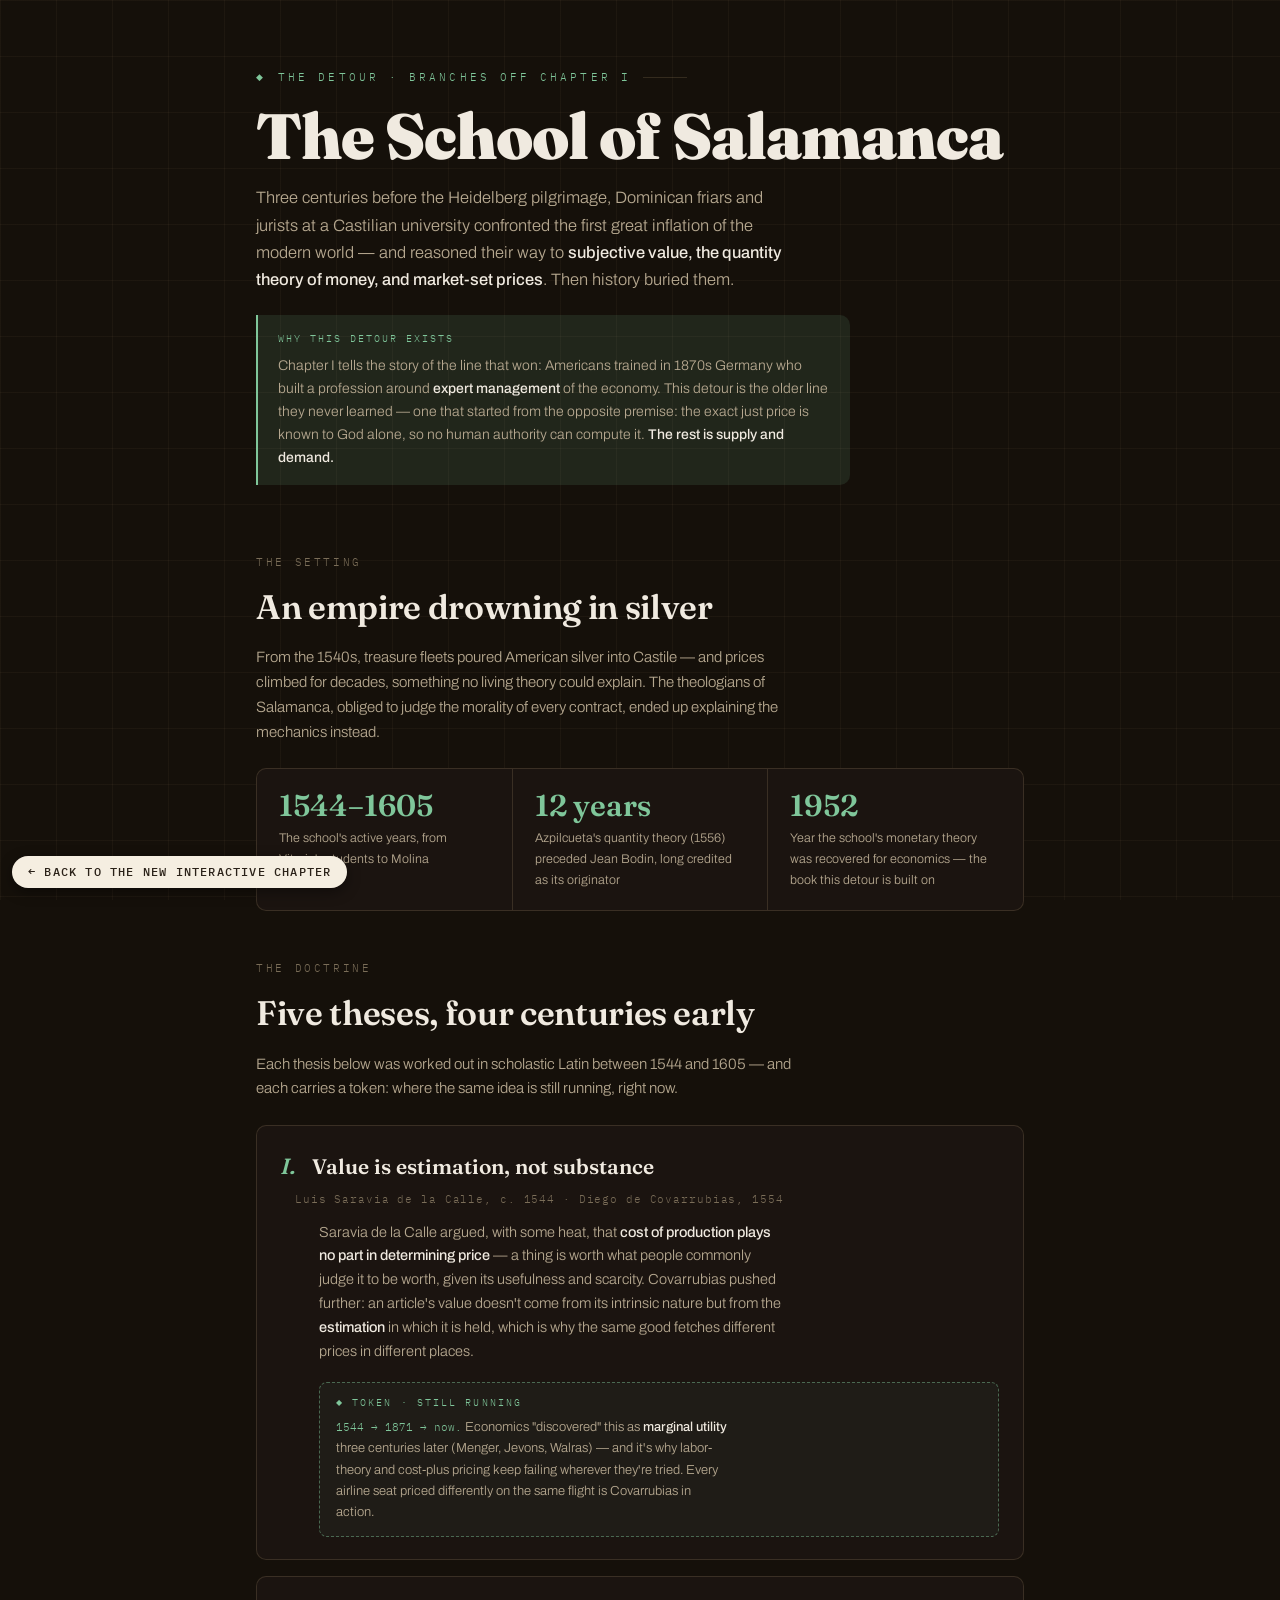
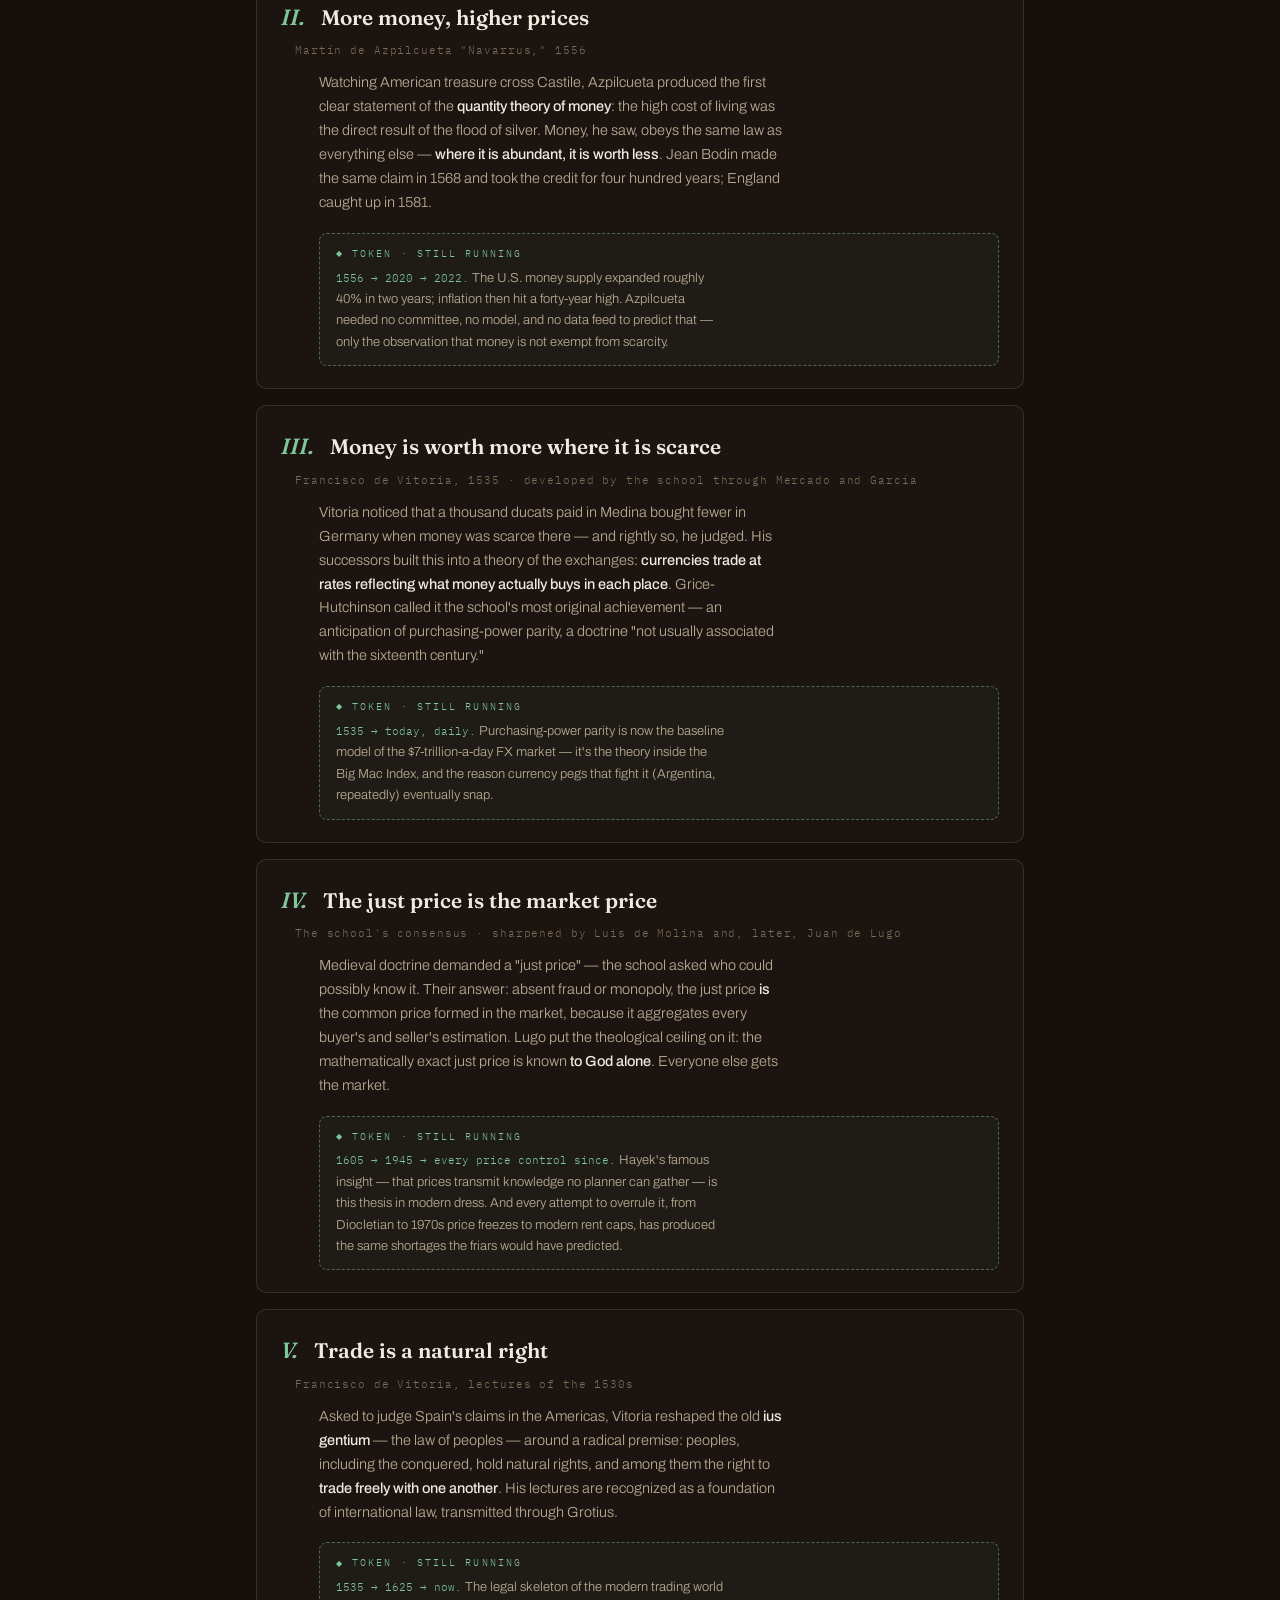
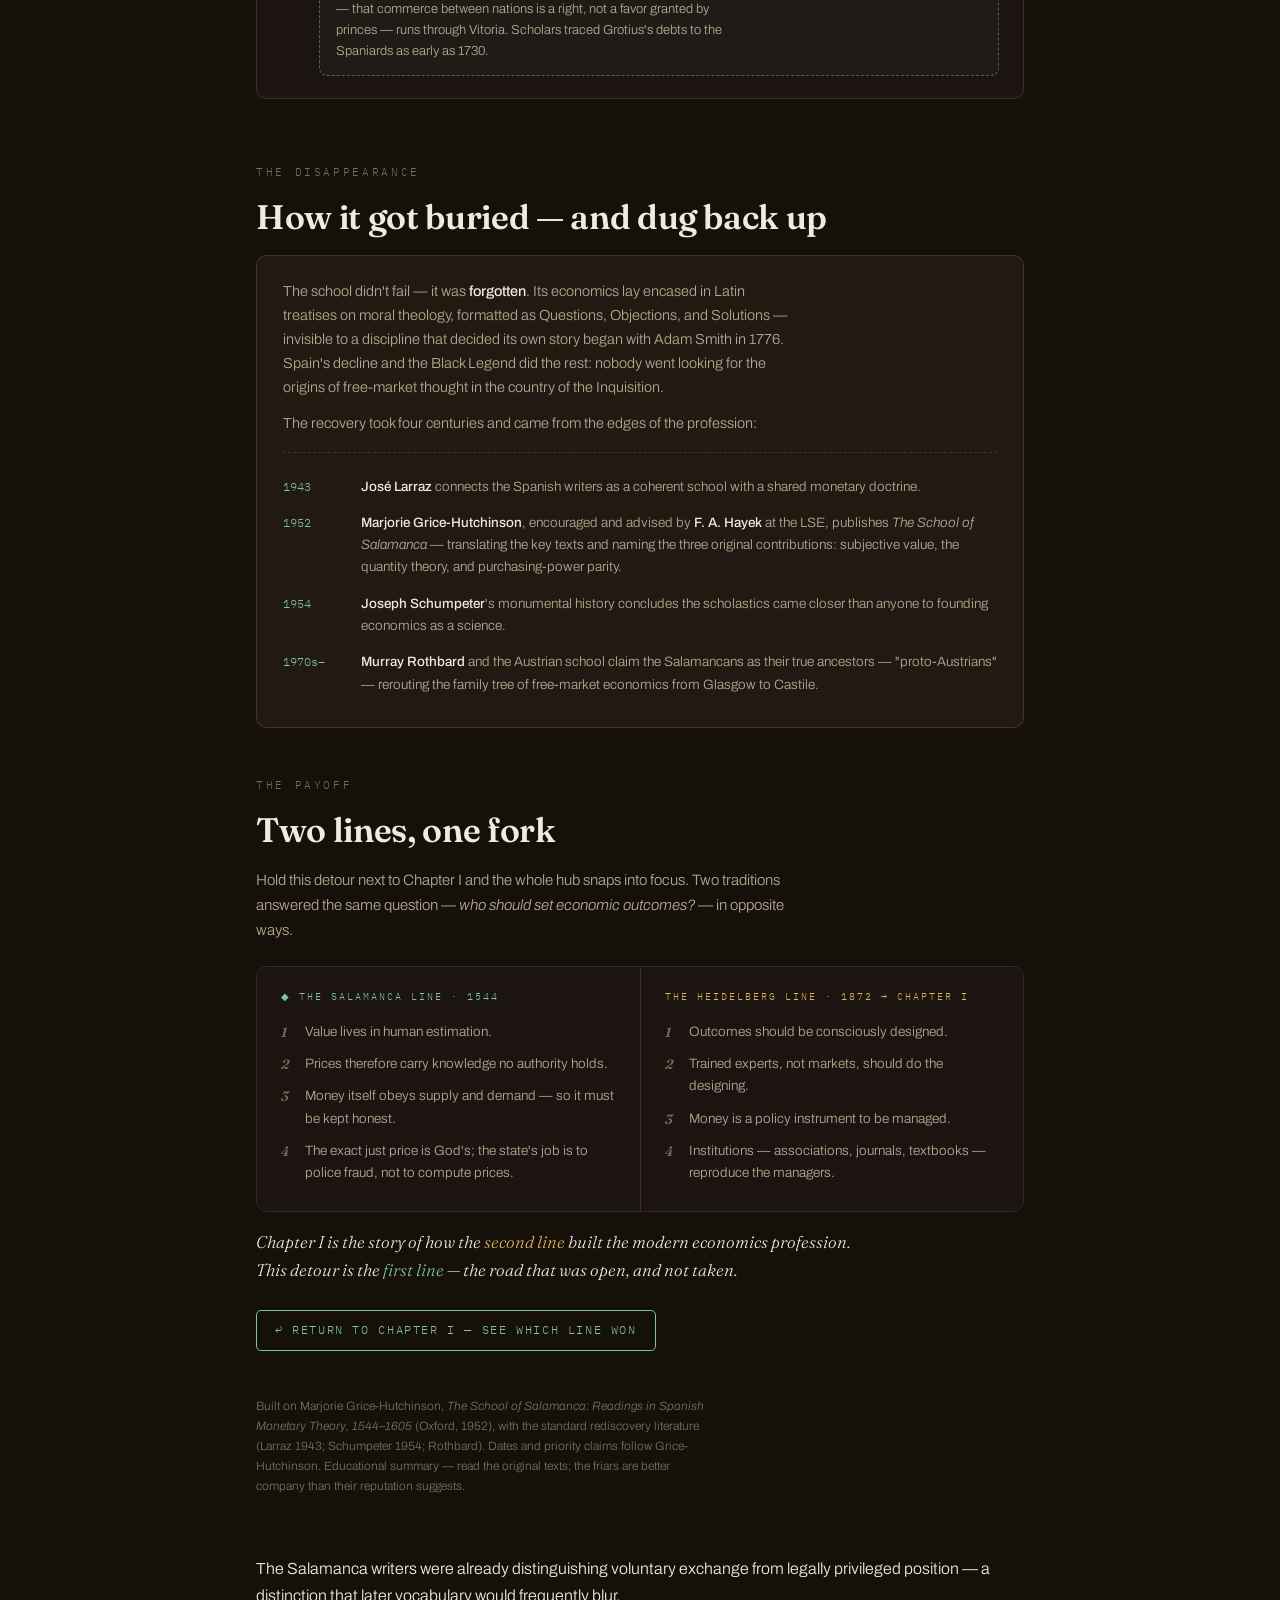
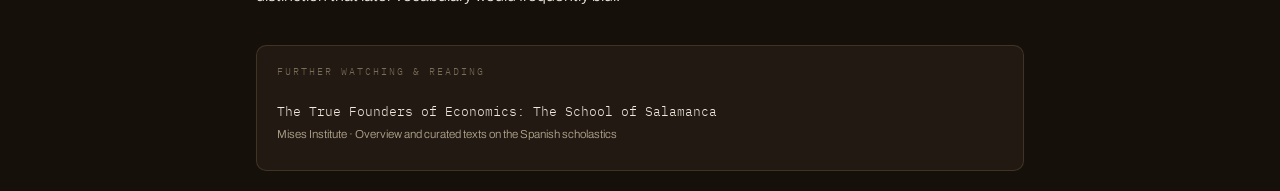
<file: chapters/original/detour.html>
<!DOCTYPE html>
<html lang="en">
<head>
<meta name="robots" content="noindex">
<meta charset="UTF-8">
<meta name="viewport" content="width=device-width, initial-scale=1.0">
<title>The Detour — The School of Salamanca</title>
<link href="https://fonts.googleapis.com/css2?family=Fraunces:ital,opsz,wght@0,9..144,400;0,9..144,600;0,9..144,900;1,9..144,400;1,9..144,600&family=Archivo:wght@300;400;500;600&family=IBM+Plex+Mono:wght@300;400;500&display=swap" rel="stylesheet">
<style>
:root{
  --bg:#15100A; --bg2:#1B1410; --panel:#221A12; --line:rgba(232,203,150,.15);
  --grid:rgba(232,203,150,.045);
  --text:#F0EAE0; --sub:#B5A78F; --faint:#7A6D58;
  --ac:#7FC69A; --ac-soft:rgba(127,198,154,.12); --amber:#E0B458;
  --serif:'Fraunces',Georgia,serif; --sans:'Archivo',system-ui,sans-serif; --mono:'IBM Plex Mono',monospace;
}
*{box-sizing:border-box;margin:0;padding:0}
html{scroll-behavior:smooth}
body{background:var(--bg);color:var(--text);font-family:var(--sans);font-weight:300;line-height:1.65;-webkit-font-smoothing:antialiased}
body::before{content:'';position:fixed;inset:0;pointer-events:none;z-index:0;
  background:linear-gradient(var(--grid) 1px,transparent 1px),linear-gradient(90deg,var(--grid) 1px,transparent 1px);
  background-size:56px 56px}
::selection{background:rgba(127,198,154,.28)}
button{font-family:inherit;cursor:pointer}
:focus-visible{outline:2px solid var(--ac);outline-offset:3px;border-radius:2px}
.wrap{position:relative;z-index:1;max-width:820px;margin:0 auto;padding:0 26px}

header{padding:62px 0 26px}
.eyebrow{font-family:var(--mono);font-size:11px;letter-spacing:.28em;text-transform:uppercase;color:var(--ac);display:inline-flex;align-items:center;gap:12px}
.eyebrow::before{content:'◆';font-size:9px}
.eyebrow::after{content:'';width:44px;height:1px;background:var(--line)}
h1{font-family:var(--serif);font-weight:900;font-size:clamp(38px,6.2vw,64px);line-height:1.0;letter-spacing:-.015em;margin:16px 0 16px}
.lede{color:var(--sub);font-size:16.5px;max-width:60ch}
.lede b{color:var(--text);font-weight:500}

.why{margin-top:22px;border-left:2px solid var(--ac);background:var(--ac-soft);border-radius:0 10px 10px 0;padding:16px 20px;max-width:66ch}
.why p{color:var(--sub);font-size:14px}
.why b{color:var(--text);font-weight:500}
.why .k{font-family:var(--mono);font-size:10px;letter-spacing:.2em;text-transform:uppercase;color:var(--ac);display:block;margin-bottom:6px}

section{padding:42px 0 6px}
.sec-eyebrow{font-family:var(--mono);font-size:11px;letter-spacing:.24em;text-transform:uppercase;color:var(--faint);margin-bottom:8px}
h2{font-family:var(--serif);font-weight:600;font-size:clamp(25px,3.4vw,34px);letter-spacing:-.01em;margin-bottom:10px}
.sec-lede{color:var(--sub);font-size:15px;max-width:62ch;margin-bottom:24px}

/* setting strip */
.ctx{display:flex;border:1px solid var(--line);border-radius:10px;background:var(--bg2);overflow:hidden;flex-wrap:wrap}
.ctx>div{padding:20px 22px;flex:1;min-width:180px}
.ctx>div+div{border-left:1px solid var(--line)}
.ctx .big{font-family:var(--serif);font-weight:600;font-size:30px;color:var(--ac);line-height:1.1}
.ctx .cap{font-size:12.5px;color:var(--sub);margin-top:6px}

/* theses */
.thesis{border:1px solid var(--line);border-radius:10px;background:var(--bg2);margin-bottom:16px;overflow:hidden}
.th-head{padding:22px 24px 0;display:flex;gap:16px;align-items:baseline}
.th-num{font-family:var(--serif);font-style:italic;font-weight:600;font-size:22px;color:var(--ac);flex:none}
.th-title{font-family:var(--serif);font-weight:600;font-size:21px;line-height:1.25}
.th-who{font-family:var(--mono);font-size:11px;letter-spacing:.08em;color:var(--faint);padding:6px 24px 0 0;margin-left:38px}
.th-body{padding:12px 24px 18px;margin-left:38px}
.th-body p{color:var(--sub);font-size:14.5px;max-width:58ch}
.th-body p+p{margin-top:10px}
.th-body b{color:var(--text);font-weight:500}
.token{
  margin:0 24px 22px 62px;border:1px dashed rgba(127,198,154,.45);border-radius:8px;
  padding:12px 16px;background:rgba(127,198,154,.05);
}
.token .tk{font-family:var(--mono);font-size:9.5px;letter-spacing:.22em;text-transform:uppercase;color:var(--ac);display:flex;align-items:center;gap:8px;margin-bottom:6px}
.token .tk::before{content:'◆';font-size:8px}
.token p{color:var(--sub);font-size:13px;max-width:56ch}
.token p b{color:var(--text);font-weight:500}
.token .yrs{font-family:var(--mono);font-size:11px;color:var(--ac)}
@media(max-width:600px){.th-who,.th-body{margin-left:0}.token{margin-left:24px}}

/* burial */
.burial{border:1px solid var(--line);border-radius:10px;background:var(--panel);padding:24px 26px}
.burial p{color:var(--sub);font-size:14.5px;max-width:64ch}
.burial p+p{margin-top:12px}
.burial b{color:var(--text);font-weight:500}
.burial .rediscovery{margin-top:16px;padding-top:16px;border-top:1px dashed var(--line)}
.rd-item{display:grid;grid-template-columns:64px 1fr;gap:14px;padding:7px 0;font-size:13.5px;color:var(--sub)}
.rd-item .y{font-family:var(--mono);font-size:11.5px;color:var(--ac);padding-top:2px}
.rd-item b{color:var(--text);font-weight:500}

/* the fork */
.fork{display:grid;grid-template-columns:1fr 1fr;gap:0;border:1px solid var(--line);border-radius:10px;overflow:hidden}
.fork>div{padding:22px 24px;background:var(--bg2)}
.fork>div+div{border-left:1px solid var(--line)}
.fork .fh{font-family:var(--mono);font-size:10px;letter-spacing:.2em;text-transform:uppercase;margin-bottom:10px}
.fork .f-sala .fh{color:var(--ac)}
.fork .f-heid .fh{color:var(--amber)}
.fork ol{list-style:none;counter-reset:f}
.fork li{counter-increment:f;display:flex;gap:10px;padding:5px 0;font-size:13.5px;color:var(--sub)}
.fork li::before{content:counter(f);font-family:var(--serif);font-style:italic;font-weight:600;color:var(--faint);flex:none;width:14px}
.fork-foot{margin-top:16px;font-family:var(--serif);font-style:italic;font-size:17px;color:var(--text);max-width:56ch}
.fork-foot .g{color:var(--ac)} .fork-foot .a{color:var(--amber)}
@media(max-width:640px){.fork{grid-template-columns:1fr}.fork>div+div{border-left:none;border-top:1px solid var(--line)}}

.return{
  margin:26px 0 0;display:inline-flex;align-items:center;gap:10px;background:none;
  border:1px solid var(--ac);color:var(--ac);border-radius:5px;font-family:var(--mono);
  font-size:11.5px;letter-spacing:.14em;text-transform:uppercase;padding:10px 18px;
  transition:background .2s,color .2s;text-decoration:none;
}
.return:hover{background:var(--ac);color:var(--bg)}
.srcnote{padding:40px 0 60px;color:var(--faint);font-size:12px;max-width:66ch}

/* ===== neat resource / video block ===== */
.res-block{
  margin: 36px 0 20px;
  padding: 18px 20px;
  background: var(--panel, #221A12);
  border: 1px solid var(--line, rgba(232,203,150,.15));
  border-radius: 10px;
}
.res-block .res-label{
  font-family: var(--mono, 'IBM Plex Mono', monospace);
  font-size: 10px;
  letter-spacing: .2em;
  text-transform: uppercase;
  color: var(--faint, #7A6D58);
  margin-bottom: 12px;
}
.res-block a{
  display: block;
  color: var(--text, #F0EAE0);
  text-decoration: none;
  font-family: var(--mono, 'IBM Plex Mono', monospace);
  font-size: 13px;
  padding: 8px 0;
  border-bottom: 1px solid var(--line, rgba(232,203,150,.1));
  transition: color .2s;
}
.res-block a:last-child{ border-bottom: none; }
.res-block a:hover{ color: var(--ac, #E0B458); }
.res-block a .res-meta{
  display: block;
  font-size: 11.5px;
  color: var(--sub, #B5A78F);
  margin-top: 3px;
  font-family: var(--sans, system-ui, sans-serif);
  font-weight: 300;
  letter-spacing: 0;
  text-transform: none;
}

</style>
</head>
<body>
<a href="../detour.html" style="position:fixed;z-index:99999;left:12px;bottom:12px;background:#F5EEE1;color:#2A2118;font:500 12px/1 'IBM Plex Mono',monospace;letter-spacing:.1em;text-transform:uppercase;text-decoration:none;padding:10px 16px;border-radius:999px;box-shadow:0 4px 14px rgba(0,0,0,.4)">← Back to the new interactive chapter</a>
<script>addEventListener('message',function(e){if(e.data&&e.data.hubOpen)location.href=e.data.hubOpen+'.html'});</script>
<div class="wrap">

<header>
  <span class="eyebrow">The Detour · branches off Chapter I</span>
  <h1>The School of Salamanca</h1>
  <p class="lede">Three centuries before the Heidelberg pilgrimage, Dominican friars and jurists at a Castilian university confronted the first great inflation of the modern world — and reasoned their way to <b>subjective value, the quantity theory of money, and market-set prices</b>. Then history buried them.</p>
  <div class="why">
    <span class="k">Why this detour exists</span>
    <p>Chapter I tells the story of the line that won: Americans trained in 1870s Germany who built a profession around <b>expert management</b> of the economy. This detour is the older line they never learned — one that started from the opposite premise: the exact just price is known to God alone, so no human authority can compute it. <b>The rest is supply and demand.</b></p>
  </div>
</header>

<section id="setting">
  <div class="sec-eyebrow">The setting</div>
  <h2>An empire drowning in silver</h2>
  <p class="sec-lede">From the 1540s, treasure fleets poured American silver into Castile — and prices climbed for decades, something no living theory could explain. The theologians of Salamanca, obliged to judge the morality of every contract, ended up explaining the mechanics instead.</p>
  <div class="ctx">
    <div><div class="big">1544–1605</div><div class="cap">The school's active years, from Vitoria's students to Molina</div></div>
    <div><div class="big">12 years</div><div class="cap">Azpilcueta's quantity theory (1556) preceded Jean Bodin, long credited as its originator</div></div>
    <div><div class="big">1952</div><div class="cap">Year the school's monetary theory was recovered for economics — the book this detour is built on</div></div>
  </div>
</section>

<section id="theses">
  <div class="sec-eyebrow">The doctrine</div>
  <h2>Five theses, four centuries early</h2>
  <p class="sec-lede">Each thesis below was worked out in scholastic Latin between 1544 and 1605 — and each carries a token: where the same idea is still running, right now.</p>

  <div class="thesis">
    <div class="th-head"><span class="th-num">I.</span><span class="th-title">Value is estimation, not substance</span></div>
    <div class="th-who">Luis Saravia de la Calle, c. 1544 · Diego de Covarrubias, 1554</div>
    <div class="th-body">
      <p>Saravia de la Calle argued, with some heat, that <b>cost of production plays no part in determining price</b> — a thing is worth what people commonly judge it to be worth, given its usefulness and scarcity. Covarrubias pushed further: an article's value doesn't come from its intrinsic nature but from the <b>estimation</b> in which it is held, which is why the same good fetches different prices in different places.</p>
    </div>
    <div class="token">
      <span class="tk">Token · still running</span>
      <p><span class="yrs">1544 → 1871 → now.</span> Economics "discovered" this as <b>marginal utility</b> three centuries later (Menger, Jevons, Walras) — and it's why labor-theory and cost-plus pricing keep failing wherever they're tried. Every airline seat priced differently on the same flight is Covarrubias in action.</p>
    </div>
  </div>

  <div class="thesis">
    <div class="th-head"><span class="th-num">II.</span><span class="th-title">More money, higher prices</span></div>
    <div class="th-who">Martín de Azpilcueta "Navarrus," 1556</div>
    <div class="th-body">
      <p>Watching American treasure cross Castile, Azpilcueta produced the first clear statement of the <b>quantity theory of money</b>: the high cost of living was the direct result of the flood of silver. Money, he saw, obeys the same law as everything else — <b>where it is abundant, it is worth less</b>. Jean Bodin made the same claim in 1568 and took the credit for four hundred years; England caught up in 1581.</p>
    </div>
    <div class="token">
      <span class="tk">Token · still running</span>
      <p><span class="yrs">1556 → 2020 → 2022.</span> The U.S. money supply expanded roughly 40% in two years; inflation then hit a forty-year high. Azpilcueta needed no committee, no model, and no data feed to predict that — only the observation that money is not exempt from scarcity.</p>
    </div>
  </div>

  <div class="thesis">
    <div class="th-head"><span class="th-num">III.</span><span class="th-title">Money is worth more where it is scarce</span></div>
    <div class="th-who">Francisco de Vitoria, 1535 · developed by the school through Mercado and García</div>
    <div class="th-body">
      <p>Vitoria noticed that a thousand ducats paid in Medina bought fewer in Germany when money was scarce there — and rightly so, he judged. His successors built this into a theory of the exchanges: <b>currencies trade at rates reflecting what money actually buys in each place</b>. Grice-Hutchinson called it the school's most original achievement — an anticipation of purchasing-power parity, a doctrine "not usually associated with the sixteenth century."</p>
    </div>
    <div class="token">
      <span class="tk">Token · still running</span>
      <p><span class="yrs">1535 → today, daily.</span> Purchasing-power parity is now the baseline model of the $7-trillion-a-day FX market — it's the theory inside the Big Mac Index, and the reason currency pegs that fight it (Argentina, repeatedly) eventually snap.</p>
    </div>
  </div>

  <div class="thesis">
    <div class="th-head"><span class="th-num">IV.</span><span class="th-title">The just price is the market price</span></div>
    <div class="th-who">The school's consensus · sharpened by Luis de Molina and, later, Juan de Lugo</div>
    <div class="th-body">
      <p>Medieval doctrine demanded a "just price" — the school asked who could possibly know it. Their answer: absent fraud or monopoly, the just price <b>is</b> the common price formed in the market, because it aggregates every buyer's and seller's estimation. Lugo put the theological ceiling on it: the mathematically exact just price is known <b>to God alone</b>. Everyone else gets the market.</p>
    </div>
    <div class="token">
      <span class="tk">Token · still running</span>
      <p><span class="yrs">1605 → 1945 → every price control since.</span> Hayek's famous insight — that prices transmit knowledge no planner can gather — is this thesis in modern dress. And every attempt to overrule it, from Diocletian to 1970s price freezes to modern rent caps, has produced the same shortages the friars would have predicted.</p>
    </div>
  </div>

  <div class="thesis">
    <div class="th-head"><span class="th-num">V.</span><span class="th-title">Trade is a natural right</span></div>
    <div class="th-who">Francisco de Vitoria, lectures of the 1530s</div>
    <div class="th-body">
      <p>Asked to judge Spain's claims in the Americas, Vitoria reshaped the old <b>ius gentium</b> — the law of peoples — around a radical premise: peoples, including the conquered, hold natural rights, and among them the right to <b>trade freely with one another</b>. His lectures are recognized as a foundation of international law, transmitted through Grotius.</p>
    </div>
    <div class="token">
      <span class="tk">Token · still running</span>
      <p><span class="yrs">1535 → 1625 → now.</span> The legal skeleton of the modern trading world — that commerce between nations is a right, not a favor granted by princes — runs through Vitoria. Scholars traced Grotius's debts to the Spaniards as early as 1730.</p>
    </div>
  </div>
</section>

<section id="burial">
  <div class="sec-eyebrow">The disappearance</div>
  <h2>How it got buried — and dug back up</h2>
  <div class="burial">
    <p>The school didn't fail — it was <b>forgotten</b>. Its economics lay encased in Latin treatises on moral theology, formatted as Questions, Objections, and Solutions — invisible to a discipline that decided its own story began with Adam Smith in 1776. Spain's decline and the Black Legend did the rest: nobody went looking for the origins of free-market thought in the country of the Inquisition.</p>
    <p>The recovery took four centuries and came from the edges of the profession:</p>
    <div class="rediscovery">
      <div class="rd-item"><span class="y">1943</span><div><b>José Larraz</b> connects the Spanish writers as a coherent school with a shared monetary doctrine.</div></div>
      <div class="rd-item"><span class="y">1952</span><div><b>Marjorie Grice-Hutchinson</b>, encouraged and advised by <b>F. A. Hayek</b> at the LSE, publishes <i>The School of Salamanca</i> — translating the key texts and naming the three original contributions: subjective value, the quantity theory, and purchasing-power parity.</div></div>
      <div class="rd-item"><span class="y">1954</span><div><b>Joseph Schumpeter</b>'s monumental history concludes the scholastics came closer than anyone to founding economics as a science.</div></div>
      <div class="rd-item"><span class="y">1970s–</span><div><b>Murray Rothbard</b> and the Austrian school claim the Salamancans as their true ancestors — "proto-Austrians" — rerouting the family tree of free-market economics from Glasgow to Castile.</div></div>
    </div>
  </div>
</section>

<section id="fork">
  <div class="sec-eyebrow">The payoff</div>
  <h2>Two lines, one fork</h2>
  <p class="sec-lede">Hold this detour next to Chapter I and the whole hub snaps into focus. Two traditions answered the same question — <i>who should set economic outcomes?</i> — in opposite ways.</p>
  <div class="fork">
    <div class="f-sala">
      <div class="fh">◆ The Salamanca line · 1544</div>
      <ol>
        <li>Value lives in human estimation.</li>
        <li>Prices therefore carry knowledge no authority holds.</li>
        <li>Money itself obeys supply and demand — so it must be kept honest.</li>
        <li>The exact just price is God's; the state's job is to police fraud, not to compute prices.</li>
      </ol>
    </div>
    <div class="f-heid">
      <div class="fh">The Heidelberg line · 1872 → Chapter I</div>
      <ol>
        <li>Outcomes should be consciously designed.</li>
        <li>Trained experts, not markets, should do the designing.</li>
        <li>Money is a policy instrument to be managed.</li>
        <li>Institutions — associations, journals, textbooks — reproduce the managers.</li>
      </ol>
    </div>
  </div>
  <p class="fork-foot">Chapter I is the story of how the <span class="a">second line</span> built the modern economics profession. This detour is the <span class="g">first line</span> — the road that was open, and not taken.</p>
  <a class="return" href="#" onclick="parent.postMessage({hubOpen:'ideas'},'*');return false;">↩ Return to Chapter I — see which line won</a>
</section>

<p class="srcnote">Built on Marjorie Grice-Hutchinson, <i>The School of Salamanca: Readings in Spanish Monetary Theory, 1544–1605</i> (Oxford, 1952), with the standard rediscovery literature (Larraz 1943; Schumpeter 1954; Rothbard). Dates and priority claims follow Grice-Hutchinson. Educational summary — read the original texts; the friars are better company than their reputation suggests.</p>



<p>The Salamanca writers were already distinguishing voluntary exchange from legally privileged position — a distinction that later vocabulary would frequently blur.</p>

<div class="res-block">
  <div class="res-label">Further watching & reading</div>
  <a href="https://mises.org/mises-wire/true-founders-economics-school-salamanca" target="_blank" rel="noopener">The True Founders of Economics: The School of Salamanca<span class="res-meta">Mises Institute · Overview and curated texts on the Spanish scholastics</span></a>
</div></div>
</body>
</html>
</file>
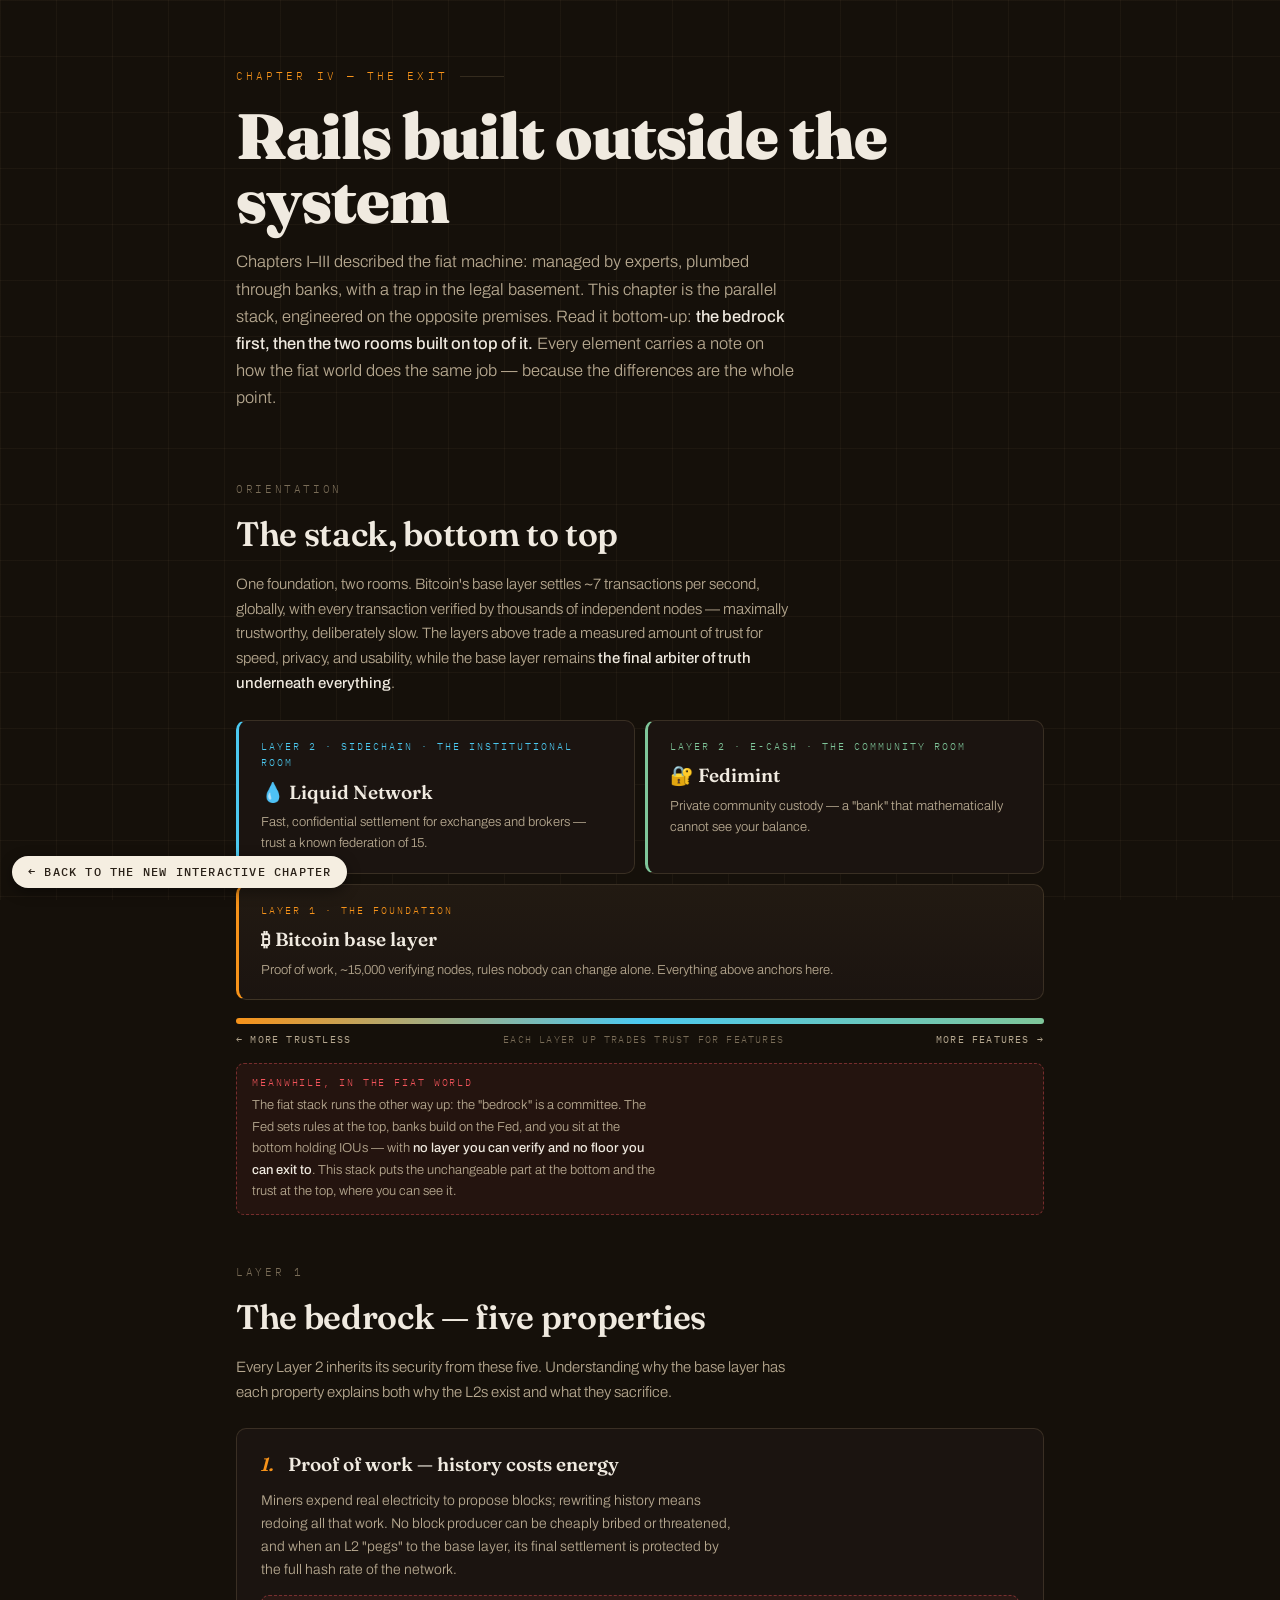
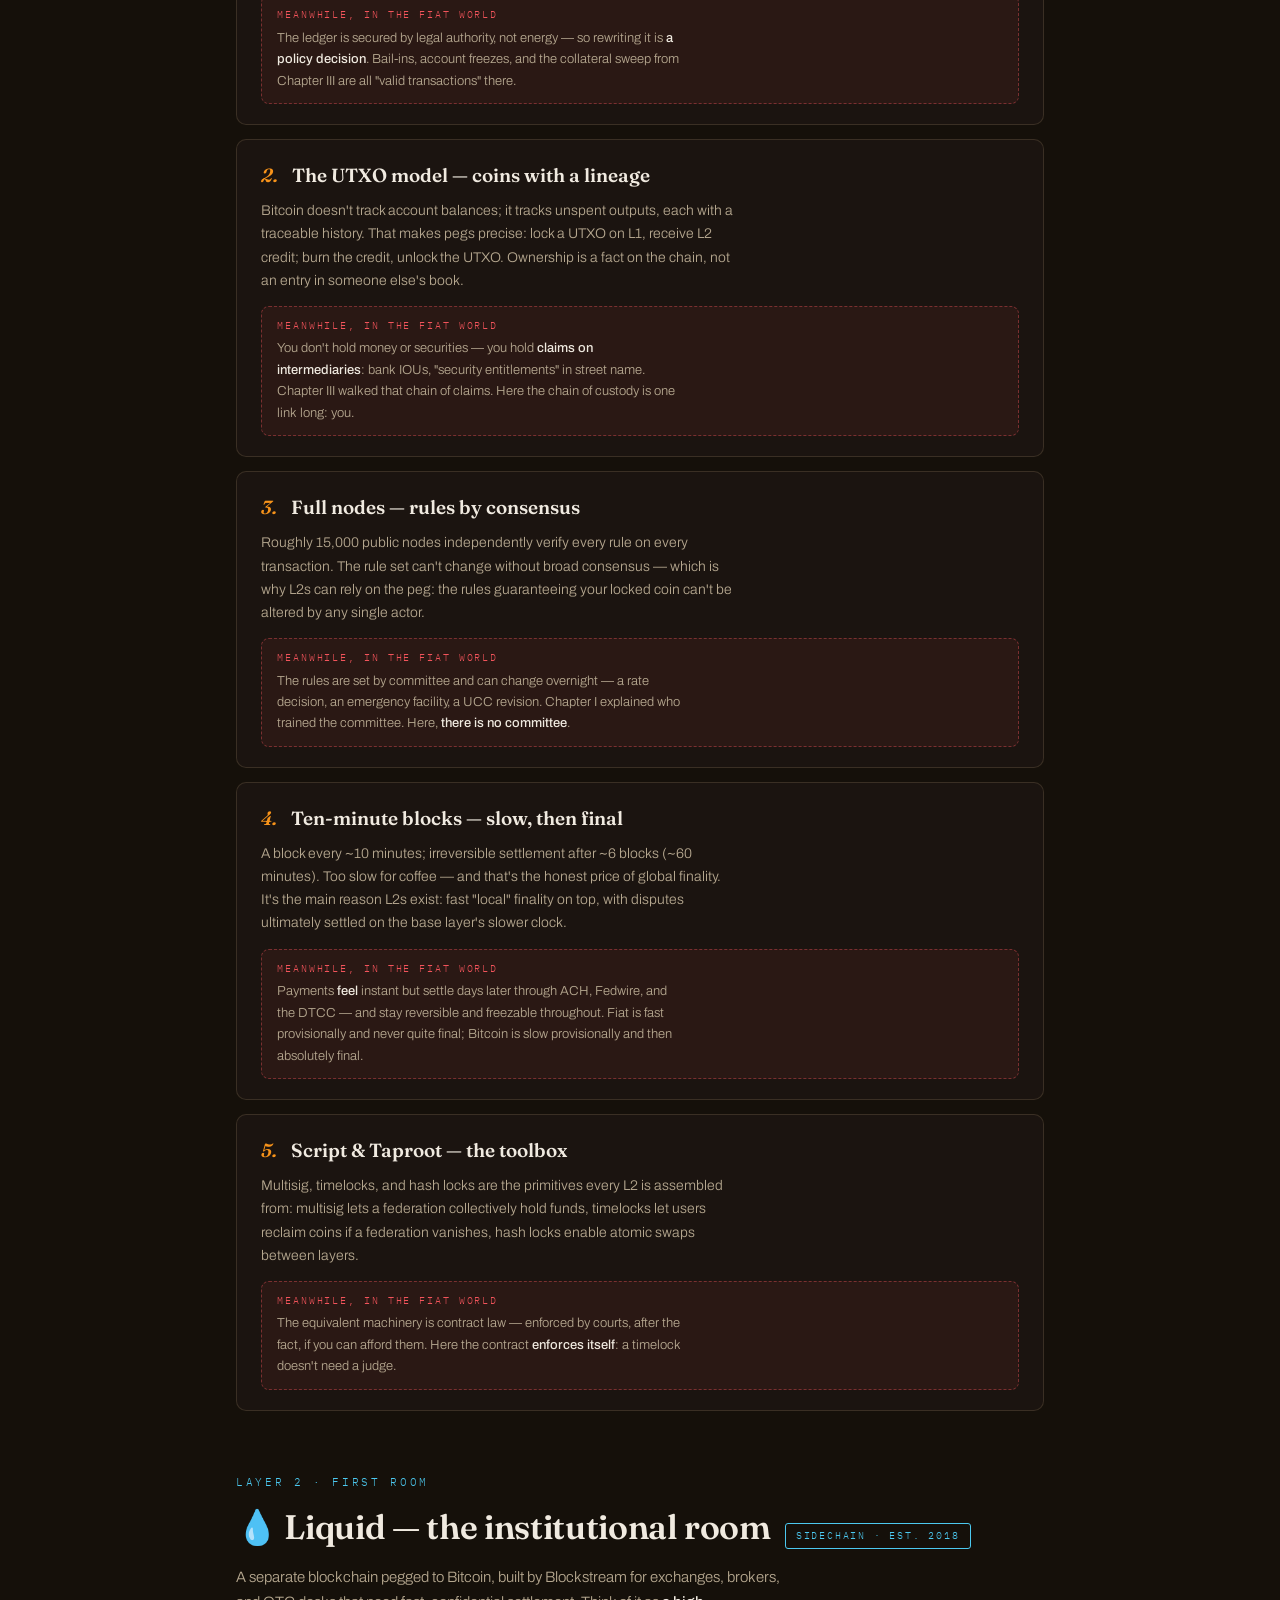
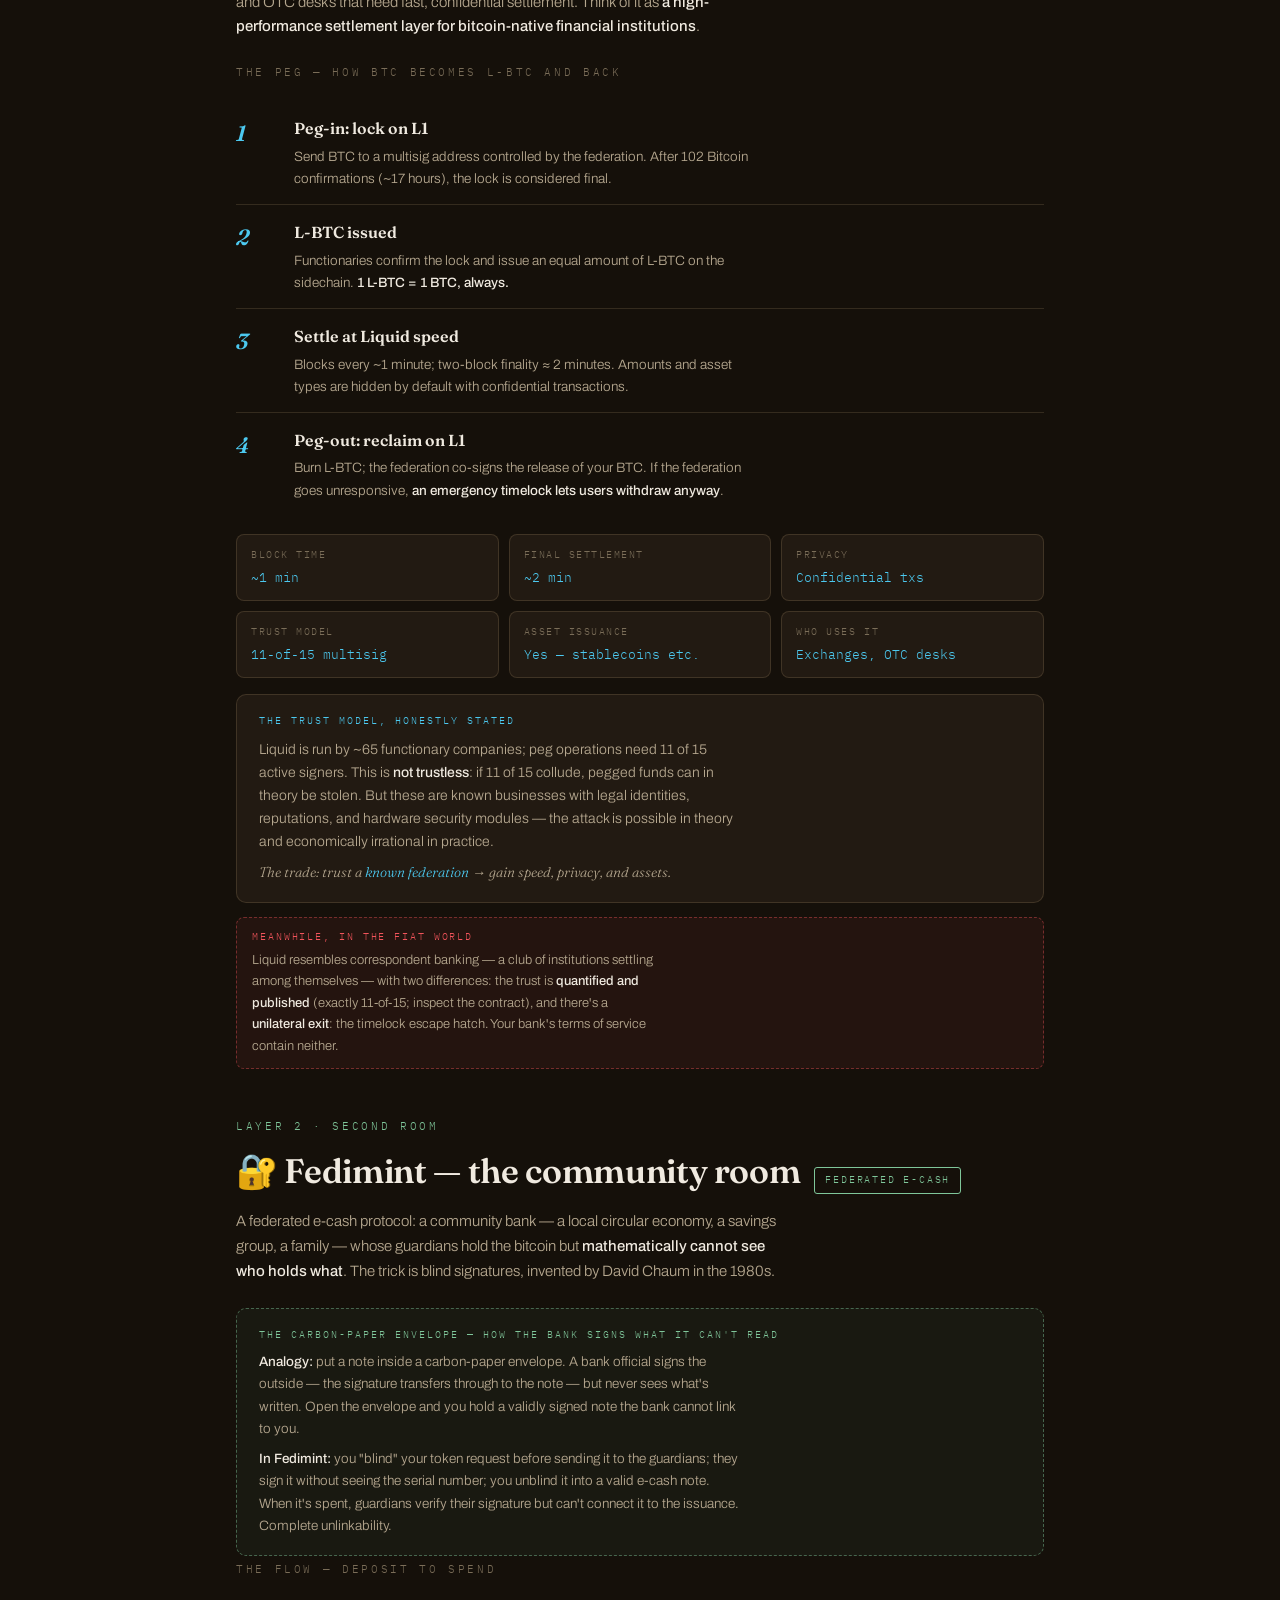
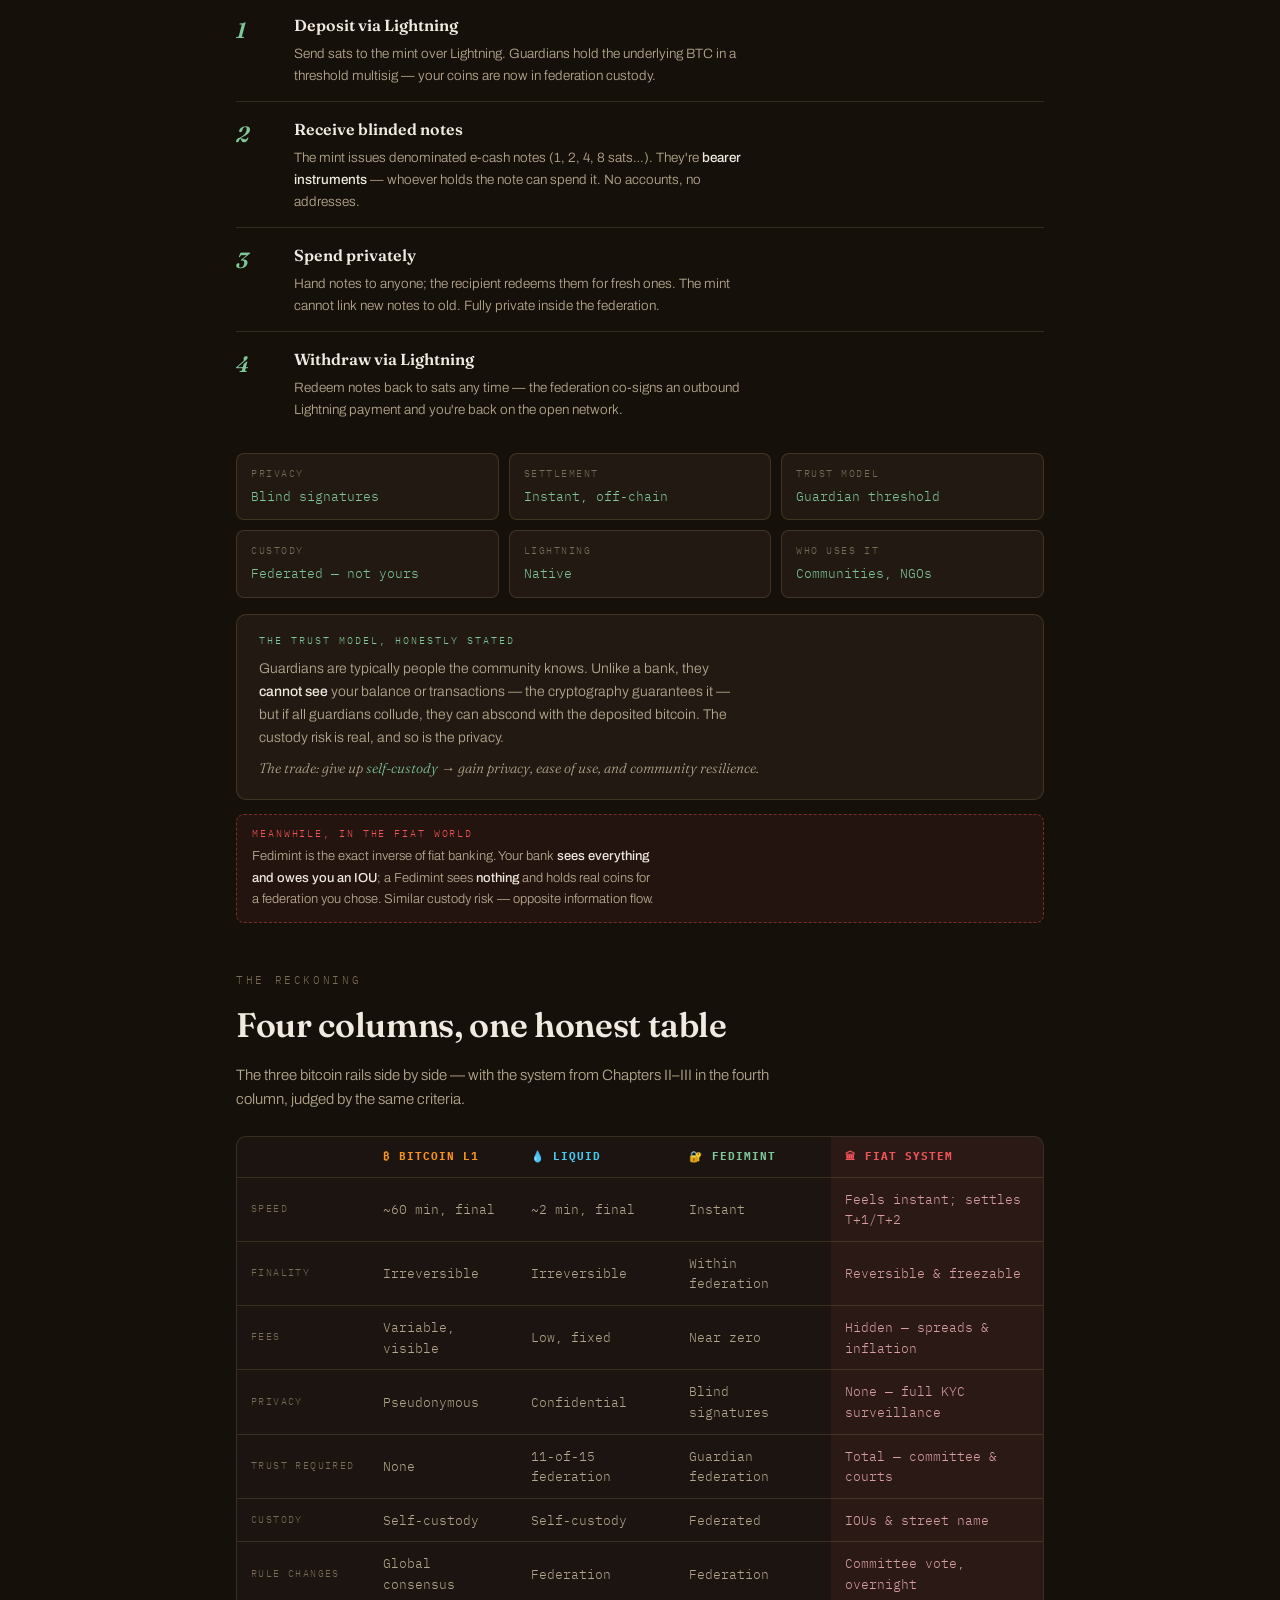
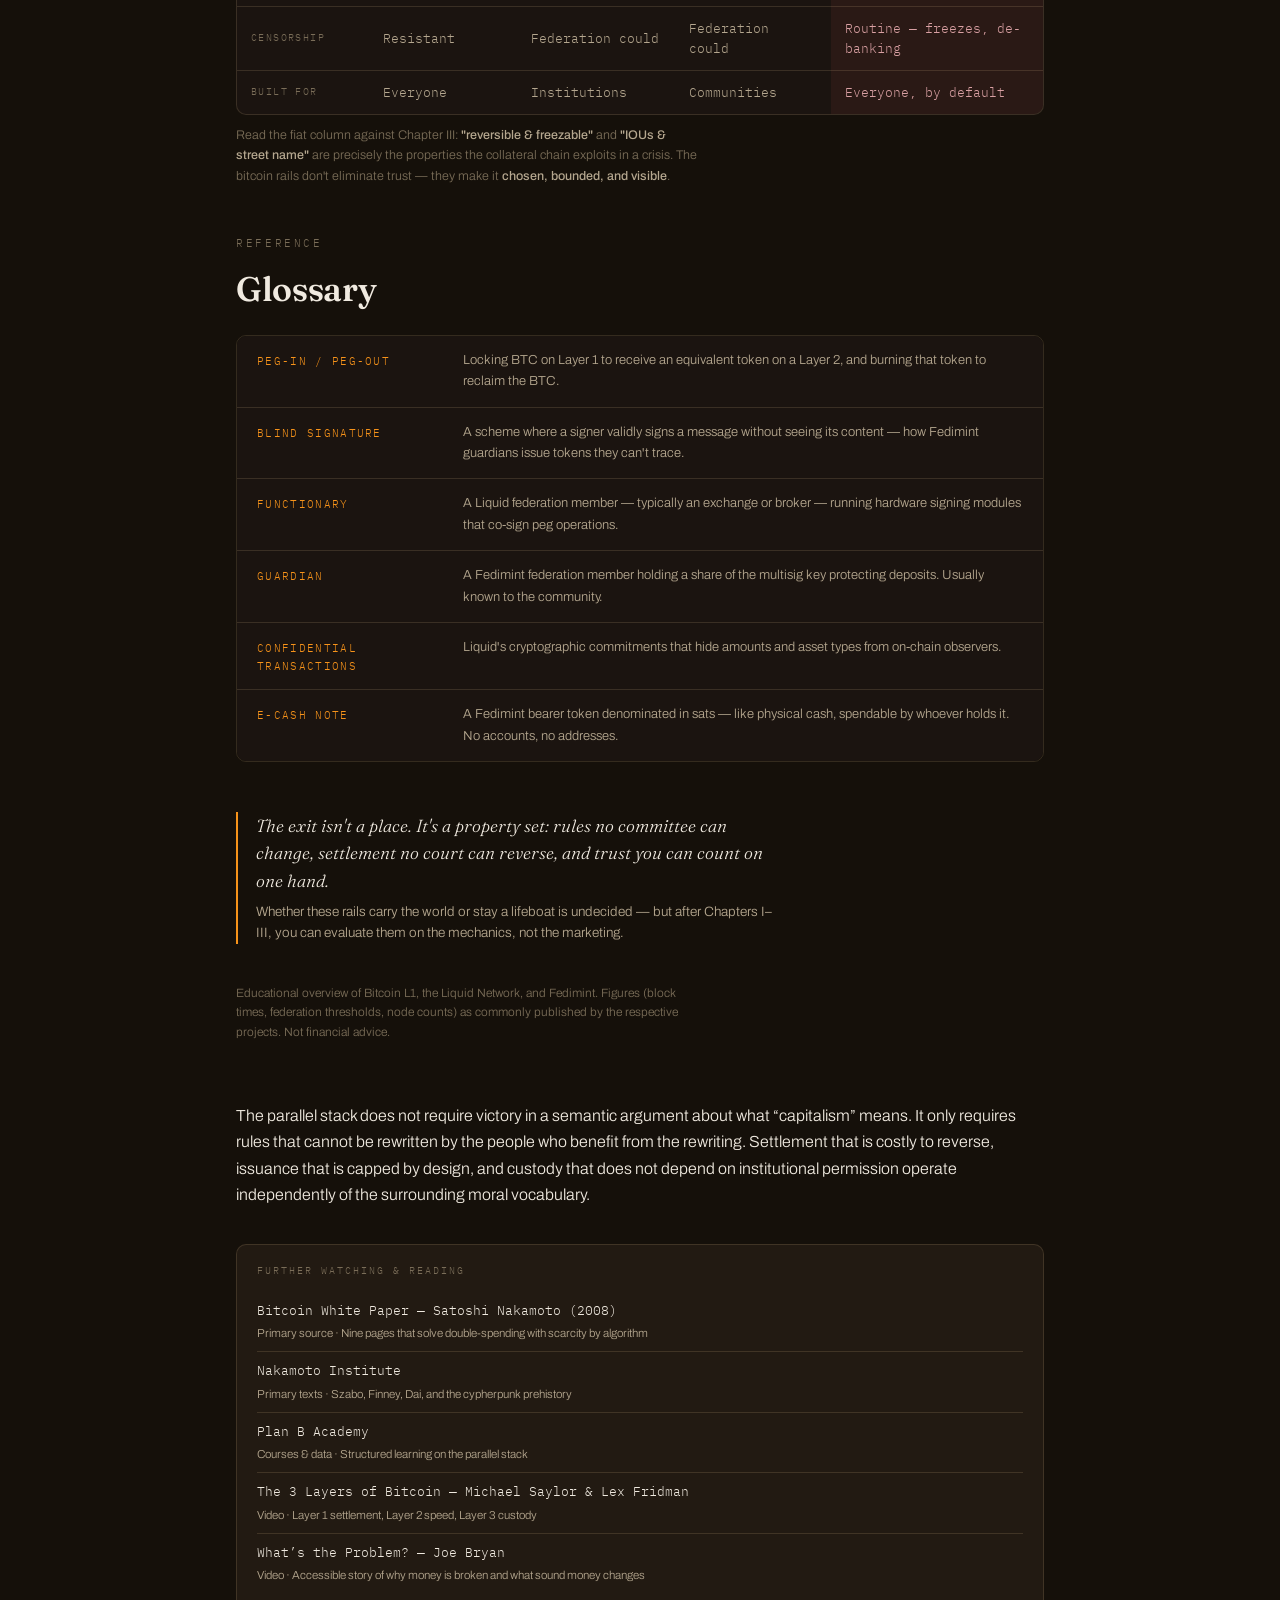
<file: chapters/original/exit.html>
<!DOCTYPE html>
<html lang="en">
<head>
<meta name="robots" content="noindex">
<meta charset="UTF-8">
<meta name="viewport" content="width=device-width, initial-scale=1.0">
<title>Chapter IV — The Exit</title>
<link href="https://fonts.googleapis.com/css2?family=Fraunces:ital,opsz,wght@0,9..144,400;0,9..144,600;0,9..144,900;1,9..144,400;1,9..144,600&family=Archivo:wght@300;400;500;600&family=IBM+Plex+Mono:wght@300;400;500&display=swap" rel="stylesheet">
<style>
:root{
  --bg:#15100A; --bg2:#1B1410; --panel:#221A12; --line:rgba(232,203,150,.15);
  --grid:rgba(232,203,150,.045);
  --text:#F0EAE0; --sub:#B5A78F; --faint:#7A6D58;
  --ac:#F7931A; --ac-soft:rgba(247,147,26,.12);
  --liq:#4CC9F0; --fedi:#7FC69A; --fiat:#F2545B; --fiat-soft:rgba(242,84,91,.07);
  --serif:'Fraunces',Georgia,serif; --sans:'Archivo',system-ui,sans-serif; --mono:'IBM Plex Mono',monospace;
}
*{box-sizing:border-box;margin:0;padding:0}
html{scroll-behavior:smooth}
body{background:var(--bg);color:var(--text);font-family:var(--sans);font-weight:300;line-height:1.65;-webkit-font-smoothing:antialiased}
body::before{content:'';position:fixed;inset:0;pointer-events:none;z-index:0;
  background:linear-gradient(var(--grid) 1px,transparent 1px),linear-gradient(90deg,var(--grid) 1px,transparent 1px);
  background-size:56px 56px}
::selection{background:rgba(247,147,26,.28)}
:focus-visible{outline:2px solid var(--ac);outline-offset:3px;border-radius:2px}
.wrap{position:relative;z-index:1;max-width:860px;margin:0 auto;padding:0 26px}

header{padding:62px 0 26px}
.eyebrow{font-family:var(--mono);font-size:11px;letter-spacing:.28em;text-transform:uppercase;color:var(--ac);display:inline-flex;align-items:center;gap:12px}
.eyebrow::after{content:'';width:44px;height:1px;background:var(--line)}
h1{font-family:var(--serif);font-weight:900;font-size:clamp(38px,6.2vw,64px);line-height:1.0;letter-spacing:-.015em;margin:16px 0 16px}
.lede{color:var(--sub);font-size:16.5px;max-width:62ch}
.lede b{color:var(--text);font-weight:500}

section{padding:42px 0 6px}
.sec-eyebrow{font-family:var(--mono);font-size:11px;letter-spacing:.24em;text-transform:uppercase;color:var(--faint);margin-bottom:8px}
h2{font-family:var(--serif);font-weight:600;font-size:clamp(25px,3.4vw,34px);letter-spacing:-.01em;margin-bottom:10px}
.sec-lede{color:var(--sub);font-size:15px;max-width:62ch;margin-bottom:24px}
.sec-lede b{color:var(--text);font-weight:500}

/* the stack */
.stack{display:flex;flex-direction:column;gap:10px}
.stack-row{display:grid;grid-template-columns:1fr 1fr;gap:10px}
.tier{
  display:block;text-align:left;background:var(--bg2);border:1px solid var(--line);
  border-left:3px solid var(--tc);border-radius:10px;padding:18px 22px;
  color:inherit;text-decoration:none;transition:border-color .2s,transform .2s;
}
.tier:hover{transform:translateY(-2px);border-color:color-mix(in srgb,var(--tc) 45%,var(--line))}
.tier .t-k{font-family:var(--mono);font-size:10px;letter-spacing:.2em;text-transform:uppercase;color:var(--tc);display:block;margin-bottom:5px}
.tier .t-n{font-family:var(--serif);font-weight:600;font-size:19px;display:block}
.tier .t-d{font-size:13px;color:var(--sub);display:block;margin-top:4px}
.tier.base{background:linear-gradient(180deg,var(--panel),var(--bg2))}
.spectrum{margin-top:18px}
.spec-bar{height:6px;border-radius:3px;background:linear-gradient(90deg,var(--ac),var(--liq),var(--fedi))}
.spec-labels{display:flex;justify-content:space-between;font-family:var(--mono);font-size:10px;letter-spacing:.12em;text-transform:uppercase;color:var(--faint);margin-top:8px}
.spec-labels b{color:var(--sub);font-weight:400}
@media(max-width:640px){.stack-row{grid-template-columns:1fr}}

/* fiat contrast strip — the recurring device */
.fiat-note{
  margin-top:14px;border:1px dashed rgba(242,84,91,.4);border-radius:8px;
  padding:11px 15px;background:var(--fiat-soft);
}
.fiat-note .fk{font-family:var(--mono);font-size:9.5px;letter-spacing:.2em;text-transform:uppercase;color:var(--fiat);display:block;margin-bottom:5px}
.fiat-note p{color:var(--sub);font-size:13px;max-width:58ch}
.fiat-note b{color:var(--text);font-weight:500}

/* bedrock properties */
.prop{border:1px solid var(--line);border-radius:10px;background:var(--bg2);padding:20px 24px;margin-bottom:14px}
.prop-head{display:flex;gap:14px;align-items:baseline;margin-bottom:8px}
.prop-num{font-family:var(--serif);font-style:italic;font-weight:600;font-size:19px;color:var(--ac);flex:none}
.prop-title{font-family:var(--serif);font-weight:600;font-size:19px}
.prop-what{color:var(--sub);font-size:14px;max-width:60ch}
.prop b{color:var(--text);font-weight:500}

/* L2 sections */
.l2-head{display:flex;align-items:baseline;gap:14px;flex-wrap:wrap}
.l2-badge{font-family:var(--mono);font-size:10px;letter-spacing:.18em;text-transform:uppercase;padding:4px 10px;border-radius:3px;border:1px solid var(--lc);color:var(--lc)}
.steps{counter-reset:st;margin:20px 0 6px}
.st{display:grid;grid-template-columns:44px 1fr;gap:14px;padding:14px 0;border-bottom:1px solid var(--line);counter-increment:st}
.st:last-child{border-bottom:none}
.st::before{content:counter(st);font-family:var(--serif);font-style:italic;font-weight:600;font-size:22px;color:var(--lc)}
.st h3{font-family:var(--serif);font-weight:600;font-size:16px;margin-bottom:4px}
.st p{color:var(--sub);font-size:13.5px;max-width:58ch}
.st b{color:var(--text);font-weight:500}
.feat{display:grid;grid-template-columns:repeat(3,1fr);gap:10px;margin:18px 0 4px}
.feat>div{border:1px solid var(--line);border-radius:8px;background:var(--panel);padding:12px 14px}
.feat .fl{font-family:var(--mono);font-size:9.5px;letter-spacing:.16em;text-transform:uppercase;color:var(--faint)}
.feat .fv{font-family:var(--mono);font-size:13px;color:var(--lc);margin-top:4px}
@media(max-width:640px){.feat{grid-template-columns:1fr 1fr}}
.trust{margin-top:16px;border:1px solid var(--line);border-radius:10px;background:var(--panel);padding:18px 22px}
.trust .tk{font-family:var(--mono);font-size:10px;letter-spacing:.2em;text-transform:uppercase;color:var(--lc);margin-bottom:8px;display:block}
.trust p{color:var(--sub);font-size:14px;max-width:60ch}
.trust p+p{margin-top:8px}
.trust b{color:var(--text);font-weight:500}
.tradeoff{margin-top:10px;font-family:var(--serif);font-style:italic;font-size:15.5px;color:var(--text)}
.tradeoff i{color:var(--lc)}

/* envelope analogy */
.analogy{border:1px dashed rgba(127,198,154,.45);border-radius:10px;background:rgba(127,198,154,.05);padding:18px 22px;margin:18px 0 4px}
.analogy .ak{font-family:var(--mono);font-size:10px;letter-spacing:.2em;text-transform:uppercase;color:var(--fedi);display:block;margin-bottom:8px}
.analogy p{color:var(--sub);font-size:13.5px;max-width:60ch}
.analogy p+p{margin-top:8px}
.analogy b{color:var(--text);font-weight:500}

/* comparison table */
.cmp{border:1px solid var(--line);border-radius:10px;overflow-x:auto;background:var(--bg2)}
table{border-collapse:collapse;width:100%;min-width:620px}
th,td{padding:11px 14px;text-align:left;font-size:12.5px;border-bottom:1px solid var(--line)}
tr:last-child td{border-bottom:none}
th{font-family:var(--mono);font-size:10.5px;letter-spacing:.1em;text-transform:uppercase;color:var(--text)}
td:first-child{font-family:var(--mono);font-size:10px;letter-spacing:.14em;text-transform:uppercase;color:var(--faint);white-space:nowrap}
td{color:var(--sub);font-family:var(--mono)}
th.c-btc{color:var(--ac)} th.c-liq{color:var(--liq)} th.c-fedi{color:var(--fedi)}
th.c-fiat{color:var(--fiat);background:var(--fiat-soft)}
td.f{background:var(--fiat-soft);color:#D9A0A3}
.cmp-foot{font-size:12.5px;color:var(--faint);margin-top:10px;max-width:66ch}
.cmp-foot b{color:var(--sub);font-weight:500}

/* glossary */
.gloss{border:1px solid var(--line);border-radius:10px;overflow:hidden;margin-top:18px}
.g-row{display:grid;grid-template-columns:190px 1fr;gap:16px;padding:14px 20px;background:var(--bg2)}
.g-row+.g-row{border-top:1px solid var(--line)}
.g-row .gt{font-family:var(--mono);font-size:11px;letter-spacing:.12em;text-transform:uppercase;color:var(--ac);padding-top:2px}
.g-row p{color:var(--sub);font-size:13px}
@media(max-width:600px){.g-row{grid-template-columns:1fr;gap:4px}}

.closer{margin:44px 0 0;border-left:2px solid var(--ac);padding-left:18px;max-width:60ch}
.closer p{font-family:var(--serif);font-style:italic;font-size:17.5px;color:var(--text);line-height:1.55}
.closer .c2{margin-top:8px;font-family:var(--sans);font-style:normal;font-size:13.5px;color:var(--sub)}
.srcnote{padding:40px 0 60px;color:var(--faint);font-size:12px;max-width:66ch}

/* ===== neat resource / video block ===== */
.res-block{
  margin: 36px 0 20px;
  padding: 18px 20px;
  background: var(--panel, #221A12);
  border: 1px solid var(--line, rgba(232,203,150,.15));
  border-radius: 10px;
}
.res-block .res-label{
  font-family: var(--mono, 'IBM Plex Mono', monospace);
  font-size: 10px;
  letter-spacing: .2em;
  text-transform: uppercase;
  color: var(--faint, #7A6D58);
  margin-bottom: 12px;
}
.res-block a{
  display: block;
  color: var(--text, #F0EAE0);
  text-decoration: none;
  font-family: var(--mono, 'IBM Plex Mono', monospace);
  font-size: 13px;
  padding: 8px 0;
  border-bottom: 1px solid var(--line, rgba(232,203,150,.1));
  transition: color .2s;
}
.res-block a:last-child{ border-bottom: none; }
.res-block a:hover{ color: var(--ac, #E0B458); }
.res-block a .res-meta{
  display: block;
  font-size: 11.5px;
  color: var(--sub, #B5A78F);
  margin-top: 3px;
  font-family: var(--sans, system-ui, sans-serif);
  font-weight: 300;
  letter-spacing: 0;
  text-transform: none;
}

</style>
</head>
<body>
<a href="../exit.html" style="position:fixed;z-index:99999;left:12px;bottom:12px;background:#F5EEE1;color:#2A2118;font:500 12px/1 'IBM Plex Mono',monospace;letter-spacing:.1em;text-transform:uppercase;text-decoration:none;padding:10px 16px;border-radius:999px;box-shadow:0 4px 14px rgba(0,0,0,.4)">← Back to the new interactive chapter</a>
<script>addEventListener('message',function(e){if(e.data&&e.data.hubOpen)location.href=e.data.hubOpen+'.html'});</script>
<div class="wrap">

<header>
  <span class="eyebrow">Chapter IV — The Exit</span>
  <h1>Rails built outside the system</h1>
  <p class="lede">Chapters I–III described the fiat machine: managed by experts, plumbed through banks, with a trap in the legal basement. This chapter is the parallel stack, engineered on the opposite premises. Read it bottom-up: <b>the bedrock first, then the two rooms built on top of it.</b> Every element carries a note on how the fiat world does the same job — because the differences are the whole point.</p>
</header>

<section id="stack">
  <div class="sec-eyebrow">Orientation</div>
  <h2>The stack, bottom to top</h2>
  <p class="sec-lede">One foundation, two rooms. Bitcoin's base layer settles ~7 transactions per second, globally, with every transaction verified by thousands of independent nodes — maximally trustworthy, deliberately slow. The layers above trade a measured amount of trust for speed, privacy, and usability, while the base layer remains <b>the final arbiter of truth underneath everything</b>.</p>
  <div class="stack">
    <div class="stack-row">
      <a class="tier" href="#liquid" style="--tc:var(--liq)">
        <span class="t-k">Layer 2 · Sidechain · the institutional room</span>
        <span class="t-n">💧 Liquid Network</span>
        <span class="t-d">Fast, confidential settlement for exchanges and brokers — trust a known federation of 15.</span>
      </a>
      <a class="tier" href="#fedimint" style="--tc:var(--fedi)">
        <span class="t-k">Layer 2 · E-cash · the community room</span>
        <span class="t-n">🔐 Fedimint</span>
        <span class="t-d">Private community custody — a "bank" that mathematically cannot see your balance.</span>
      </a>
    </div>
    <a class="tier base" href="#bedrock" style="--tc:var(--ac)">
      <span class="t-k">Layer 1 · The foundation</span>
      <span class="t-n">₿ Bitcoin base layer</span>
      <span class="t-d">Proof of work, ~15,000 verifying nodes, rules nobody can change alone. Everything above anchors here.</span>
    </a>
  </div>
  <div class="spectrum">
    <div class="spec-bar"></div>
    <div class="spec-labels"><b>← more trustless</b><span>each layer up trades trust for features</span><b>more features →</b></div>
  </div>
  <div class="fiat-note">
    <span class="fk">Meanwhile, in the fiat world</span>
    <p>The fiat stack runs the other way up: the "bedrock" is a committee. The Fed sets rules at the top, banks build on the Fed, and you sit at the bottom holding IOUs — with <b>no layer you can verify and no floor you can exit to</b>. This stack puts the unchangeable part at the bottom and the trust at the top, where you can see it.</p>
  </div>
</section>

<section id="bedrock">
  <div class="sec-eyebrow">Layer 1</div>
  <h2>The bedrock — five properties</h2>
  <p class="sec-lede">Every Layer 2 inherits its security from these five. Understanding why the base layer has each property explains both why the L2s exist and what they sacrifice.</p>

  <div class="prop">
    <div class="prop-head"><span class="prop-num">1.</span><span class="prop-title">Proof of work — history costs energy</span></div>
    <p class="prop-what">Miners expend real electricity to propose blocks; rewriting history means redoing all that work. No block producer can be cheaply bribed or threatened, and when an L2 "pegs" to the base layer, its final settlement is protected by the full hash rate of the network.</p>
    <div class="fiat-note"><span class="fk">Meanwhile, in the fiat world</span>
      <p>The ledger is secured by legal authority, not energy — so rewriting it is <b>a policy decision</b>. Bail-ins, account freezes, and the collateral sweep from Chapter III are all "valid transactions" there.</p></div>
  </div>

  <div class="prop">
    <div class="prop-head"><span class="prop-num">2.</span><span class="prop-title">The UTXO model — coins with a lineage</span></div>
    <p class="prop-what">Bitcoin doesn't track account balances; it tracks unspent outputs, each with a traceable history. That makes pegs precise: lock a UTXO on L1, receive L2 credit; burn the credit, unlock the UTXO. Ownership is a fact on the chain, not an entry in someone else's book.</p>
    <div class="fiat-note"><span class="fk">Meanwhile, in the fiat world</span>
      <p>You don't hold money or securities — you hold <b>claims on intermediaries</b>: bank IOUs, "security entitlements" in street name. Chapter III walked that chain of claims. Here the chain of custody is one link long: you.</p></div>
  </div>

  <div class="prop">
    <div class="prop-head"><span class="prop-num">3.</span><span class="prop-title">Full nodes — rules by consensus</span></div>
    <p class="prop-what">Roughly 15,000 public nodes independently verify every rule on every transaction. The rule set can't change without broad consensus — which is why L2s can rely on the peg: the rules guaranteeing your locked coin can't be altered by any single actor.</p>
    <div class="fiat-note"><span class="fk">Meanwhile, in the fiat world</span>
      <p>The rules are set by committee and can change overnight — a rate decision, an emergency facility, a UCC revision. Chapter I explained who trained the committee. Here, <b>there is no committee</b>.</p></div>
  </div>

  <div class="prop">
    <div class="prop-head"><span class="prop-num">4.</span><span class="prop-title">Ten-minute blocks — slow, then final</span></div>
    <p class="prop-what">A block every ~10 minutes; irreversible settlement after ~6 blocks (~60 minutes). Too slow for coffee — and that's the honest price of global finality. It's the main reason L2s exist: fast "local" finality on top, with disputes ultimately settled on the base layer's slower clock.</p>
    <div class="fiat-note"><span class="fk">Meanwhile, in the fiat world</span>
      <p>Payments <b>feel</b> instant but settle days later through ACH, Fedwire, and the DTCC — and stay reversible and freezable throughout. Fiat is fast provisionally and never quite final; Bitcoin is slow provisionally and then absolutely final.</p></div>
  </div>

  <div class="prop">
    <div class="prop-head"><span class="prop-num">5.</span><span class="prop-title">Script &amp; Taproot — the toolbox</span></div>
    <p class="prop-what">Multisig, timelocks, and hash locks are the primitives every L2 is assembled from: multisig lets a federation collectively hold funds, timelocks let users reclaim coins if a federation vanishes, hash locks enable atomic swaps between layers.</p>
    <div class="fiat-note"><span class="fk">Meanwhile, in the fiat world</span>
      <p>The equivalent machinery is contract law — enforced by courts, after the fact, if you can afford them. Here the contract <b>enforces itself</b>: a timelock doesn't need a judge.</p></div>
  </div>
</section>

<section id="liquid">
  <div class="sec-eyebrow" style="color:var(--liq)">Layer 2 · first room</div>
  <div class="l2-head"><h2>💧 Liquid — the institutional room</h2><span class="l2-badge" style="--lc:var(--liq)">Sidechain · est. 2018</span></div>
  <p class="sec-lede">A separate blockchain pegged to Bitcoin, built by Blockstream for exchanges, brokers, and OTC desks that need fast, confidential settlement. Think of it as <b>a high-performance settlement layer for bitcoin-native financial institutions</b>.</p>

  <div style="--lc:var(--liq)">
    <div class="sec-eyebrow">The peg — how BTC becomes L-BTC and back</div>
    <div class="steps">
      <div class="st"><div><h3>Peg-in: lock on L1</h3><p>Send BTC to a multisig address controlled by the federation. After 102 Bitcoin confirmations (~17 hours), the lock is considered final.</p></div></div>
      <div class="st"><div><h3>L-BTC issued</h3><p>Functionaries confirm the lock and issue an equal amount of L-BTC on the sidechain. <b>1 L-BTC = 1 BTC, always.</b></p></div></div>
      <div class="st"><div><h3>Settle at Liquid speed</h3><p>Blocks every ~1 minute; two-block finality ≈ 2 minutes. Amounts and asset types are hidden by default with confidential transactions.</p></div></div>
      <div class="st"><div><h3>Peg-out: reclaim on L1</h3><p>Burn L-BTC; the federation co-signs the release of your BTC. If the federation goes unresponsive, <b>an emergency timelock lets users withdraw anyway</b>.</p></div></div>
    </div>
    <div class="feat">
      <div><div class="fl">Block time</div><div class="fv">~1 min</div></div>
      <div><div class="fl">Final settlement</div><div class="fv">~2 min</div></div>
      <div><div class="fl">Privacy</div><div class="fv">Confidential txs</div></div>
      <div><div class="fl">Trust model</div><div class="fv">11-of-15 multisig</div></div>
      <div><div class="fl">Asset issuance</div><div class="fv">Yes — stablecoins etc.</div></div>
      <div><div class="fl">Who uses it</div><div class="fv">Exchanges, OTC desks</div></div>
    </div>
    <div class="trust">
      <span class="tk">The trust model, honestly stated</span>
      <p>Liquid is run by ~65 functionary companies; peg operations need 11 of 15 active signers. This is <b>not trustless</b>: if 11 of 15 collude, pegged funds can in theory be stolen. But these are known businesses with legal identities, reputations, and hardware security modules — the attack is possible in theory and economically irrational in practice.</p>
      <p class="tradeoff">The trade: trust a <i>known federation</i> → gain speed, privacy, and assets.</p>
    </div>
    <div class="fiat-note"><span class="fk">Meanwhile, in the fiat world</span>
      <p>Liquid resembles correspondent banking — a club of institutions settling among themselves — with two differences: the trust is <b>quantified and published</b> (exactly 11-of-15; inspect the contract), and there's a <b>unilateral exit</b>: the timelock escape hatch. Your bank's terms of service contain neither.</p></div>
  </div>
</section>

<section id="fedimint">
  <div class="sec-eyebrow" style="color:var(--fedi)">Layer 2 · second room</div>
  <div class="l2-head"><h2>🔐 Fedimint — the community room</h2><span class="l2-badge" style="--lc:var(--fedi)">Federated e-cash</span></div>
  <p class="sec-lede">A federated e-cash protocol: a community bank — a local circular economy, a savings group, a family — whose guardians hold the bitcoin but <b>mathematically cannot see who holds what</b>. The trick is blind signatures, invented by David Chaum in the 1980s.</p>

  <div class="analogy">
    <span class="ak">The carbon-paper envelope — how the bank signs what it can't read</span>
    <p><b>Analogy:</b> put a note inside a carbon-paper envelope. A bank official signs the outside — the signature transfers through to the note — but never sees what's written. Open the envelope and you hold a validly signed note the bank cannot link to you.</p>
    <p><b>In Fedimint:</b> you "blind" your token request before sending it to the guardians; they sign it without seeing the serial number; you unblind it into a valid e-cash note. When it's spent, guardians verify their signature but can't connect it to the issuance. Complete unlinkability.</p>
  </div>

  <div style="--lc:var(--fedi)">
    <div class="sec-eyebrow">The flow — deposit to spend</div>
    <div class="steps">
      <div class="st"><div><h3>Deposit via Lightning</h3><p>Send sats to the mint over Lightning. Guardians hold the underlying BTC in a threshold multisig — your coins are now in federation custody.</p></div></div>
      <div class="st"><div><h3>Receive blinded notes</h3><p>The mint issues denominated e-cash notes (1, 2, 4, 8 sats…). They're <b>bearer instruments</b> — whoever holds the note can spend it. No accounts, no addresses.</p></div></div>
      <div class="st"><div><h3>Spend privately</h3><p>Hand notes to anyone; the recipient redeems them for fresh ones. The mint cannot link new notes to old. Fully private inside the federation.</p></div></div>
      <div class="st"><div><h3>Withdraw via Lightning</h3><p>Redeem notes back to sats any time — the federation co-signs an outbound Lightning payment and you're back on the open network.</p></div></div>
    </div>
    <div class="feat">
      <div><div class="fl">Privacy</div><div class="fv">Blind signatures</div></div>
      <div><div class="fl">Settlement</div><div class="fv">Instant, off-chain</div></div>
      <div><div class="fl">Trust model</div><div class="fv">Guardian threshold</div></div>
      <div><div class="fl">Custody</div><div class="fv">Federated — not yours</div></div>
      <div><div class="fl">Lightning</div><div class="fv">Native</div></div>
      <div><div class="fl">Who uses it</div><div class="fv">Communities, NGOs</div></div>
    </div>
    <div class="trust">
      <span class="tk">The trust model, honestly stated</span>
      <p>Guardians are typically people the community knows. Unlike a bank, they <b>cannot see</b> your balance or transactions — the cryptography guarantees it — but if all guardians collude, they can abscond with the deposited bitcoin. The custody risk is real, and so is the privacy.</p>
      <p class="tradeoff">The trade: give up <i>self-custody</i> → gain privacy, ease of use, and community resilience.</p>
    </div>
    <div class="fiat-note"><span class="fk">Meanwhile, in the fiat world</span>
      <p>Fedimint is the exact inverse of fiat banking. Your bank <b>sees everything and owes you an IOU</b>; a Fedimint sees <b>nothing</b> and holds real coins for a federation you chose. Similar custody risk — opposite information flow.</p></div>
  </div>
</section>

<section id="compare">
  <div class="sec-eyebrow">The reckoning</div>
  <h2>Four columns, one honest table</h2>
  <p class="sec-lede">The three bitcoin rails side by side — with the system from Chapters II–III in the fourth column, judged by the same criteria.</p>
  <div class="cmp"><table>
    <tr><th></th><th class="c-btc">₿ Bitcoin L1</th><th class="c-liq">💧 Liquid</th><th class="c-fedi">🔐 Fedimint</th><th class="c-fiat">🏛 Fiat system</th></tr>
    <tr><td>Speed</td><td>~60 min, final</td><td>~2 min, final</td><td>Instant</td><td class="f">Feels instant; settles T+1/T+2</td></tr>
    <tr><td>Finality</td><td>Irreversible</td><td>Irreversible</td><td>Within federation</td><td class="f">Reversible &amp; freezable</td></tr>
    <tr><td>Fees</td><td>Variable, visible</td><td>Low, fixed</td><td>Near zero</td><td class="f">Hidden — spreads &amp; inflation</td></tr>
    <tr><td>Privacy</td><td>Pseudonymous</td><td>Confidential</td><td>Blind signatures</td><td class="f">None — full KYC surveillance</td></tr>
    <tr><td>Trust required</td><td>None</td><td>11-of-15 federation</td><td>Guardian federation</td><td class="f">Total — committee &amp; courts</td></tr>
    <tr><td>Custody</td><td>Self-custody</td><td>Self-custody</td><td>Federated</td><td class="f">IOUs &amp; street name</td></tr>
    <tr><td>Rule changes</td><td>Global consensus</td><td>Federation</td><td>Federation</td><td class="f">Committee vote, overnight</td></tr>
    <tr><td>Censorship</td><td>Resistant</td><td>Federation could</td><td>Federation could</td><td class="f">Routine — freezes, de-banking</td></tr>
    <tr><td>Built for</td><td>Everyone</td><td>Institutions</td><td>Communities</td><td class="f">Everyone, by default</td></tr>
  </table></div>
  <p class="cmp-foot">Read the fiat column against Chapter III: <b>"reversible &amp; freezable"</b> and <b>"IOUs &amp; street name"</b> are precisely the properties the collateral chain exploits in a crisis. The bitcoin rails don't eliminate trust — they make it <b>chosen, bounded, and visible</b>.</p>
</section>

<section id="glossary">
  <div class="sec-eyebrow">Reference</div>
  <h2>Glossary</h2>
  <div class="gloss">
    <div class="g-row"><span class="gt">Peg-in / peg-out</span><p>Locking BTC on Layer 1 to receive an equivalent token on a Layer 2, and burning that token to reclaim the BTC.</p></div>
    <div class="g-row"><span class="gt">Blind signature</span><p>A scheme where a signer validly signs a message without seeing its content — how Fedimint guardians issue tokens they can't trace.</p></div>
    <div class="g-row"><span class="gt">Functionary</span><p>A Liquid federation member — typically an exchange or broker — running hardware signing modules that co-sign peg operations.</p></div>
    <div class="g-row"><span class="gt">Guardian</span><p>A Fedimint federation member holding a share of the multisig key protecting deposits. Usually known to the community.</p></div>
    <div class="g-row"><span class="gt">Confidential transactions</span><p>Liquid's cryptographic commitments that hide amounts and asset types from on-chain observers.</p></div>
    <div class="g-row"><span class="gt">E-cash note</span><p>A Fedimint bearer token denominated in sats — like physical cash, spendable by whoever holds it. No accounts, no addresses.</p></div>
  </div>
</section>

<div class="closer">
  <p>The exit isn't a place. It's a property set: rules no committee can change, settlement no court can reverse, and trust you can count on one hand.</p>
  <p class="c2">Whether these rails carry the world or stay a lifeboat is undecided — but after Chapters I–III, you can evaluate them on the mechanics, not the marketing.</p>
</div>

<p class="srcnote">Educational overview of Bitcoin L1, the Liquid Network, and Fedimint. Figures (block times, federation thresholds, node counts) as commonly published by the respective projects. Not financial advice.</p>




<p>The parallel stack does not require victory in a semantic argument about what “capitalism” means. It only requires rules that cannot be rewritten by the people who benefit from the rewriting. Settlement that is costly to reverse, issuance that is capped by design, and custody that does not depend on institutional permission operate independently of the surrounding moral vocabulary.</p>

<div class="res-block">
  <div class="res-label">Further watching & reading</div>
  <a href="https://bitcoin.org/bitcoin.pdf" target="_blank" rel="noopener">Bitcoin White Paper — Satoshi Nakamoto (2008)<span class="res-meta">Primary source · Nine pages that solve double-spending with scarcity by algorithm</span></a>
  <a href="https://nakamotoinstitute.org/" target="_blank" rel="noopener">Nakamoto Institute<span class="res-meta">Primary texts · Szabo, Finney, Dai, and the cypherpunk prehistory</span></a>
  <a href="https://planb.academy/en/learn-anytime" target="_blank" rel="noopener">Plan B Academy<span class="res-meta">Courses & data · Structured learning on the parallel stack</span></a>
  <a href="https://youtu.be/JXdT9lQgf_Y" target="_blank" rel="noopener">The 3 Layers of Bitcoin — Michael Saylor & Lex Fridman<span class="res-meta">Video · Layer 1 settlement, Layer 2 speed, Layer 3 custody</span></a>
  <a href="https://youtu.be/YtFOxNbmD38" target="_blank" rel="noopener">What’s the Problem? — Joe Bryan<span class="res-meta">Video · Accessible story of why money is broken and what sound money changes</span></a>
</div>
</div>
</body>
</html>
</file>
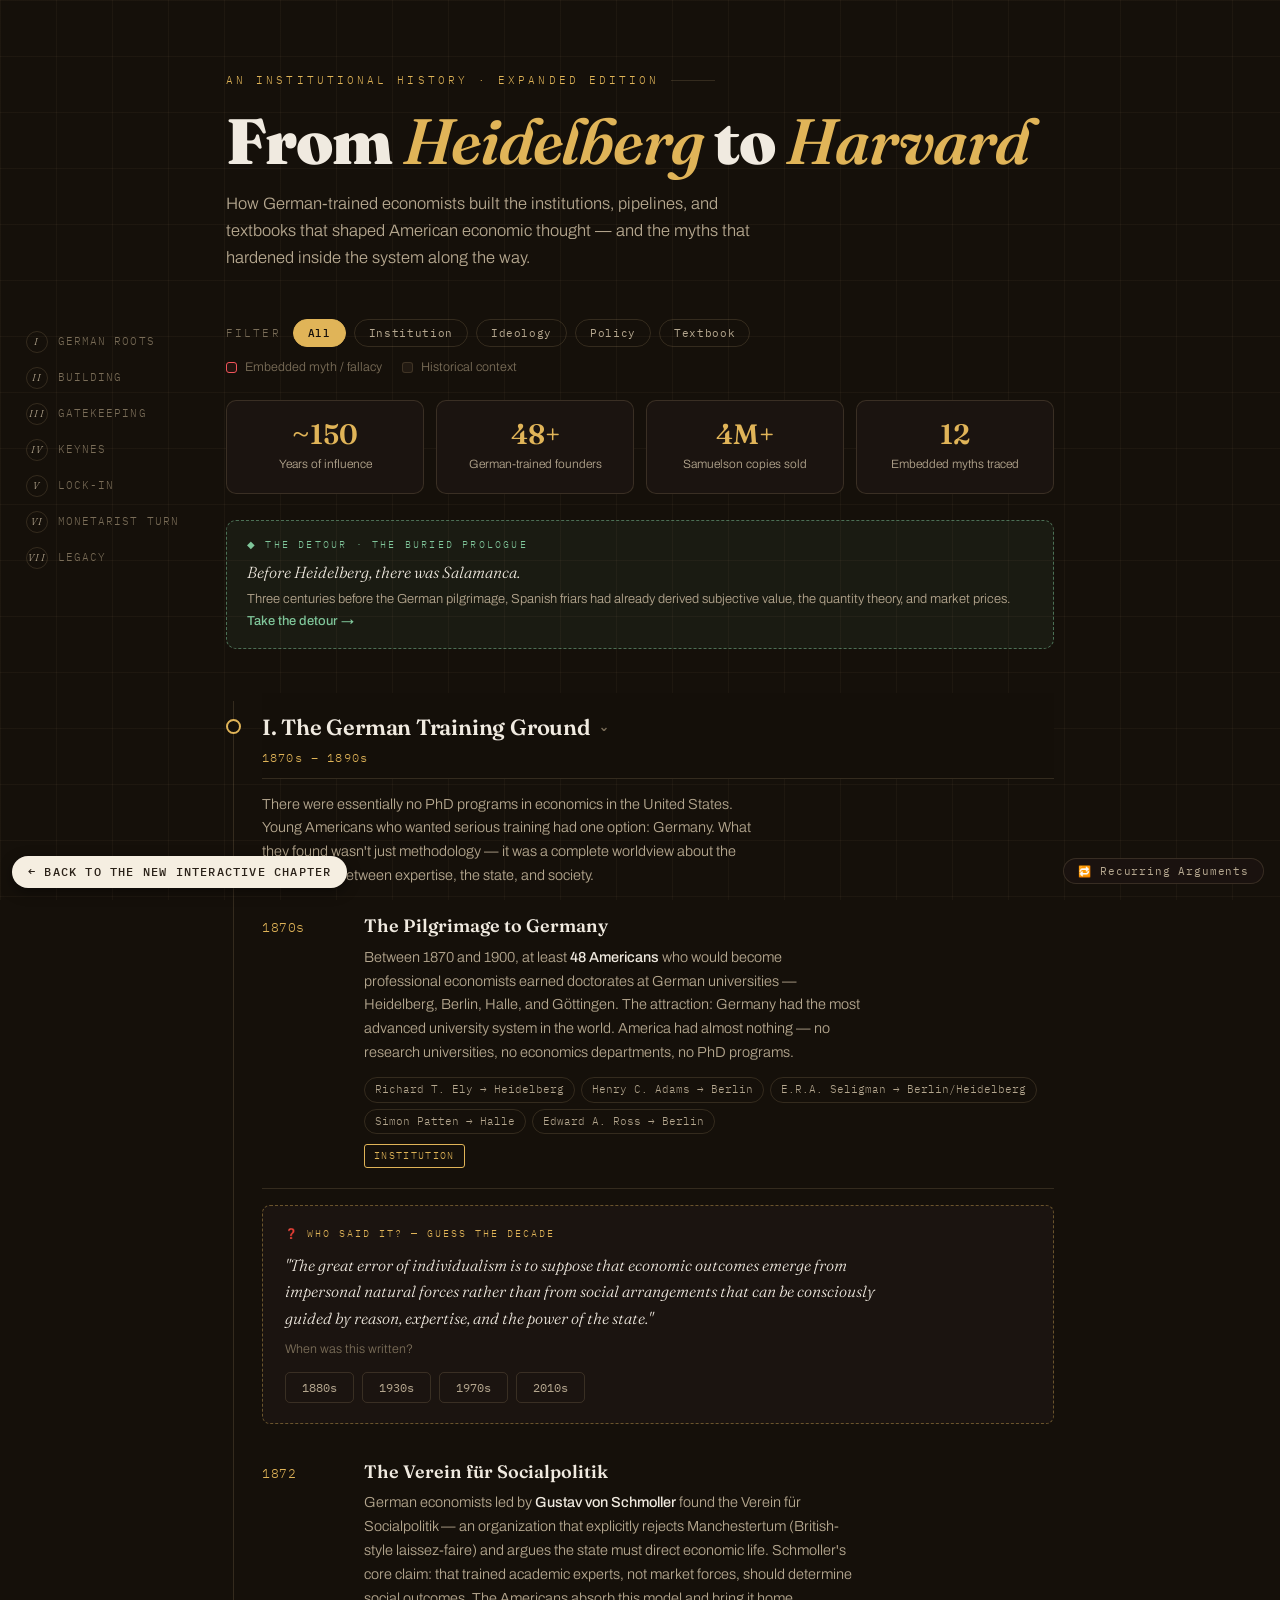
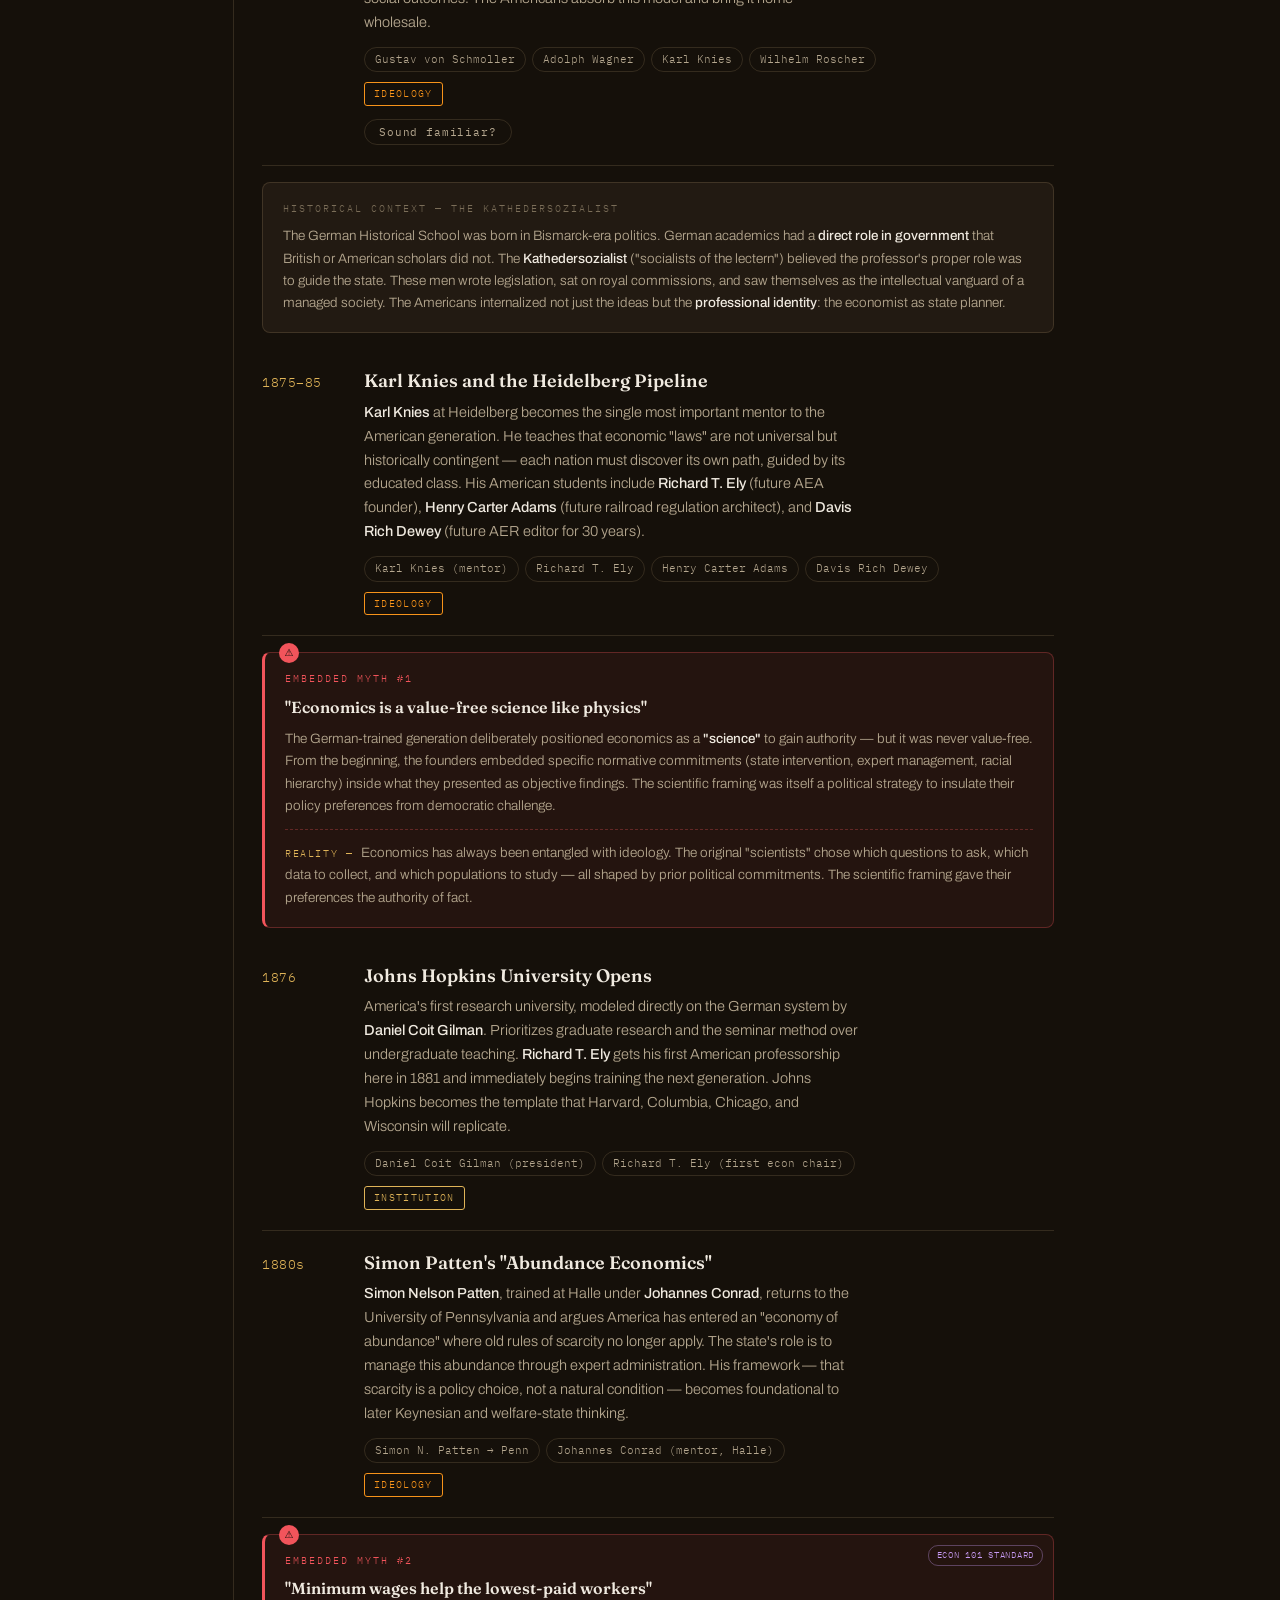
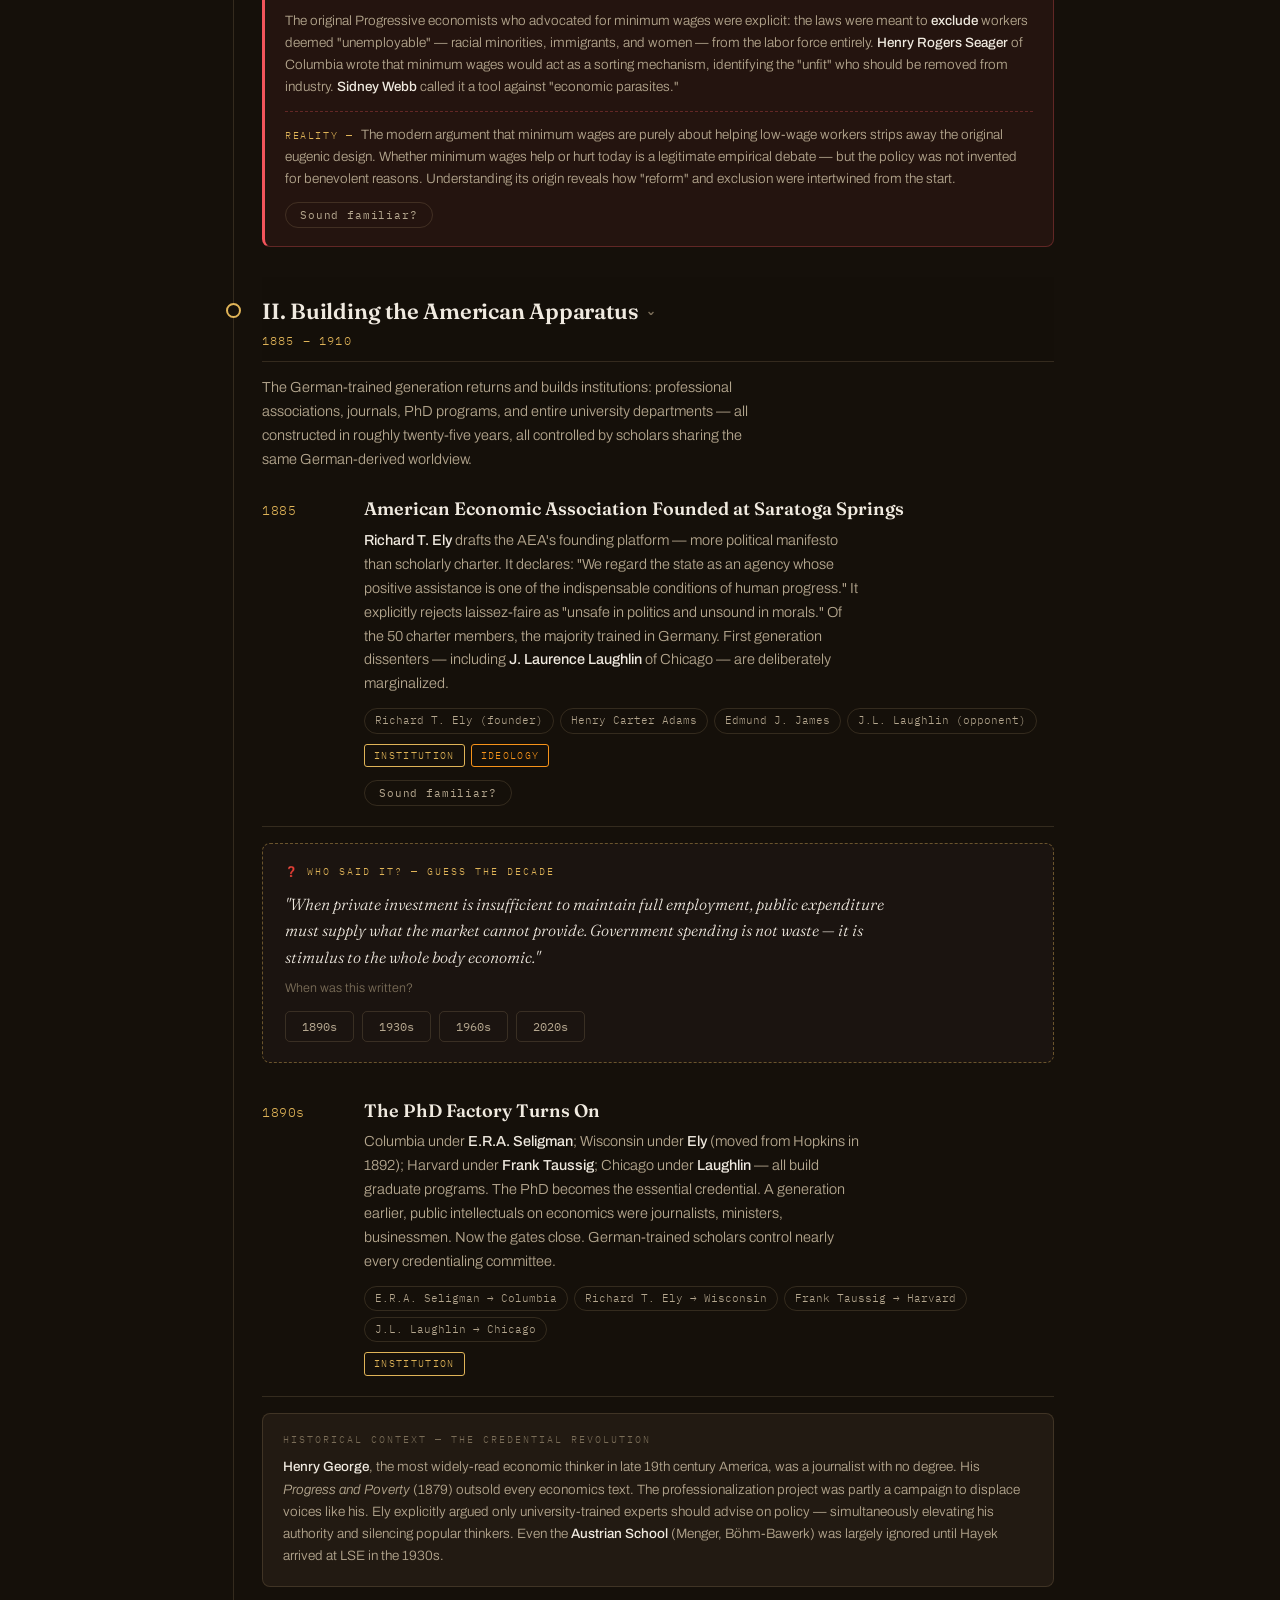
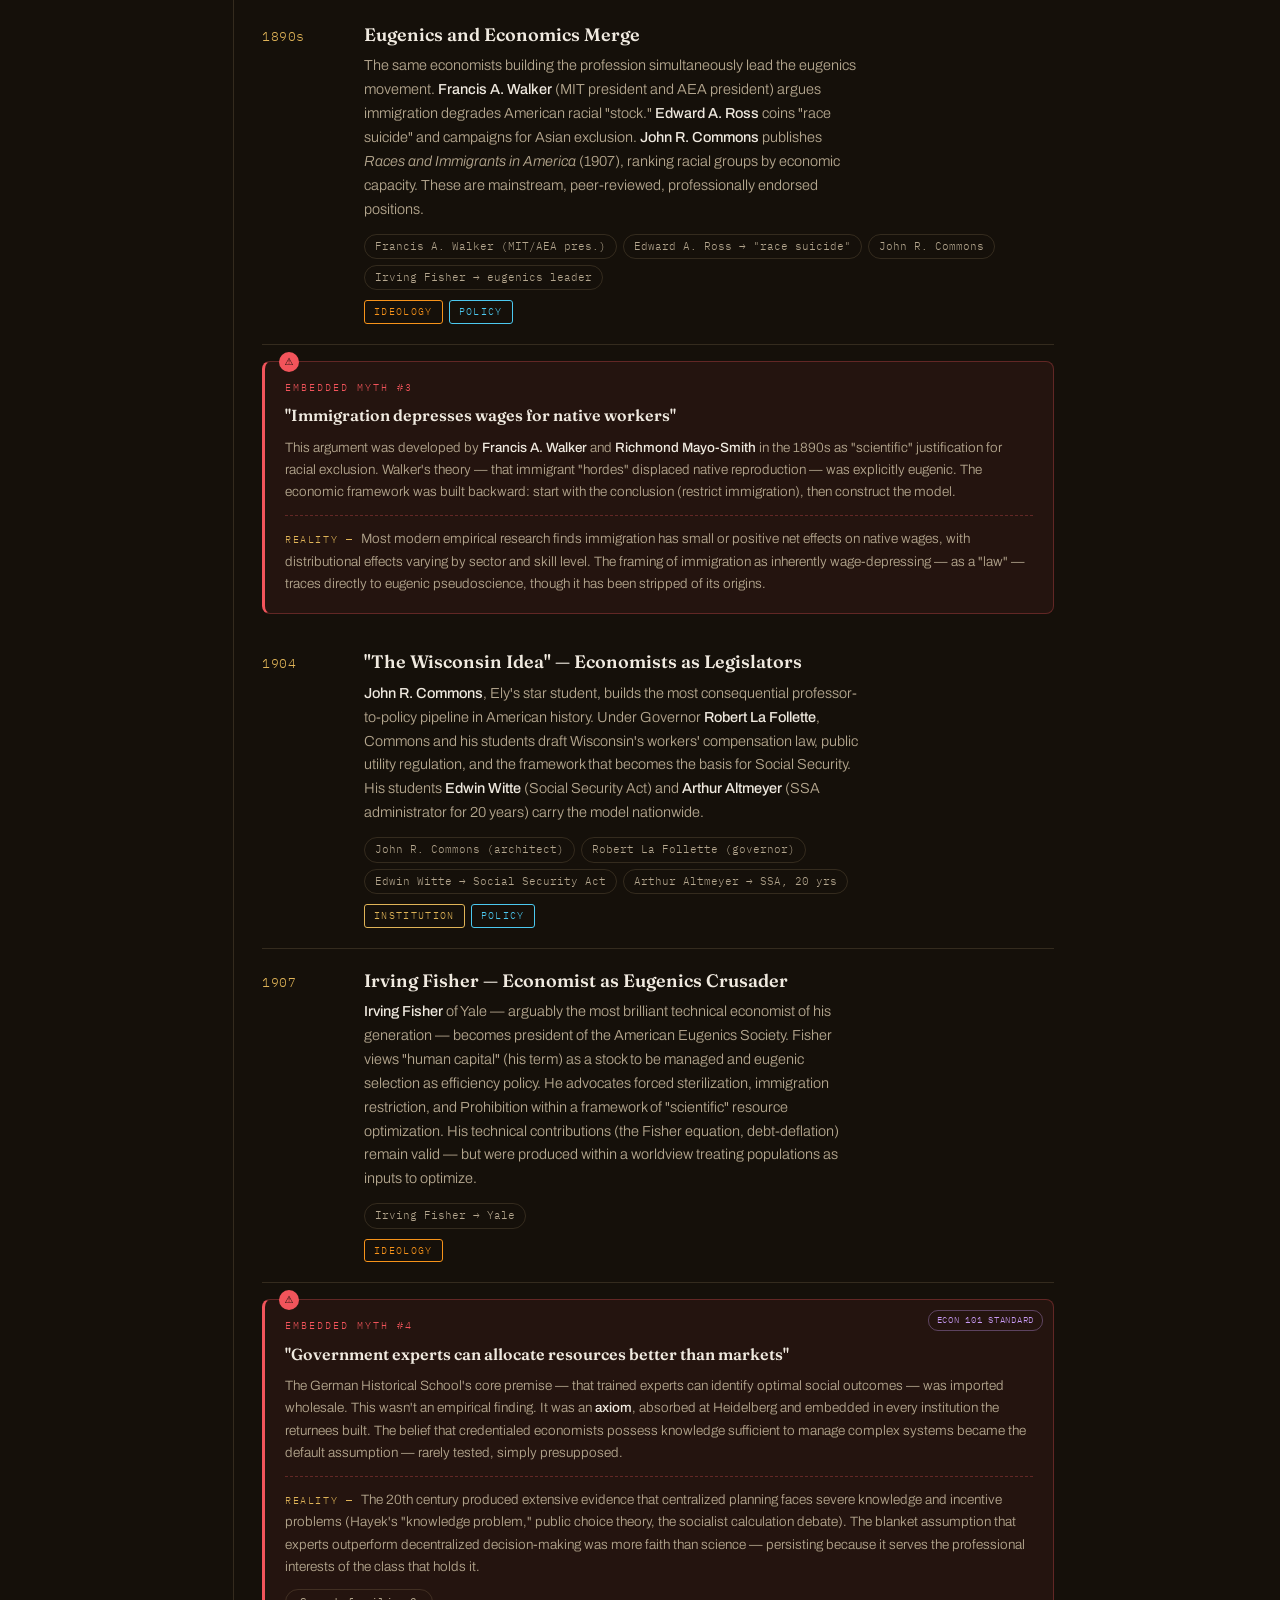
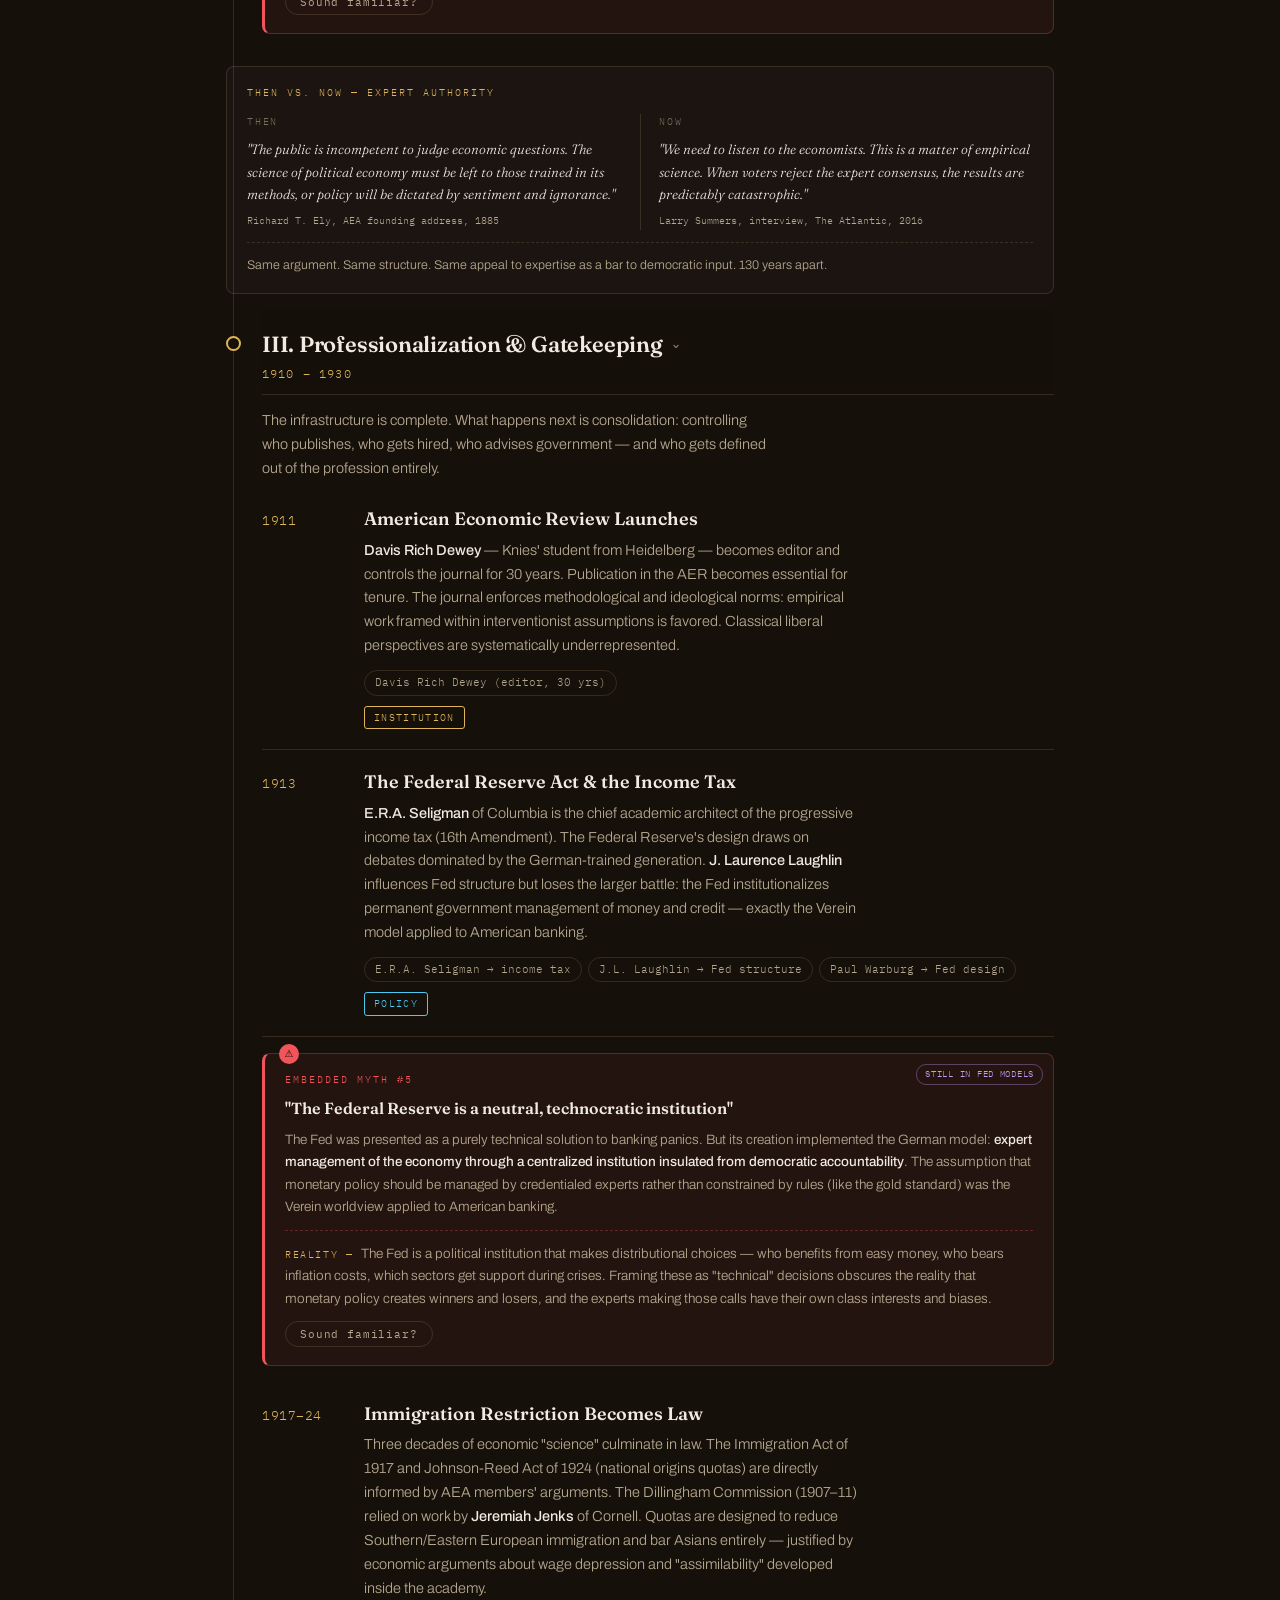
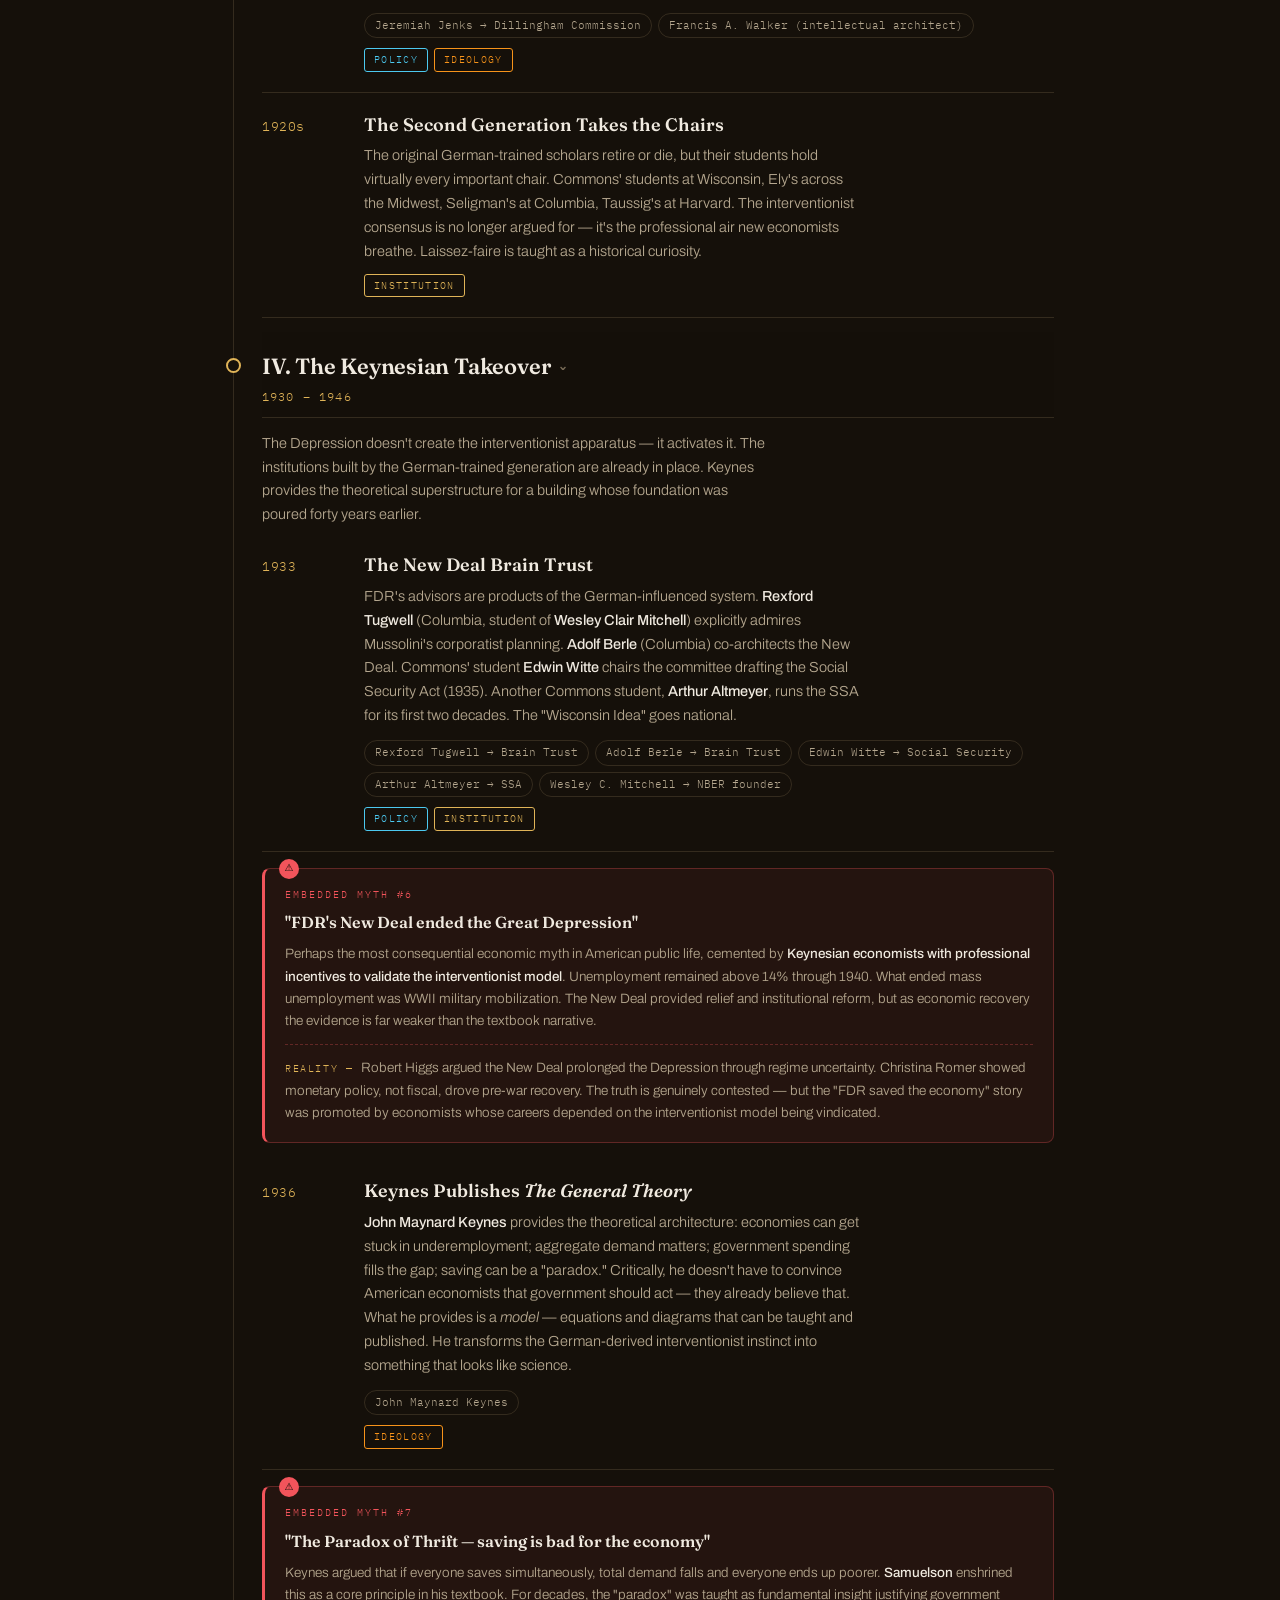
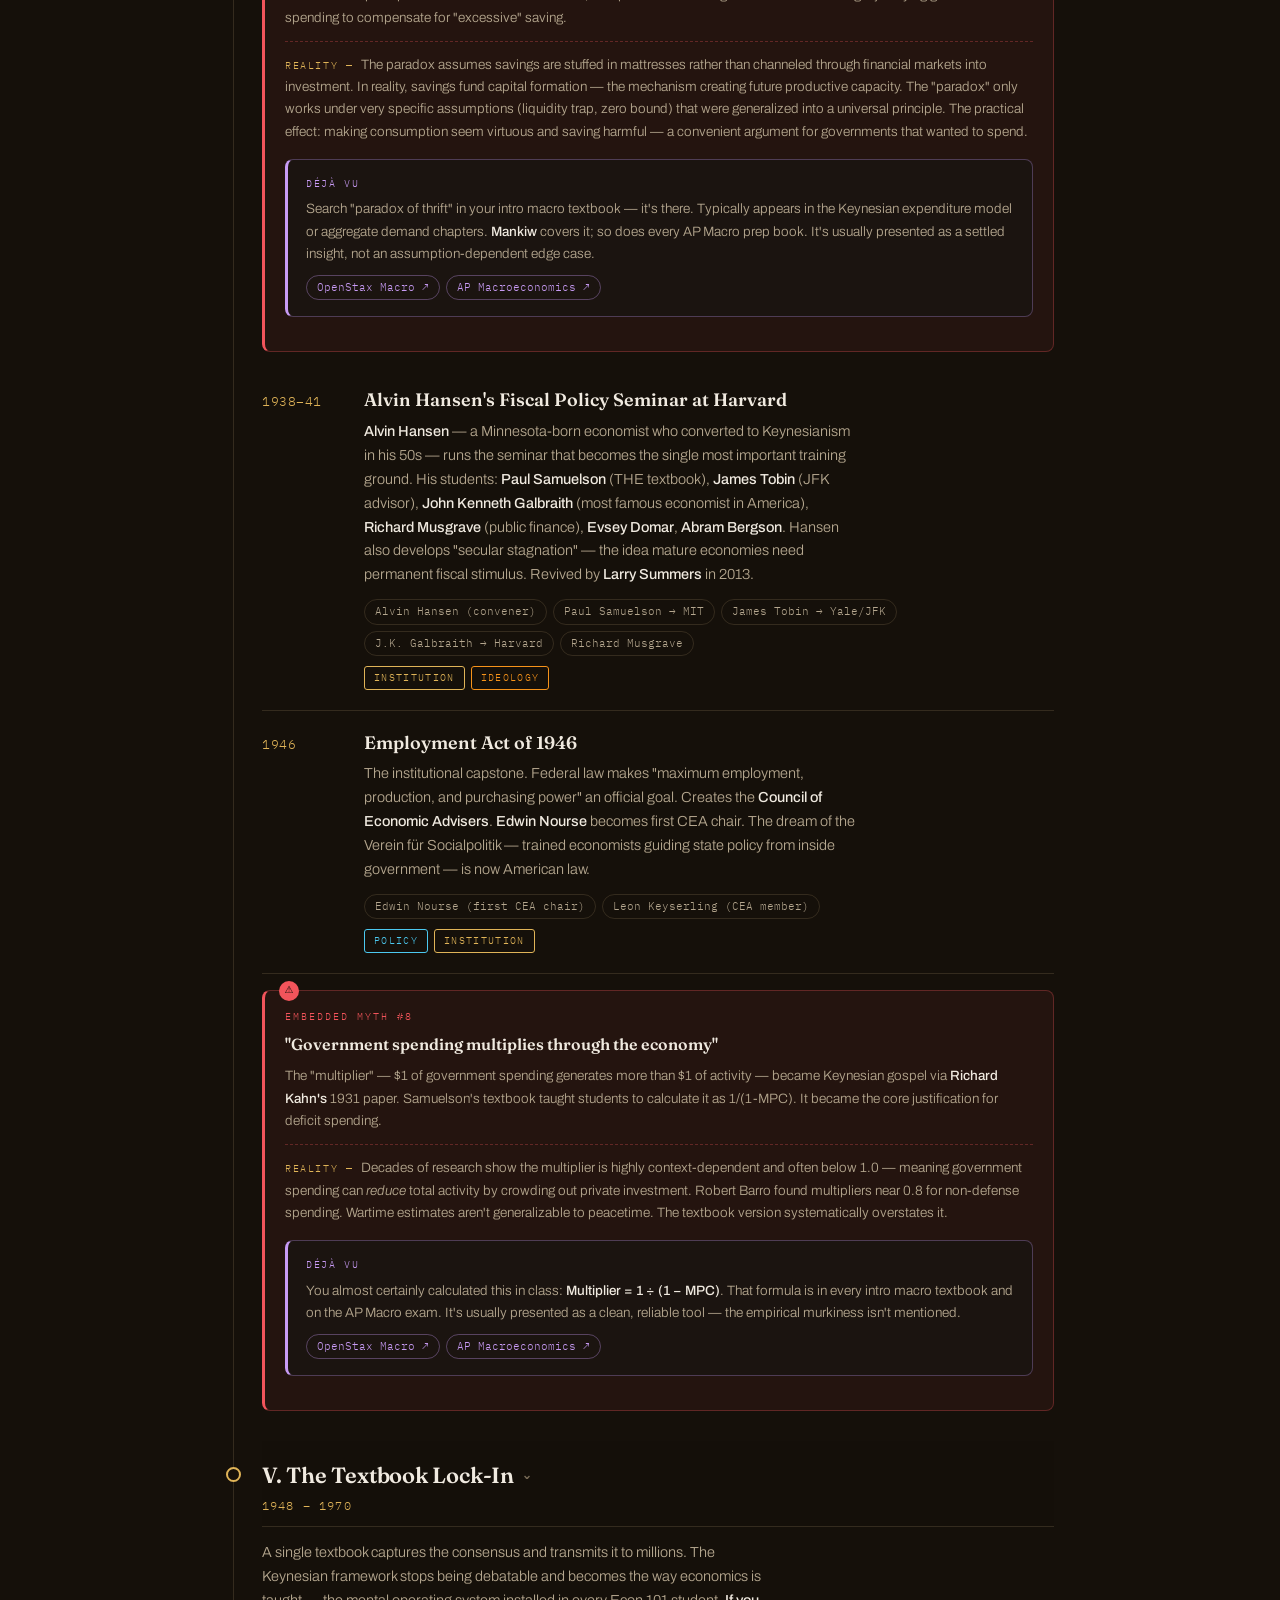
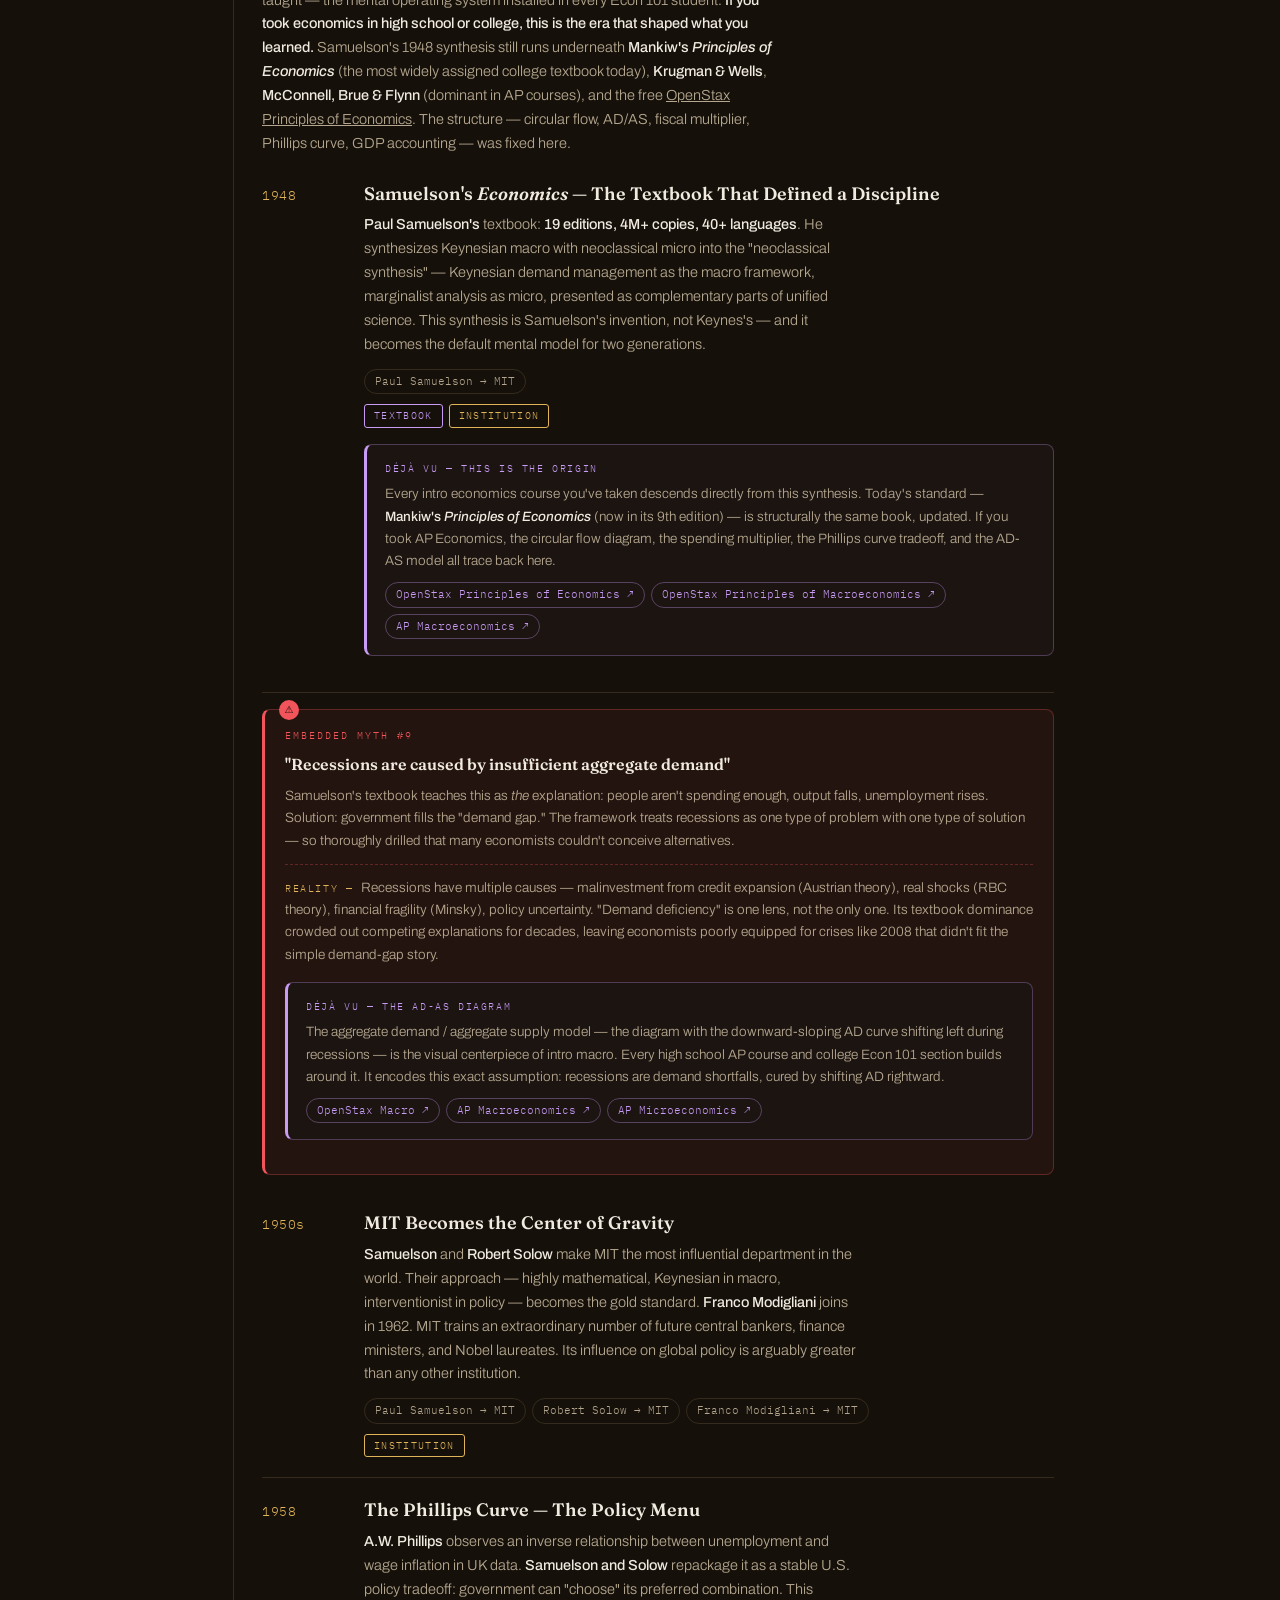
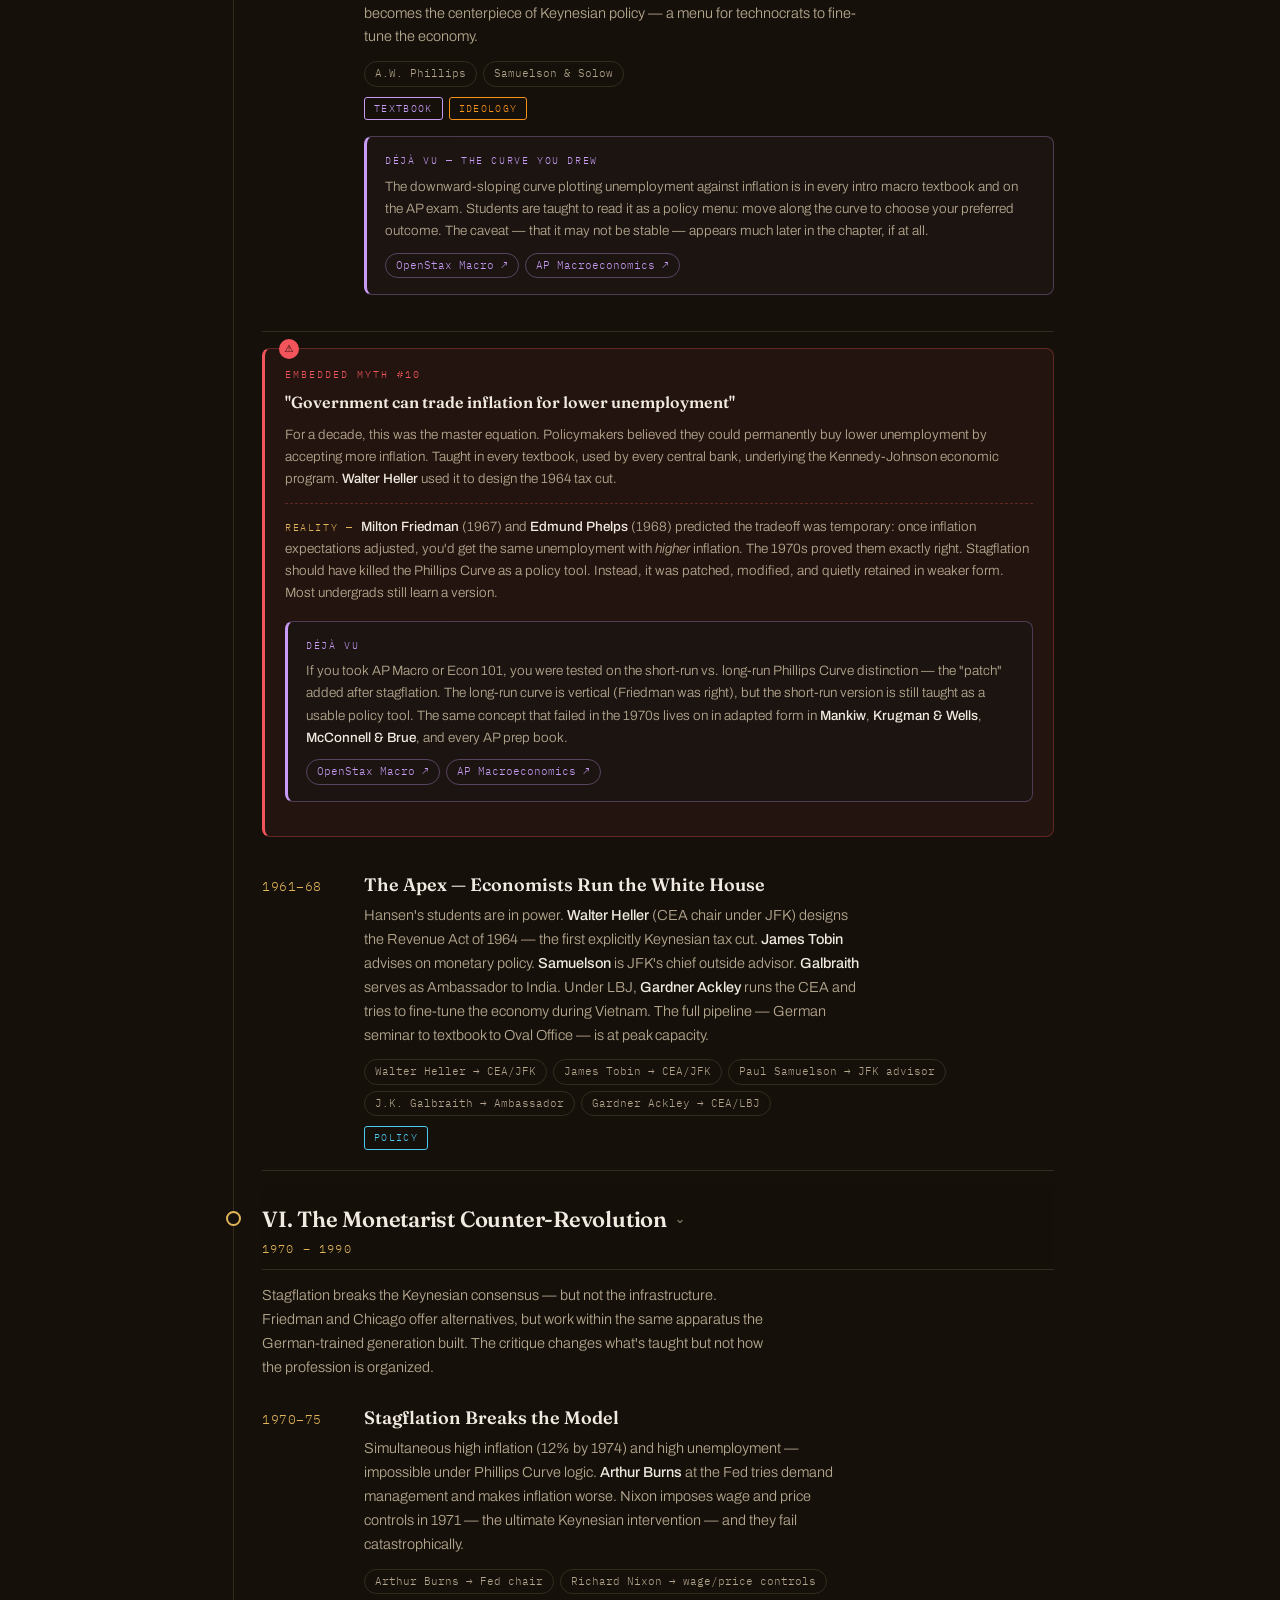
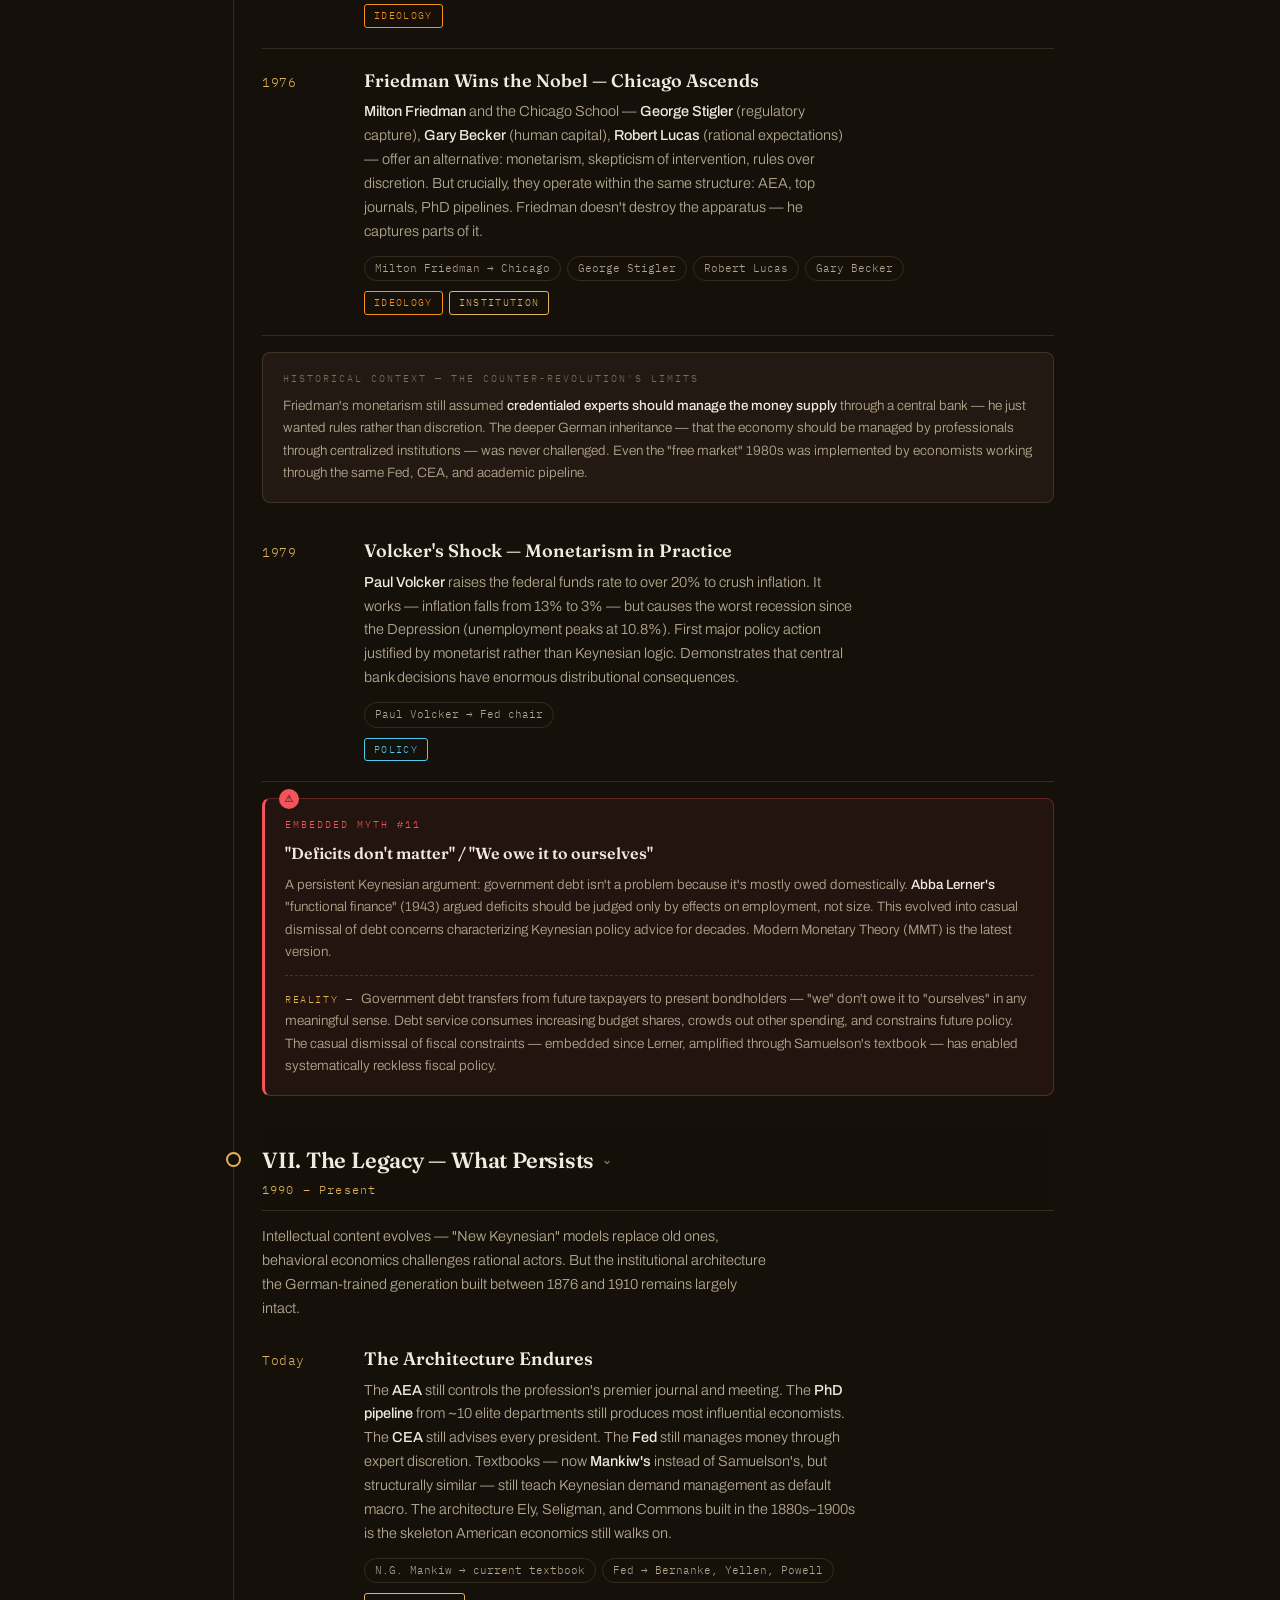
<file: chapters/original/ideas.html>
<!DOCTYPE html>
<html lang="en">
<head>
<meta name="robots" content="noindex">
<meta charset="UTF-8">
<meta name="viewport" content="width=device-width, initial-scale=1.0">
<title>From Heidelberg to Harvard — The Full Story</title>
<link href="https://fonts.googleapis.com/css2?family=Fraunces:ital,opsz,wght@0,9..144,400;0,9..144,600;0,9..144,900;1,9..144,400;1,9..144,600&family=Archivo:wght@300;400;500;600&family=IBM+Plex+Mono:wght@300;400;500&display=swap" rel="stylesheet">
<style>
  :root{
    --bg:#15100A;--surface:#1B1410;--panel:#221A12;--ink:#F0EAE0;--sub:#B5A78F;--muted:#7A6D58;
    --border:rgba(232,203,150,.15);--grid:rgba(232,203,150,.045);
    --accent:#E0B458;--accent-soft:rgba(224,180,88,.12);
    --ideo:#F7931A;--pol:#4CC9F0;--tb:#C89BF5;--myth:#F2545B;--myth-bg:rgba(242,84,91,.07);--myth-border:rgba(242,84,91,.3);
    --serif:'Fraunces',Georgia,serif;--sans:'Archivo',system-ui,sans-serif;--mono:'IBM Plex Mono',monospace;
    --radius:10px;
  }
  *{box-sizing:border-box;margin:0;padding:0}
  html{scroll-behavior:smooth;scroll-padding-top:70px}
  body{background:var(--bg);color:var(--ink);font-family:var(--sans);font-weight:300;line-height:1.65;-webkit-font-smoothing:antialiased}
  body::before{content:'';position:fixed;inset:0;pointer-events:none;z-index:0;
    background:linear-gradient(var(--grid) 1px,transparent 1px),linear-gradient(90deg,var(--grid) 1px,transparent 1px);
    background-size:56px 56px}
  ::selection{background:rgba(224,180,88,.3)}
  button{font-family:inherit;cursor:pointer}
  :focus-visible{outline:2px solid var(--accent);outline-offset:3px;border-radius:2px}
  strong{color:var(--ink);font-weight:500}

  .progress-bar{position:fixed;top:0;left:0;height:3px;background:var(--accent);z-index:60;width:0;transition:width .1s linear}

  /* ── era rail (the tracker) ───────────────────────── */
  .era-nav{position:fixed;left:18px;top:50%;transform:translateY(-50%);z-index:50;display:flex;flex-direction:column;gap:2px;counter-reset:eranav}
  .era-nav a{
    counter-increment:eranav;display:flex;align-items:center;gap:10px;text-decoration:none;
    color:var(--muted);font-family:var(--mono);font-size:10.5px;letter-spacing:.1em;text-transform:uppercase;
    padding:6px 8px;border-radius:5px;transition:color .2s,background .2s;
  }
  .era-nav a .dot{
    width:22px;height:22px;border:1px solid var(--border);border-radius:50%;flex:none;
    display:flex;align-items:center;justify-content:center;
    font-family:var(--serif);font-style:italic;font-size:10px;color:var(--sub);
    transition:border-color .2s,background .2s,color .2s;
  }
  .era-nav a .dot::after{content:counter(eranav,upper-roman)}
  .era-nav a:hover{color:var(--ink)}
  .era-nav a.active{color:var(--accent)}
  .era-nav a.active .dot{border-color:var(--accent);background:var(--accent-soft);color:var(--accent)}
  @media(max-width:1140px){
    .era-nav{left:0;right:0;top:0;transform:none;flex-direction:row;justify-content:center;gap:0;
      background:rgba(21,16,10,.94);backdrop-filter:blur(8px);border-bottom:1px solid var(--border);padding:8px 6px}
    .era-nav a{font-size:0;padding:5px 5px;gap:0}
    .era-nav a .dot{width:26px;height:26px;font-size:11px}
  }

  .container{position:relative;z-index:1;max-width:880px;margin:0 auto;padding:0 26px 80px}

  /* ── header ───────────────────────── */
  header{padding:66px 0 26px}
  .badge{font-family:var(--mono);font-size:11px;letter-spacing:.28em;text-transform:uppercase;color:var(--accent);display:inline-flex;align-items:center;gap:12px}
  .badge::after{content:'';width:44px;height:1px;background:var(--border)}
  header h1{font-family:var(--serif);font-weight:900;font-size:clamp(38px,6vw,64px);line-height:1.02;letter-spacing:-.015em;margin:16px 0 16px;color:var(--ink)}
  header h1 em{font-style:italic;font-weight:600;color:var(--accent)}
  .subtitle{color:var(--sub);font-size:16.5px;max-width:62ch}

  /* ── filters & legend ───────────────────────── */
  .filter-bar{display:flex;align-items:center;gap:8px;flex-wrap:wrap;margin:22px 0 10px}
  .filter-label{font-family:var(--mono);font-size:10.5px;letter-spacing:.2em;text-transform:uppercase;color:var(--muted);margin-right:4px}
  .filter-btn{background:none;border:1px solid var(--border);color:var(--sub);border-radius:20px;font-family:var(--mono);font-size:11px;letter-spacing:.06em;padding:6px 14px;transition:all .2s}
  .filter-btn:hover{color:var(--ink);border-color:var(--sub)}
  .filter-btn.active{background:var(--accent);border-color:var(--accent);color:var(--bg);font-weight:500}
  .filter-btn[data-filter="ideology"].active{background:var(--ideo);border-color:var(--ideo)}
  .filter-btn[data-filter="policy"].active{background:var(--pol);border-color:var(--pol)}
  .filter-btn[data-filter="textbook"].active{background:var(--tb);border-color:var(--tb)}
  .legend{display:flex;gap:20px;flex-wrap:wrap;margin:8px 0 4px;font-size:12.5px;color:var(--muted)}
  .legend-item{display:flex;align-items:center;gap:8px}
  .legend-swatch{width:11px;height:11px;border-radius:3px}
  .legend-swatch.myth{background:var(--myth-bg);border:1px solid var(--myth)}
  .legend-swatch.context{background:var(--panel);border:1px solid var(--border)}

  /* ── stats ───────────────────────── */
  .stats{display:grid;grid-template-columns:repeat(4,1fr);gap:12px;margin-top:22px}
  .stat{border:1px solid var(--border);border-radius:var(--radius);background:var(--surface);padding:18px 16px;text-align:center;transition:border-color .2s}
  .stat:hover{border-color:rgba(224,180,88,.4)}
  .stat-num{font-family:var(--serif);font-weight:600;font-size:28px;color:var(--accent);line-height:1.1}
  .stat-label{font-size:12px;color:var(--sub);margin-top:5px}
  @media(max-width:640px){.stats{grid-template-columns:1fr 1fr}}

  /* ── timeline & eras ───────────────────────── */
  .timeline{position:relative}
  .timeline::before{content:'';position:absolute;left:7px;top:8px;bottom:8px;width:1px;background:var(--border)}
  .era{position:relative;padding-left:36px;margin-bottom:14px}
  .era-dot{position:absolute;left:0;top:26px;width:15px;height:15px;border-radius:50%;background:var(--bg);border:2px solid var(--accent);transition:background .2s}
  .era:hover .era-dot{background:var(--accent)}
  .era-header{cursor:pointer;position:sticky;top:0;z-index:5;background:rgba(21,16,10,.93);backdrop-filter:blur(8px);padding:16px 0 10px;border-bottom:1px solid var(--border)}
  @media(max-width:1140px){.era-header{top:43px}}
  .era-label{font-family:var(--serif);font-weight:600;font-size:22px;letter-spacing:-.01em;color:var(--ink);display:flex;align-items:baseline;gap:12px}
  .era-toggle{font-family:var(--mono);font-size:14px;color:var(--muted);transition:transform .25s;display:inline-block}
  .era:not(.collapsed) .era-toggle{transform:rotate(90deg)}
  .era-range{font-family:var(--mono);font-size:11.5px;letter-spacing:.1em;color:var(--accent);margin-top:3px}
  .era-desc{color:var(--sub);font-size:14.5px;max-width:64ch;padding:14px 0 6px}
  .events-wrapper{overflow:hidden;transition:max-height .45s ease}
  .era.collapsed .events-wrapper{max-height:0!important}

  /* ── events ───────────────────────── */
  .event{display:grid;grid-template-columns:86px 1fr;gap:16px;padding:20px 0;border-bottom:1px solid var(--border);transition:opacity .3s}
  .event.filtered-out{opacity:.16}
  .event-year{font-family:var(--mono);font-size:12.5px;color:var(--accent);letter-spacing:.04em;padding-top:3px}
  .event-title{font-family:var(--serif);font-weight:600;font-size:18px;line-height:1.3;margin-bottom:8px}
  .event-detail{color:var(--sub);font-size:14.5px;max-width:62ch}
  .event-people{display:flex;flex-wrap:wrap;gap:6px;margin-top:12px}
  .person{font-family:var(--mono);font-size:10.5px;color:var(--sub);border:1px solid var(--border);border-radius:14px;padding:3px 10px}
  .tags{display:flex;gap:6px;margin-top:10px}
  .tag{font-family:var(--mono);font-size:9.5px;letter-spacing:.14em;text-transform:uppercase;padding:3px 9px;border-radius:3px}
  .tag-institution{color:var(--accent);border:1px solid var(--accent)}
  .tag-ideology{color:var(--ideo);border:1px solid var(--ideo)}
  .tag-policy{color:var(--pol);border:1px solid var(--pol)}
  .tag-textbook{color:var(--tb);border:1px solid var(--tb)}
  @media(max-width:640px){.event{grid-template-columns:1fr;gap:4px}}

  /* ── myth / context cards ───────────────────────── */
  .myth-card{margin:16px 0;padding:18px 20px;background:var(--myth-bg);border:1px solid var(--myth-border);border-left:3px solid var(--myth);border-radius:8px;position:relative}
  .myth-card::before{content:'⚠';position:absolute;top:-10px;left:14px;background:var(--myth);color:var(--bg);font-size:10px;width:20px;height:20px;display:flex;align-items:center;justify-content:center;border-radius:50%}
  .myth-label{font-family:var(--mono);font-size:10px;letter-spacing:.2em;text-transform:uppercase;color:var(--myth);margin-bottom:6px}
  .myth-title{font-family:var(--serif);font-weight:600;font-size:16px;margin-bottom:8px}
  .myth-body{color:var(--sub);font-size:13.5px}
  .myth-reality{margin-top:12px;padding-top:12px;border-top:1px dashed var(--myth-border);color:var(--sub);font-size:13.5px}
  .myth-reality::before{content:'Reality — ';font-family:var(--mono);font-size:10px;letter-spacing:.16em;text-transform:uppercase;color:var(--accent)}
  .context-card{margin:16px 0;padding:18px 20px;background:var(--panel);border:1px solid var(--border);border-radius:8px}
  .context-label{font-family:var(--mono);font-size:10px;letter-spacing:.2em;text-transform:uppercase;color:var(--muted);margin-bottom:8px}
  .context-body{color:var(--sub);font-size:13.5px}

  /* ── quiz cards ───────────────────────── */
  .quiz-card{margin:16px 0;padding:20px 22px;border:1px dashed rgba(224,180,88,.4);border-radius:8px;background:var(--surface)}
  .quiz-eyebrow{font-family:var(--mono);font-size:10px;letter-spacing:.2em;text-transform:uppercase;color:var(--accent);margin-bottom:10px}
  .quiz-q{font-family:var(--serif);font-style:italic;font-size:16px;color:var(--ink);max-width:60ch;margin-bottom:8px}
  .quiz-hint{font-size:12.5px;color:var(--muted);margin-bottom:12px}
  .quiz-opts{display:flex;gap:8px;flex-wrap:wrap}
  .quiz-opt{background:none;border:1px solid var(--border);color:var(--sub);border-radius:5px;font-family:var(--mono);font-size:12px;padding:7px 16px;transition:all .2s}
  .quiz-opt:hover:not([disabled]){color:var(--ink);border-color:var(--sub)}
  .quiz-opt[disabled]{cursor:default;opacity:.55}
  .quiz-opt.correct{color:var(--accent);border-color:var(--accent);opacity:1}
  .quiz-opt.wrong{color:var(--myth);border-color:var(--myth);opacity:1}
  .quiz-reveal{display:none;margin-top:14px;padding-top:14px;border-top:1px solid var(--border)}
  .quiz-reveal.show{display:block}
  .quiz-reveal-who{font-family:var(--mono);font-size:11.5px;color:var(--accent);margin-bottom:6px}
  .quiz-reveal-note{color:var(--sub);font-size:13px}

  /* ── sound familiar ───────────────────────── */
  .sound-familiar{margin-top:12px}
  .sf-btn{background:none;border:1px solid var(--border);color:var(--sub);border-radius:20px;font-family:var(--mono);font-size:10.5px;letter-spacing:.08em;padding:5px 14px;transition:all .2s}
  .sf-btn:hover{color:var(--accent);border-color:var(--accent)}
  .sf-content{max-height:0;overflow:hidden;transition:max-height .35s ease}
  .sf-content.open{max-height:400px}
  .sf-inner{margin-top:10px;padding:14px 16px;border-left:2px solid var(--accent);background:var(--accent-soft);border-radius:0 8px 8px 0}
  .sf-quote{font-family:var(--serif);font-style:italic;font-size:14px;color:var(--ink)}
  .sf-attr{font-family:var(--mono);font-size:10.5px;color:var(--accent);margin-top:8px}
  .sf-note{color:var(--sub);font-size:12.5px;margin-top:8px}

  /* ── textbook refs ───────────────────────── */
  .textbook-links{display:flex;flex-wrap:wrap;gap:6px;margin-top:10px}
  .textbook-link{font-family:var(--mono);font-size:10.5px;color:var(--tb);border:1px solid rgba(200,155,245,.35);border-radius:14px;padding:3px 10px;text-decoration:none;transition:all .2s}
  .textbook-link:hover{background:rgba(200,155,245,.12)}
  .textbook-ref{margin:16px 0;padding:16px 18px;border:1px solid rgba(200,155,245,.3);border-left:3px solid var(--tb);border-radius:8px;background:var(--surface);position:relative}
  .textbook-ref-label{font-family:var(--mono);font-size:10px;letter-spacing:.16em;text-transform:uppercase;color:var(--tb);margin-bottom:6px}
  .textbook-ref-body{color:var(--sub);font-size:13.5px}
  .tb-stamp{position:absolute;top:10px;right:10px;font-family:var(--mono);font-size:9px;letter-spacing:.08em;text-transform:uppercase;color:var(--tb);border:1px solid rgba(200,155,245,.35);padding:2px 8px;border-radius:10px;white-space:nowrap;z-index:2;pointer-events:none}

  /* ── then / now ───────────────────────── */
  .then-now{margin:16px 0;border:1px solid var(--border);border-radius:8px;background:var(--surface);padding:18px 20px}
  .then-now-eyebrow{font-family:var(--mono);font-size:10px;letter-spacing:.2em;text-transform:uppercase;color:var(--accent);margin-bottom:12px}
  .then-now-grid{display:grid;grid-template-columns:1fr 1fr;gap:0}
  .then-now-col{padding:0 18px 0 0}
  .then-now-col+.then-now-col{border-left:1px solid var(--border);padding:0 0 0 18px}
  .then-now-head{font-family:var(--mono);font-size:10px;letter-spacing:.18em;text-transform:uppercase;color:var(--muted);margin-bottom:8px}
  .then-now-quote{font-family:var(--serif);font-style:italic;font-size:13.5px;color:var(--ink)}
  .then-now-attr{font-family:var(--mono);font-size:10px;color:var(--sub);margin-top:8px}
  .then-now-foot{margin-top:12px;padding-top:12px;border-top:1px dashed var(--border);color:var(--sub);font-size:12.5px}
  @media(max-width:640px){.then-now-grid{grid-template-columns:1fr}.then-now-col{padding:0}.then-now-col+.then-now-col{border-left:none;border-top:1px solid var(--border);margin-top:12px;padding:12px 0 0}}

  /* ── pipeline & figures ───────────────────────── */
  .connections{margin-top:52px}
  .connections h3{font-family:var(--serif);font-weight:600;font-size:24px;margin-bottom:14px}
  .pipeline{display:flex;align-items:stretch;overflow-x:auto;padding:16px 0;-webkit-overflow-scrolling:touch;gap:2px}
  .pipe-node{flex:none;border:1px solid var(--border);border-radius:8px;background:var(--surface);padding:12px 14px;min-width:128px;transition:border-color .2s}
  .pipe-node:hover{border-color:var(--accent)}
  .pipe-node .name{font-family:var(--serif);font-weight:600;font-size:13.5px}
  .pipe-node .role{font-size:11px;color:var(--sub);margin-top:3px}
  .pipe-node .year{font-family:var(--mono);font-size:10px;color:var(--accent);margin-top:6px}
  .pipe-arrow{flex:none;align-self:center;color:var(--accent);font-size:15px;padding:0 8px}
  .key-figures{margin-top:52px}
  .key-figures h3{font-family:var(--serif);font-weight:600;font-size:24px;margin-bottom:16px}
  .figure-grid{display:grid;grid-template-columns:1fr 1fr;gap:12px}
  .figure{border:1px solid var(--border);border-radius:var(--radius);background:var(--surface);padding:18px 20px;transition:border-color .2s}
  .figure:hover{border-color:rgba(224,180,88,.4)}
  .figure-name{font-family:var(--serif);font-weight:600;font-size:16px}
  .figure-role{color:var(--sub);font-size:13px;margin-top:6px}
  .figure-german{font-family:var(--mono);font-size:10.5px;color:var(--accent);margin-top:10px}
  @media(max-width:680px){.figure-grid{grid-template-columns:1fr}}

  /* ── throughline ───────────────────────── */
  .throughline{border:1px solid var(--border);border-radius:var(--radius);background:var(--panel);padding:26px 28px;margin-top:52px;position:relative;overflow:hidden}
  .throughline::before{content:'';position:absolute;top:0;left:0;right:0;height:2px;background:linear-gradient(90deg,var(--accent),var(--ideo),var(--pol))}
  .throughline h3{font-family:var(--serif);font-weight:600;font-size:20px;margin-bottom:10px}
  .throughline p{color:var(--sub);font-size:14.5px}

  /* ── policy cycle ───────────────────────── */
  .policy-cycle{margin-top:52px;border:1px solid var(--border);border-radius:var(--radius);background:var(--surface);padding:24px 26px}
  .policy-cycle-title{font-family:var(--serif);font-weight:600;font-size:22px;margin-bottom:4px}
  .policy-cycle-sub{color:var(--sub);font-size:13.5px;margin-bottom:16px;max-width:62ch}
  .cycle-svg-wrap{display:block;width:100%}
  .cycle-svg-wrap svg{width:100%;height:auto;display:block}
  .cycle-node-group{cursor:pointer}
  .cycle-node-group circle{transition:all .2s}
  .cycle-node-group circle.node-bg{fill:var(--panel);stroke:var(--accent);stroke-width:1.5}
  .cycle-node-group:hover circle.node-bg{fill:var(--accent-soft)}
  .cycle-svg-wrap text{fill:var(--ink);font-family:var(--sans)}
  .cycle-svg-wrap path,.cycle-svg-wrap line{stroke:var(--muted)}
  .cycle-detail{display:none;margin-top:14px;padding:14px 16px;border-left:2px solid var(--accent);background:var(--accent-soft);border-radius:0 8px 8px 0}
  .cycle-detail.show{display:block}
  .cycle-detail-title{font-family:var(--serif);font-weight:600;font-size:15px;margin-bottom:6px}
  .cycle-detail-body{color:var(--sub);font-size:13px}
  .cycle-mobile{display:none;flex-direction:column;gap:8px}
  .cycle-step{border:1px solid var(--border);border-radius:8px;background:var(--panel);padding:12px 14px}
  .cycle-step-n{font-family:var(--serif);font-style:italic;font-weight:600;color:var(--accent);font-size:14px}
  .cycle-step-t{font-family:var(--serif);font-weight:600;font-size:14px;margin-top:2px}
  .cycle-step-eg{color:var(--sub);font-size:12px;margin-top:4px}
  .cycle-arrow-dn{text-align:center;color:var(--accent);font-size:13px}
  @media(max-width:700px){.cycle-svg-wrap{display:none!important}.cycle-mobile{display:flex!important}}

  /* ── phrases tracker ───────────────────────── */
  .phrases-tracker{position:fixed;bottom:16px;right:16px;z-index:55;display:flex;flex-direction:column;align-items:flex-end;gap:8px}
  .pt-toggle{display:flex;align-items:center;gap:6px;font-family:var(--mono);font-size:10.5px;letter-spacing:.08em;color:var(--sub);background:rgba(27,20,16,.95);border:1px solid var(--border);padding:7px 14px;border-radius:20px;backdrop-filter:blur(8px);transition:all .2s;line-height:1;user-select:none}
  .pt-toggle:hover{color:var(--accent);border-color:var(--accent)}
  .pt-panel{display:none;background:rgba(27,20,16,.97);border:1px solid var(--border);border-radius:var(--radius);padding:16px 18px;max-width:320px;backdrop-filter:blur(10px)}
  .pt-panel.open{display:block}
  .pt-title{font-family:var(--mono);font-size:10px;letter-spacing:.16em;text-transform:uppercase;color:var(--muted);margin-bottom:12px}
  .pt-row{margin-bottom:12px}
  .pt-phrase{font-size:12px;color:var(--sub);margin-bottom:5px;font-style:italic}
  .pt-dots{display:flex;gap:5px;align-items:center}
  .pt-dot{width:9px;height:9px;border-radius:50%;border:1px solid var(--muted);transition:all .3s}
  .pt-dot.lit{background:var(--accent);border-color:var(--accent)}
  .pt-era-label{font-family:var(--mono);font-size:8.5px;color:var(--muted)}

  .reveal{opacity:0;transform:translateY(14px);transition:opacity .6s,transform .6s}
  .reveal.visible{opacity:1;transform:none}
  @media (prefers-reduced-motion:reduce){.reveal{opacity:1;transform:none;transition:none}}

  /* ── detour call ───────────────────────── */
  .detour-call{display:block;margin:26px 0 0;border:1px dashed rgba(127,198,154,.5);border-radius:10px;background:rgba(127,198,154,.06);padding:16px 20px;text-decoration:none;cursor:pointer;transition:border-color .2s,background .2s}
  .detour-call:hover{border-color:#7FC69A;background:rgba(127,198,154,.1)}
  .dc-k{font-family:var(--mono);font-size:10px;letter-spacing:.22em;text-transform:uppercase;color:#7FC69A;display:block;margin-bottom:6px}
  .dc-t{font-family:var(--serif);font-style:italic;font-size:16px;color:var(--ink);display:block}
  .dc-s{font-size:13px;color:var(--sub);display:block;margin-top:4px}
  .dc-s b{color:#7FC69A;font-weight:500}


/* ===== neat resource / video block ===== */
.res-block{
  margin: 36px 0 20px;
  padding: 18px 20px;
  background: var(--panel, #221A12);
  border: 1px solid var(--line, rgba(232,203,150,.15));
  border-radius: 10px;
}
.res-block .res-label{
  font-family: var(--mono, 'IBM Plex Mono', monospace);
  font-size: 10px;
  letter-spacing: .2em;
  text-transform: uppercase;
  color: var(--faint, #7A6D58);
  margin-bottom: 12px;
}
.res-block a{
  display: block;
  color: var(--text, #F0EAE0);
  text-decoration: none;
  font-family: var(--mono, 'IBM Plex Mono', monospace);
  font-size: 13px;
  padding: 8px 0;
  border-bottom: 1px solid var(--line, rgba(232,203,150,.1));
  transition: color .2s;
}
.res-block a:last-child{ border-bottom: none; }
.res-block a:hover{ color: var(--ac, #E0B458); }
.res-block a .res-meta{
  display: block;
  font-size: 11.5px;
  color: var(--sub, #B5A78F);
  margin-top: 3px;
  font-family: var(--sans, system-ui, sans-serif);
  font-weight: 300;
  letter-spacing: 0;
  text-transform: none;
}

</style>
<style>/* hub fix: keep the closing note + resources inside the page column */
.hub-tail{position:relative;z-index:1;max-width:880px;margin:0 auto;padding:0 26px 72px;box-sizing:border-box}
.hub-tail>p{color:var(--sub,#B5A78F);font-size:15.5px;line-height:1.75;max-width:68ch;margin:40px 0 0}
.hub-tail .res-block{margin-top:32px}
</style>
</head>
<body>
<a href="../ideas.html" style="position:fixed;z-index:99999;left:12px;bottom:12px;background:#F5EEE1;color:#2A2118;font:500 12px/1 'IBM Plex Mono',monospace;letter-spacing:.1em;text-transform:uppercase;text-decoration:none;padding:10px 16px;border-radius:999px;box-shadow:0 4px 14px rgba(0,0,0,.4)">← Back to the new interactive chapter</a>
<script>addEventListener('message',function(e){if(e.data&&e.data.hubOpen)location.href=e.data.hubOpen+'.html'});</script>
<div class="progress-bar" id="progressBar"></div>
<nav class="era-nav" id="eraNav">
  <a href="#era1"><span class="dot"></span>German Roots</a>
  <a href="#era2"><span class="dot"></span>Building</a>
  <a href="#era3"><span class="dot"></span>Gatekeeping</a>
  <a href="#era4"><span class="dot"></span>Keynes</a>
  <a href="#era5"><span class="dot"></span>Lock-In</a>
  <a href="#era6"><span class="dot"></span>Monetarist Turn</a>
  <a href="#era7"><span class="dot"></span>Legacy</a>
</nav>
<div class="container">
<header>
  <div class="badge">An Institutional History · Expanded Edition</div>
  <h1>From <em>Heidelberg</em> to <em>Harvard</em></h1>
  <p class="subtitle">How German-trained economists built the institutions, pipelines, and textbooks that shaped American economic thought — and the myths that hardened inside the system along the way.</p>
</header>
<div class="filter-bar">
  <span class="filter-label">Filter</span>
  <button class="filter-btn active" data-filter="all">All</button>
  <button class="filter-btn" data-filter="institution">Institution</button>
  <button class="filter-btn" data-filter="ideology">Ideology</button>
  <button class="filter-btn" data-filter="policy">Policy</button>
  <button class="filter-btn" data-filter="textbook">Textbook</button>
</div>
<div class="legend">
  <div class="legend-item"><div class="legend-swatch myth"></div>Embedded myth / fallacy</div>
  <div class="legend-item"><div class="legend-swatch context"></div>Historical context</div>
</div>
<div class="stats reveal">
  <div class="stat"><div class="stat-num">~150</div><div class="stat-label">Years of influence</div></div>
  <div class="stat"><div class="stat-num">48+</div><div class="stat-label">German-trained founders</div></div>
  <div class="stat"><div class="stat-num">4M+</div><div class="stat-label">Samuelson copies sold</div></div>
  <div class="stat"><div class="stat-num">12</div><div class="stat-label">Embedded myths traced</div></div>
</div>

<a class="detour-call" href="#" onclick="parent.postMessage({hubOpen:'detour'},'*');return false;">
  <span class="dc-k">◆ The Detour · the buried prologue</span>
  <span class="dc-t">Before Heidelberg, there was Salamanca.</span>
  <span class="dc-s">Three centuries before the German pilgrimage, Spanish friars had already derived subjective value, the quantity theory, and market prices. <b>Take the detour →</b></span>
</a>
<div class="timeline" style="margin-top:44px;">

<!-- ERA 1 -->
<div class="era" id="era1">
  <div class="era-dot"></div>
  <div class="era-header" onclick="toggleEra(this)">
    <div class="era-label">I. The German Training Ground <span class="era-toggle">›</span></div>
    <div class="era-range">1870s – 1890s</div>
  </div>
  <div class="era-desc">There were essentially no PhD programs in economics in the United States. Young Americans who wanted serious training had one option: Germany. What they found wasn't just methodology — it was a complete worldview about the relationship between expertise, the state, and society.</div>
  <div class="events-wrapper"><div class="events">

    <div class="event" data-tags="institution">
      <div class="event-year">1870s</div>
      <div class="event-content">
        <div class="event-title">The Pilgrimage to Germany</div>
        <div class="event-detail">Between 1870 and 1900, at least <strong>48 Americans</strong> who would become professional economists earned doctorates at German universities — Heidelberg, Berlin, Halle, and Göttingen. The attraction: Germany had the most advanced university system in the world. America had almost nothing — no research universities, no economics departments, no PhD programs.</div>
        <div class="event-people">
          <span class="person">Richard T. Ely → Heidelberg</span>
          <span class="person">Henry C. Adams → Berlin</span>
          <span class="person">E.R.A. Seligman → Berlin/Heidelberg</span>
          <span class="person">Simon Patten → Halle</span>
          <span class="person">Edward A. Ross → Berlin</span>
        </div>
        <div class="tags"><span class="tag tag-institution">Institution</span></div>
      </div>
    </div>

    <div class="quiz-card reveal" role="group" aria-label="Who Said It quiz">
      <div class="quiz-eyebrow">&#x2753; Who Said It? — Guess the Decade</div>
      <div class="quiz-q">"The great error of individualism is to suppose that economic outcomes emerge from impersonal natural forces rather than from social arrangements that can be consciously guided by reason, expertise, and the power of the state."</div>
      <div class="quiz-hint">When was this written?</div>
      <div class="quiz-opts">
        <button class="quiz-opt" data-correct="1" onclick="handleQuiz(this)" aria-label="1880s">1880s</button>
        <button class="quiz-opt" data-correct="0" onclick="handleQuiz(this)" aria-label="1930s">1930s</button>
        <button class="quiz-opt" data-correct="0" onclick="handleQuiz(this)" aria-label="1970s">1970s</button>
        <button class="quiz-opt" data-correct="0" onclick="handleQuiz(this)" aria-label="2010s">2010s</button>
      </div>
      <div class="quiz-reveal">
        <div class="quiz-reveal-who">Richard T. Ely, paraphrasing the Verein position — AEA founding materials, 1885</div>
        <div class="quiz-reveal-note">The language reads as contemporary progressive economics. It was the operating premise of the German Historical School. The argument has never really changed — only the credentials of those making it.</div>
      </div>
    </div>

    <div class="event" data-tags="ideology">
      <div class="event-year">1872</div>
      <div class="event-content">
        <div class="event-title">The Verein für Socialpolitik</div>
        <div class="event-detail">German economists led by <strong>Gustav von Schmoller</strong> found the Verein für Socialpolitik — an organization that explicitly rejects Manchestertum (British-style laissez-faire) and argues the state must direct economic life. Schmoller's core claim: that trained academic experts, not market forces, should determine social outcomes. The Americans absorb this model and bring it home wholesale.</div>
        <div class="event-people">
          <span class="person">Gustav von Schmoller</span>
          <span class="person">Adolph Wagner</span>
          <span class="person">Karl Knies</span>
          <span class="person">Wilhelm Roscher</span>
        </div>
        <div class="tags"><span class="tag tag-ideology">Ideology</span></div>
        <div class="sound-familiar">
          <button class="sf-btn" onclick="toggleSF(this)" aria-expanded="false">Sound familiar?</button>
          <div class="sf-content" aria-hidden="true">
            <div class="sf-inner">
              <div class="sf-quote">"Central bank independence must be protected precisely because monetary policy is too technically complex to be made through democratic processes."</div>
              <div class="sf-attr">— Christine Lagarde, IMF Managing Director, Davos, 2016</div>
              <div class="sf-note">Schmoller's argument in 1872 was structurally identical: trained academic experts, insulated from popular pressure, must direct economic outcomes. The 21st-century version has better branding.</div>
            </div>
          </div>
        </div>
      </div>
    </div>

    <div class="context-card">
      <div class="context-label">Historical Context — The Kathedersozialist</div>
      <div class="context-body">The German Historical School was born in Bismarck-era politics. German academics had a <strong>direct role in government</strong> that British or American scholars did not. The <strong>Kathedersozialist</strong> ("socialists of the lectern") believed the professor's proper role was to guide the state. These men wrote legislation, sat on royal commissions, and saw themselves as the intellectual vanguard of a managed society. The Americans internalized not just the ideas but the <strong>professional identity</strong>: the economist as state planner.</div>
    </div>

    <div class="event" data-tags="ideology">
      <div class="event-year">1875–85</div>
      <div class="event-content">
        <div class="event-title">Karl Knies and the Heidelberg Pipeline</div>
        <div class="event-detail"><strong>Karl Knies</strong> at Heidelberg becomes the single most important mentor to the American generation. He teaches that economic "laws" are not universal but historically contingent — each nation must discover its own path, guided by its educated class. His American students include <strong>Richard T. Ely</strong> (future AEA founder), <strong>Henry Carter Adams</strong> (future railroad regulation architect), and <strong>Davis Rich Dewey</strong> (future AER editor for 30 years).</div>
        <div class="event-people">
          <span class="person">Karl Knies (mentor)</span>
          <span class="person">Richard T. Ely</span>
          <span class="person">Henry Carter Adams</span>
          <span class="person">Davis Rich Dewey</span>
        </div>
        <div class="tags"><span class="tag tag-ideology">Ideology</span></div>
      </div>
    </div>

    <div class="myth-card">
      <div class="myth-label">Embedded Myth #1</div>
      <div class="myth-title">"Economics is a value-free science like physics"</div>
      <div class="myth-body">The German-trained generation deliberately positioned economics as a <strong>"science"</strong> to gain authority — but it was never value-free. From the beginning, the founders embedded specific normative commitments (state intervention, expert management, racial hierarchy) inside what they presented as objective findings. The scientific framing was itself a political strategy to insulate their policy preferences from democratic challenge.</div>
      <div class="myth-reality">Economics has always been entangled with ideology. The original "scientists" chose which questions to ask, which data to collect, and which populations to study — all shaped by prior political commitments. The scientific framing gave their preferences the authority of fact.</div>
    </div>

    <div class="event" data-tags="institution">
      <div class="event-year">1876</div>
      <div class="event-content">
        <div class="event-title">Johns Hopkins University Opens</div>
        <div class="event-detail">America's first research university, modeled directly on the German system by <strong>Daniel Coit Gilman</strong>. Prioritizes graduate research and the seminar method over undergraduate teaching. <strong>Richard T. Ely</strong> gets his first American professorship here in 1881 and immediately begins training the next generation. Johns Hopkins becomes the template that Harvard, Columbia, Chicago, and Wisconsin will replicate.</div>
        <div class="event-people">
          <span class="person">Daniel Coit Gilman (president)</span>
          <span class="person">Richard T. Ely (first econ chair)</span>
        </div>
        <div class="tags"><span class="tag tag-institution">Institution</span></div>
      </div>
    </div>

    <div class="event" data-tags="ideology">
      <div class="event-year">1880s</div>
      <div class="event-content">
        <div class="event-title">Simon Patten's "Abundance Economics"</div>
        <div class="event-detail"><strong>Simon Nelson Patten</strong>, trained at Halle under <strong>Johannes Conrad</strong>, returns to the University of Pennsylvania and argues America has entered an "economy of abundance" where old rules of scarcity no longer apply. The state's role is to manage this abundance through expert administration. His framework — that scarcity is a policy choice, not a natural condition — becomes foundational to later Keynesian and welfare-state thinking.</div>
        <div class="event-people">
          <span class="person">Simon N. Patten → Penn</span>
          <span class="person">Johannes Conrad (mentor, Halle)</span>
        </div>
        <div class="tags"><span class="tag tag-ideology">Ideology</span></div>
      </div>
    </div>

    <div class="myth-card">
      <div class="myth-label">Embedded Myth #2</div>
      <div class="myth-title">"Minimum wages help the lowest-paid workers"</div>
      <div class="myth-body">The original Progressive economists who advocated for minimum wages were explicit: the laws were meant to <strong>exclude</strong> workers deemed "unemployable" — racial minorities, immigrants, and women — from the labor force entirely. <strong>Henry Rogers Seager</strong> of Columbia wrote that minimum wages would act as a sorting mechanism, identifying the "unfit" who should be removed from industry. <strong>Sidney Webb</strong> called it a tool against "economic parasites."</div>
      <div class="myth-reality">The modern argument that minimum wages are purely about helping low-wage workers strips away the original eugenic design. Whether minimum wages help or hurt today is a legitimate empirical debate — but the policy was not invented for benevolent reasons. Understanding its origin reveals how "reform" and exclusion were intertwined from the start.</div>
      <span class="tb-stamp">Econ 101 standard</span>
      <div class="sound-familiar" style="margin-top:10px">
        <button class="sf-btn" onclick="toggleSF(this)" aria-expanded="false">Sound familiar?</button>
        <div class="sf-content" aria-hidden="true">
          <div class="sf-inner">
            <div class="sf-quote">"Raising the minimum wage to $15 is simple justice. No one working full time should live in poverty. The evidence is clear: it won't cost jobs."</div>
            <div class="sf-attr">— Senator Bernie Sanders, Senate floor statement, 2021</div>
            <div class="sf-note">The original progressive case for minimum wages also invoked humanitarian language — while the exclusionary mechanism was written into the statute, not the speech. The humanitarian framing is as old as the policy. The eugenic design rarely appears in either version.</div>
          </div>
        </div>
      </div>
    </div>

  </div></div>
</div>

<!-- ERA 2 -->
<div class="era" id="era2">
  <div class="era-dot"></div>
  <div class="era-header" onclick="toggleEra(this)">
    <div class="era-label">II. Building the American Apparatus <span class="era-toggle">›</span></div>
    <div class="era-range">1885 – 1910</div>
  </div>
  <div class="era-desc">The German-trained generation returns and builds institutions: professional associations, journals, PhD programs, and entire university departments — all constructed in roughly twenty-five years, all controlled by scholars sharing the same German-derived worldview.</div>
  <div class="events-wrapper"><div class="events">

    <div class="event" data-tags="institution ideology">
      <div class="event-year">1885</div>
      <div class="event-content">
        <div class="event-title">American Economic Association Founded at Saratoga Springs</div>
        <div class="event-detail"><strong>Richard T. Ely</strong> drafts the AEA's founding platform — more political manifesto than scholarly charter. It declares: "We regard the state as an agency whose positive assistance is one of the indispensable conditions of human progress." It explicitly rejects laissez-faire as "unsafe in politics and unsound in morals." Of the 50 charter members, the majority trained in Germany. First generation dissenters — including <strong>J. Laurence Laughlin</strong> of Chicago — are deliberately marginalized.</div>
        <div class="event-people">
          <span class="person">Richard T. Ely (founder)</span>
          <span class="person">Henry Carter Adams</span>
          <span class="person">Edmund J. James</span>
          <span class="person">J.L. Laughlin (opponent)</span>
        </div>
        <div class="tags"><span class="tag tag-institution">Institution</span><span class="tag tag-ideology">Ideology</span></div>
        <div class="sound-familiar">
          <button class="sf-btn" onclick="toggleSF(this)" aria-expanded="false">Sound familiar?</button>
          <div class="sf-content" aria-hidden="true">
            <div class="sf-inner">
              <div class="sf-quote">"Economics is not a matter of opinion. There is a scientific consensus on what policies work. Dismissing peer-reviewed economics is no different from denying climate change."</div>
              <div class="sf-attr">— Paul Krugman, New York Times, November 2012</div>
              <div class="sf-note">Ely's 1885 platform also appealed to "science" to silence dissent — specifically against laissez-faire, which he called "unsafe in politics and unsound in morals." The rhetorical move is identical: claim the prestige of science, then define disagreement as ignorance.</div>
            </div>
          </div>
        </div>
      </div>
    </div>

    <div class="quiz-card reveal" role="group" aria-label="Who Said It quiz">
      <div class="quiz-eyebrow">&#x2753; Who Said It? — Guess the Decade</div>
      <div class="quiz-q">"When private investment is insufficient to maintain full employment, public expenditure must supply what the market cannot provide. Government spending is not waste — it is stimulus to the whole body economic."</div>
      <div class="quiz-hint">When was this written?</div>
      <div class="quiz-opts">
        <button class="quiz-opt" data-correct="0" onclick="handleQuiz(this)">1890s</button>
        <button class="quiz-opt" data-correct="1" onclick="handleQuiz(this)">1930s</button>
        <button class="quiz-opt" data-correct="0" onclick="handleQuiz(this)">1960s</button>
        <button class="quiz-opt" data-correct="0" onclick="handleQuiz(this)">2020s</button>
      </div>
      <div class="quiz-reveal">
        <div class="quiz-reveal-who">Alvin Hansen, Fiscal Policy and Business Cycles, 1941 — paraphrased</div>
        <div class="quiz-reveal-note">Hansen was writing in the middle of the Depression and WWII buildup, but this exact argument — government fills the gap private investment leaves — reappears verbatim in every stimulus debate since, including 2009 and 2021.</div>
      </div>
    </div>

    <div class="event" data-tags="institution">
      <div class="event-year">1890s</div>
      <div class="event-content">
        <div class="event-title">The PhD Factory Turns On</div>
        <div class="event-detail">Columbia under <strong>E.R.A. Seligman</strong>; Wisconsin under <strong>Ely</strong> (moved from Hopkins in 1892); Harvard under <strong>Frank Taussig</strong>; Chicago under <strong>Laughlin</strong> — all build graduate programs. The PhD becomes the essential credential. A generation earlier, public intellectuals on economics were journalists, ministers, businessmen. Now the gates close. German-trained scholars control nearly every credentialing committee.</div>
        <div class="event-people">
          <span class="person">E.R.A. Seligman → Columbia</span>
          <span class="person">Richard T. Ely → Wisconsin</span>
          <span class="person">Frank Taussig → Harvard</span>
          <span class="person">J.L. Laughlin → Chicago</span>
        </div>
        <div class="tags"><span class="tag tag-institution">Institution</span></div>
      </div>
    </div>

    <div class="context-card">
      <div class="context-label">Historical Context — The Credential Revolution</div>
      <div class="context-body"><strong>Henry George</strong>, the most widely-read economic thinker in late 19th century America, was a journalist with no degree. His <em>Progress and Poverty</em> (1879) outsold every economics text. The professionalization project was partly a campaign to displace voices like his. Ely explicitly argued only university-trained experts should advise on policy — simultaneously elevating his authority and silencing popular thinkers. Even the <strong>Austrian School</strong> (Menger, Böhm-Bawerk) was largely ignored until Hayek arrived at LSE in the 1930s.</div>
    </div>

    <div class="event" data-tags="ideology policy">
      <div class="event-year">1890s</div>
      <div class="event-content">
        <div class="event-title">Eugenics and Economics Merge</div>
        <div class="event-detail">The same economists building the profession simultaneously lead the eugenics movement. <strong>Francis A. Walker</strong> (MIT president and AEA president) argues immigration degrades American racial "stock." <strong>Edward A. Ross</strong> coins "race suicide" and campaigns for Asian exclusion. <strong>John R. Commons</strong> publishes <em>Races and Immigrants in America</em> (1907), ranking racial groups by economic capacity. These are mainstream, peer-reviewed, professionally endorsed positions.</div>
        <div class="event-people">
          <span class="person">Francis A. Walker (MIT/AEA pres.)</span>
          <span class="person">Edward A. Ross → "race suicide"</span>
          <span class="person">John R. Commons</span>
          <span class="person">Irving Fisher → eugenics leader</span>
        </div>
        <div class="tags"><span class="tag tag-ideology">Ideology</span><span class="tag tag-policy">Policy</span></div>
      </div>
    </div>

    <div class="myth-card">
      <div class="myth-label">Embedded Myth #3</div>
      <div class="myth-title">"Immigration depresses wages for native workers"</div>
      <div class="myth-body">This argument was developed by <strong>Francis A. Walker</strong> and <strong>Richmond Mayo-Smith</strong> in the 1890s as "scientific" justification for racial exclusion. Walker's theory — that immigrant "hordes" displaced native reproduction — was explicitly eugenic. The economic framework was built backward: start with the conclusion (restrict immigration), then construct the model.</div>
      <div class="myth-reality">Most modern empirical research finds immigration has small or positive net effects on native wages, with distributional effects varying by sector and skill level. The framing of immigration as inherently wage-depressing — as a "law" — traces directly to eugenic pseudoscience, though it has been stripped of its origins.</div>
    </div>

    <div class="event" data-tags="institution policy">
      <div class="event-year">1904</div>
      <div class="event-content">
        <div class="event-title">"The Wisconsin Idea" — Economists as Legislators</div>
        <div class="event-detail"><strong>John R. Commons</strong>, Ely's star student, builds the most consequential professor-to-policy pipeline in American history. Under Governor <strong>Robert La Follette</strong>, Commons and his students draft Wisconsin's workers' compensation law, public utility regulation, and the framework that becomes the basis for Social Security. His students <strong>Edwin Witte</strong> (Social Security Act) and <strong>Arthur Altmeyer</strong> (SSA administrator for 20 years) carry the model nationwide.</div>
        <div class="event-people">
          <span class="person">John R. Commons (architect)</span>
          <span class="person">Robert La Follette (governor)</span>
          <span class="person">Edwin Witte → Social Security Act</span>
          <span class="person">Arthur Altmeyer → SSA, 20 yrs</span>
        </div>
        <div class="tags"><span class="tag tag-institution">Institution</span><span class="tag tag-policy">Policy</span></div>
      </div>
    </div>

    <div class="event" data-tags="ideology">
      <div class="event-year">1907</div>
      <div class="event-content">
        <div class="event-title">Irving Fisher — Economist as Eugenics Crusader</div>
        <div class="event-detail"><strong>Irving Fisher</strong> of Yale — arguably the most brilliant technical economist of his generation — becomes president of the American Eugenics Society. Fisher views "human capital" (his term) as a stock to be managed and eugenic selection as efficiency policy. He advocates forced sterilization, immigration restriction, and Prohibition within a framework of "scientific" resource optimization. His technical contributions (the Fisher equation, debt-deflation) remain valid — but were produced within a worldview treating populations as inputs to optimize.</div>
        <div class="event-people"><span class="person">Irving Fisher → Yale</span></div>
        <div class="tags"><span class="tag tag-ideology">Ideology</span></div>
      </div>
    </div>

    <div class="myth-card">
      <div class="myth-label">Embedded Myth #4</div>
      <div class="myth-title">"Government experts can allocate resources better than markets"</div>
      <div class="myth-body">The German Historical School's core premise — that trained experts can identify optimal social outcomes — was imported wholesale. This wasn't an empirical finding. It was an <strong>axiom</strong>, absorbed at Heidelberg and embedded in every institution the returnees built. The belief that credentialed economists possess knowledge sufficient to manage complex systems became the default assumption — rarely tested, simply presupposed.</div>
      <div class="myth-reality">The 20th century produced extensive evidence that centralized planning faces severe knowledge and incentive problems (Hayek's "knowledge problem," public choice theory, the socialist calculation debate). The blanket assumption that experts outperform decentralized decision-making was more faith than science — persisting because it serves the professional interests of the class that holds it.</div>
      <span class="tb-stamp">Econ 101 standard</span>
      <div class="sound-familiar" style="margin-top:10px">
        <button class="sf-btn" onclick="toggleSF(this)" aria-expanded="false">Sound familiar?</button>
        <div class="sf-content" aria-hidden="true">
          <div class="sf-inner">
            <div class="sf-quote">"Markets have demonstrably failed to deliver on climate, housing, and healthcare. We need coordinated expert-led public investment to address these market failures — the private sector simply cannot do this alone."</div>
            <div class="sf-attr">— Janet Yellen, Treasury Secretary, Senate Finance Committee testimony, 2021</div>
            <div class="sf-note">The German Historical School's core premise, restated for the 21st century: identified market failures justify expert-coordinated intervention. The logic of the Verein für Socialpolitik, 136 years later, delivered from a Senate hearing room instead of a Heidelberg seminar.</div>
          </div>
        </div>
      </div>
    </div>

  </div></div>
</div>

<!-- Then vs. Now Card 1: Expert Gatekeeping -->
<div class="then-now reveal" role="complementary" aria-label="Then vs. Now comparison">
  <div class="then-now-eyebrow">Then vs. Now — Expert Authority</div>
  <div class="then-now-grid">
    <div class="then-now-col">
      <div class="then-now-head">THEN</div>
      <div class="then-now-quote">"The public is incompetent to judge economic questions. The science of political economy must be left to those trained in its methods, or policy will be dictated by sentiment and ignorance."</div>
      <div class="then-now-attr">Richard T. Ely, AEA founding address, 1885</div>
    </div>
    <div class="then-now-col">
      <div class="then-now-head">NOW</div>
      <div class="then-now-quote">"We need to listen to the economists. This is a matter of empirical science. When voters reject the expert consensus, the results are predictably catastrophic."</div>
      <div class="then-now-attr">Larry Summers, interview, The Atlantic, 2016</div>
    </div>
  </div>
  <div class="then-now-foot">Same argument. Same structure. Same appeal to expertise as a bar to democratic input. 130 years apart.</div>
</div>

<!-- ERA 3 -->
<div class="era" id="era3">
  <div class="era-dot"></div>
  <div class="era-header" onclick="toggleEra(this)">
    <div class="era-label">III. Professionalization & Gatekeeping <span class="era-toggle">›</span></div>
    <div class="era-range">1910 – 1930</div>
  </div>
  <div class="era-desc">The infrastructure is complete. What happens next is consolidation: controlling who publishes, who gets hired, who advises government — and who gets defined out of the profession entirely.</div>
  <div class="events-wrapper"><div class="events">

    <div class="event" data-tags="institution">
      <div class="event-year">1911</div>
      <div class="event-content">
        <div class="event-title">American Economic Review Launches</div>
        <div class="event-detail"><strong>Davis Rich Dewey</strong> — Knies' student from Heidelberg — becomes editor and controls the journal for 30 years. Publication in the AER becomes essential for tenure. The journal enforces methodological and ideological norms: empirical work framed within interventionist assumptions is favored. Classical liberal perspectives are systematically underrepresented.</div>
        <div class="event-people"><span class="person">Davis Rich Dewey (editor, 30 yrs)</span></div>
        <div class="tags"><span class="tag tag-institution">Institution</span></div>
      </div>
    </div>

    <div class="event" data-tags="policy">
      <div class="event-year">1913</div>
      <div class="event-content">
        <div class="event-title">The Federal Reserve Act & the Income Tax</div>
        <div class="event-detail"><strong>E.R.A. Seligman</strong> of Columbia is the chief academic architect of the progressive income tax (16th Amendment). The Federal Reserve's design draws on debates dominated by the German-trained generation. <strong>J. Laurence Laughlin</strong> influences Fed structure but loses the larger battle: the Fed institutionalizes permanent government management of money and credit — exactly the Verein model applied to American banking.</div>
        <div class="event-people">
          <span class="person">E.R.A. Seligman → income tax</span>
          <span class="person">J.L. Laughlin → Fed structure</span>
          <span class="person">Paul Warburg → Fed design</span>
        </div>
        <div class="tags"><span class="tag tag-policy">Policy</span></div>
      </div>
    </div>

    <div class="myth-card">
      <div class="myth-label">Embedded Myth #5</div>
      <div class="myth-title">"The Federal Reserve is a neutral, technocratic institution"</div>
      <div class="myth-body">The Fed was presented as a purely technical solution to banking panics. But its creation implemented the German model: <strong>expert management of the economy through a centralized institution insulated from democratic accountability</strong>. The assumption that monetary policy should be managed by credentialed experts rather than constrained by rules (like the gold standard) was the Verein worldview applied to American banking.</div>
      <div class="myth-reality">The Fed is a political institution that makes distributional choices — who benefits from easy money, who bears inflation costs, which sectors get support during crises. Framing these as "technical" decisions obscures the reality that monetary policy creates winners and losers, and the experts making those calls have their own class interests and biases.</div>
      <span class="tb-stamp">Still in Fed models</span>
      <div class="sound-familiar" style="margin-top:10px">
        <button class="sf-btn" onclick="toggleSF(this)" aria-expanded="false">Sound familiar?</button>
        <div class="sf-content" aria-hidden="true">
          <div class="sf-inner">
            <div class="sf-quote">"The Federal Reserve's independence is sacrosanct. Political interference with monetary policy decisions would be catastrophic for the credibility of our institutions and ultimately for ordinary Americans."</div>
            <div class="sf-attr">— Jerome Powell, Fed Chair, press conference remarks, July 2019</div>
            <div class="sf-note">Every Fed chair since Marriner Eccles has used nearly identical language. The "independence" framing originated with the same Verein model that treated expert insulation as self-evidently good — the question of what the Fed's independence is <em>for</em> has never been satisfactorily answered.</div>
          </div>
        </div>
      </div>
    </div>

    <div class="event" data-tags="policy ideology">
      <div class="event-year">1917–24</div>
      <div class="event-content">
        <div class="event-title">Immigration Restriction Becomes Law</div>
        <div class="event-detail">Three decades of economic "science" culminate in law. The Immigration Act of 1917 and Johnson-Reed Act of 1924 (national origins quotas) are directly informed by AEA members' arguments. The Dillingham Commission (1907–11) relied on work by <strong>Jeremiah Jenks</strong> of Cornell. Quotas are designed to reduce Southern/Eastern European immigration and bar Asians entirely — justified by economic arguments about wage depression and "assimilability" developed inside the academy.</div>
        <div class="event-people">
          <span class="person">Jeremiah Jenks → Dillingham Commission</span>
          <span class="person">Francis A. Walker (intellectual architect)</span>
        </div>
        <div class="tags"><span class="tag tag-policy">Policy</span><span class="tag tag-ideology">Ideology</span></div>
      </div>
    </div>

    <div class="event" data-tags="institution">
      <div class="event-year">1920s</div>
      <div class="event-content">
        <div class="event-title">The Second Generation Takes the Chairs</div>
        <div class="event-detail">The original German-trained scholars retire or die, but their students hold virtually every important chair. Commons' students at Wisconsin, Ely's across the Midwest, Seligman's at Columbia, Taussig's at Harvard. The interventionist consensus is no longer argued for — it's the professional air new economists breathe. Laissez-faire is taught as a historical curiosity.</div>
        <div class="tags"><span class="tag tag-institution">Institution</span></div>
      </div>
    </div>

  </div></div>
</div>

<!-- ERA 4 -->
<div class="era" id="era4">
  <div class="era-dot"></div>
  <div class="era-header" onclick="toggleEra(this)">
    <div class="era-label">IV. The Keynesian Takeover <span class="era-toggle">›</span></div>
    <div class="era-range">1930 – 1946</div>
  </div>
  <div class="era-desc">The Depression doesn't create the interventionist apparatus — it activates it. The institutions built by the German-trained generation are already in place. Keynes provides the theoretical superstructure for a building whose foundation was poured forty years earlier.</div>
  <div class="events-wrapper"><div class="events">

    <div class="event" data-tags="policy institution">
      <div class="event-year">1933</div>
      <div class="event-content">
        <div class="event-title">The New Deal Brain Trust</div>
        <div class="event-detail">FDR's advisors are products of the German-influenced system. <strong>Rexford Tugwell</strong> (Columbia, student of <strong>Wesley Clair Mitchell</strong>) explicitly admires Mussolini's corporatist planning. <strong>Adolf Berle</strong> (Columbia) co-architects the New Deal. Commons' student <strong>Edwin Witte</strong> chairs the committee drafting the Social Security Act (1935). Another Commons student, <strong>Arthur Altmeyer</strong>, runs the SSA for its first two decades. The "Wisconsin Idea" goes national.</div>
        <div class="event-people">
          <span class="person">Rexford Tugwell → Brain Trust</span>
          <span class="person">Adolf Berle → Brain Trust</span>
          <span class="person">Edwin Witte → Social Security</span>
          <span class="person">Arthur Altmeyer → SSA</span>
          <span class="person">Wesley C. Mitchell → NBER founder</span>
        </div>
        <div class="tags"><span class="tag tag-policy">Policy</span><span class="tag tag-institution">Institution</span></div>
      </div>
    </div>

    <div class="myth-card">
      <div class="myth-label">Embedded Myth #6</div>
      <div class="myth-title">"FDR's New Deal ended the Great Depression"</div>
      <div class="myth-body">Perhaps the most consequential economic myth in American public life, cemented by <strong>Keynesian economists with professional incentives to validate the interventionist model</strong>. Unemployment remained above 14% through 1940. What ended mass unemployment was WWII military mobilization. The New Deal provided relief and institutional reform, but as economic recovery the evidence is far weaker than the textbook narrative.</div>
      <div class="myth-reality">Robert Higgs argued the New Deal prolonged the Depression through regime uncertainty. Christina Romer showed monetary policy, not fiscal, drove pre-war recovery. The truth is genuinely contested — but the "FDR saved the economy" story was promoted by economists whose careers depended on the interventionist model being vindicated.</div>
    </div>

    <div class="event" data-tags="ideology">
      <div class="event-year">1936</div>
      <div class="event-content">
        <div class="event-title">Keynes Publishes <em>The General Theory</em></div>
        <div class="event-detail"><strong>John Maynard Keynes</strong> provides the theoretical architecture: economies can get stuck in underemployment; aggregate demand matters; government spending fills the gap; saving can be a "paradox." Critically, he doesn't have to convince American economists that government should act — they already believe that. What he provides is a <em>model</em> — equations and diagrams that can be taught and published. He transforms the German-derived interventionist instinct into something that looks like science.</div>
        <div class="event-people"><span class="person">John Maynard Keynes</span></div>
        <div class="tags"><span class="tag tag-ideology">Ideology</span></div>
      </div>
    </div>

    <div class="myth-card">
      <div class="myth-label">Embedded Myth #7</div>
      <div class="myth-title">"The Paradox of Thrift — saving is bad for the economy"</div>
      <div class="myth-body">Keynes argued that if everyone saves simultaneously, total demand falls and everyone ends up poorer. <strong>Samuelson</strong> enshrined this as a core principle in his textbook. For decades, the "paradox" was taught as fundamental insight justifying government spending to compensate for "excessive" saving.</div>
      <div class="myth-reality">The paradox assumes savings are stuffed in mattresses rather than channeled through financial markets into investment. In reality, savings fund capital formation — the mechanism creating future productive capacity. The "paradox" only works under very specific assumptions (liquidity trap, zero bound) that were generalized into a universal principle. The practical effect: making consumption seem virtuous and saving harmful — a convenient argument for governments that wanted to spend.</div>
      <div class="textbook-ref">
        <div class="textbook-ref-label">Déjà vu</div>
        <div class="textbook-ref-body">Search "paradox of thrift" in your intro macro textbook — it's there. Typically appears in the Keynesian expenditure model or aggregate demand chapters. <strong>Mankiw</strong> covers it; so does every AP Macro prep book. It's usually presented as a settled insight, not an assumption-dependent edge case.
          <div class="textbook-links">
            <a class="textbook-link" href="https://openstax.org/books/principles-macroeconomics-3e/pages/1-introduction" target="_blank">OpenStax Macro ↗</a>
            <a class="textbook-link" href="https://apcentral.collegeboard.org/courses/ap-macroeconomics" target="_blank">AP Macroeconomics ↗</a>
          </div>
        </div>
      </div>
    </div>

    <div class="event" data-tags="institution ideology">
      <div class="event-year">1938–41</div>
      <div class="event-content">
        <div class="event-title">Alvin Hansen's Fiscal Policy Seminar at Harvard</div>
        <div class="event-detail"><strong>Alvin Hansen</strong> — a Minnesota-born economist who converted to Keynesianism in his 50s — runs the seminar that becomes the single most important training ground. His students: <strong>Paul Samuelson</strong> (THE textbook), <strong>James Tobin</strong> (JFK advisor), <strong>John Kenneth Galbraith</strong> (most famous economist in America), <strong>Richard Musgrave</strong> (public finance), <strong>Evsey Domar</strong>, <strong>Abram Bergson</strong>. Hansen also develops "secular stagnation" — the idea mature economies need permanent fiscal stimulus. Revived by <strong>Larry Summers</strong> in 2013.</div>
        <div class="event-people">
          <span class="person">Alvin Hansen (convener)</span>
          <span class="person">Paul Samuelson → MIT</span>
          <span class="person">James Tobin → Yale/JFK</span>
          <span class="person">J.K. Galbraith → Harvard</span>
          <span class="person">Richard Musgrave</span>
        </div>
        <div class="tags"><span class="tag tag-institution">Institution</span><span class="tag tag-ideology">Ideology</span></div>
      </div>
    </div>

    <div class="event" data-tags="policy institution">
      <div class="event-year">1946</div>
      <div class="event-content">
        <div class="event-title">Employment Act of 1946</div>
        <div class="event-detail">The institutional capstone. Federal law makes "maximum employment, production, and purchasing power" an official goal. Creates the <strong>Council of Economic Advisers</strong>. <strong>Edwin Nourse</strong> becomes first CEA chair. The dream of the Verein für Socialpolitik — trained economists guiding state policy from inside government — is now American law.</div>
        <div class="event-people">
          <span class="person">Edwin Nourse (first CEA chair)</span>
          <span class="person">Leon Keyserling (CEA member)</span>
        </div>
        <div class="tags"><span class="tag tag-policy">Policy</span><span class="tag tag-institution">Institution</span></div>
      </div>
    </div>

    <div class="myth-card">
      <div class="myth-label">Embedded Myth #8</div>
      <div class="myth-title">"Government spending multiplies through the economy"</div>
      <div class="myth-body">The "multiplier" — $1 of government spending generates more than $1 of activity — became Keynesian gospel via <strong>Richard Kahn's</strong> 1931 paper. Samuelson's textbook taught students to calculate it as 1/(1-MPC). It became the core justification for deficit spending.</div>
      <div class="myth-reality">Decades of research show the multiplier is highly context-dependent and often below 1.0 — meaning government spending can <em>reduce</em> total activity by crowding out private investment. Robert Barro found multipliers near 0.8 for non-defense spending. Wartime estimates aren't generalizable to peacetime. The textbook version systematically overstates it.</div>
      <div class="textbook-ref">
        <div class="textbook-ref-label">Déjà vu</div>
        <div class="textbook-ref-body">You almost certainly calculated this in class: <strong>Multiplier = 1 ÷ (1 − MPC)</strong>. That formula is in every intro macro textbook and on the AP Macro exam. It's usually presented as a clean, reliable tool — the empirical murkiness isn't mentioned.
          <div class="textbook-links">
            <a class="textbook-link" href="https://openstax.org/books/principles-macroeconomics-3e/pages/1-introduction" target="_blank">OpenStax Macro ↗</a>
            <a class="textbook-link" href="https://apcentral.collegeboard.org/courses/ap-macroeconomics" target="_blank">AP Macroeconomics ↗</a>
          </div>
        </div>
      </div>
    </div>

  </div></div>
</div>

<!-- ERA 5 -->
<div class="era" id="era5">
  <div class="era-dot"></div>
  <div class="era-header" onclick="toggleEra(this)">
    <div class="era-label">V. The Textbook Lock-In <span class="era-toggle">›</span></div>
    <div class="era-range">1948 – 1970</div>
  </div>
  <div class="era-desc">A single textbook captures the consensus and transmits it to millions. The Keynesian framework stops being debatable and becomes the way economics is taught — the mental operating system installed in every Econ 101 student. <strong>If you took economics in high school or college, this is the era that shaped what you learned.</strong> Samuelson's 1948 synthesis still runs underneath <strong>Mankiw's <em>Principles of Economics</em></strong> (the most widely assigned college textbook today), <strong>Krugman &amp; Wells</strong>, <strong>McConnell, Brue &amp; Flynn</strong> (dominant in AP courses), and the free <a href="https://openstax.org/books/principles-economics-3e/pages/1-introduction" target="_blank" style="color:var(--purple)">OpenStax Principles of Economics</a>. The structure — circular flow, AD/AS, fiscal multiplier, Phillips curve, GDP accounting — was fixed here.</div>
  <div class="events-wrapper"><div class="events">

    <div class="event" data-tags="textbook institution">
      <div class="event-year">1948</div>
      <div class="event-content">
        <div class="event-title">Samuelson's <em>Economics</em> — The Textbook That Defined a Discipline</div>
        <div class="event-detail"><strong>Paul Samuelson's</strong> textbook: <strong>19 editions, 4M+ copies, 40+ languages</strong>. He synthesizes Keynesian macro with neoclassical micro into the "neoclassical synthesis" — Keynesian demand management as the macro framework, marginalist analysis as micro, presented as complementary parts of unified science. This synthesis is Samuelson's invention, not Keynes's — and it becomes the default mental model for two generations.</div>
        <div class="event-people"><span class="person">Paul Samuelson → MIT</span></div>
        <div class="tags"><span class="tag tag-textbook">Textbook</span><span class="tag tag-institution">Institution</span></div>
        <div class="textbook-ref">
          <div class="textbook-ref-label">Déjà vu — this is the origin</div>
          <div class="textbook-ref-body">Every intro economics course you've taken descends directly from this synthesis. Today's standard — <strong>Mankiw's <em>Principles of Economics</em></strong> (now in its 9th edition) — is structurally the same book, updated. If you took AP Economics, the circular flow diagram, the spending multiplier, the Phillips curve tradeoff, and the AD-AS model all trace back here.
            <div class="textbook-links">
              <a class="textbook-link" href="https://openstax.org/books/principles-economics-3e/pages/1-introduction" target="_blank">OpenStax Principles of Economics ↗</a>
              <a class="textbook-link" href="https://openstax.org/books/principles-macroeconomics-3e/pages/1-introduction" target="_blank">OpenStax Principles of Macroeconomics ↗</a>
              <a class="textbook-link" href="https://apcentral.collegeboard.org/courses/ap-macroeconomics" target="_blank">AP Macroeconomics ↗</a>
            </div>
          </div>
        </div>
      </div>
    </div>

    <div class="myth-card">
      <div class="myth-label">Embedded Myth #9</div>
      <div class="myth-title">"Recessions are caused by insufficient aggregate demand"</div>
      <div class="myth-body">Samuelson's textbook teaches this as <em>the</em> explanation: people aren't spending enough, output falls, unemployment rises. Solution: government fills the "demand gap." The framework treats recessions as one type of problem with one type of solution — so thoroughly drilled that many economists couldn't conceive alternatives.</div>
      <div class="myth-reality">Recessions have multiple causes — malinvestment from credit expansion (Austrian theory), real shocks (RBC theory), financial fragility (Minsky), policy uncertainty. "Demand deficiency" is one lens, not the only one. Its textbook dominance crowded out competing explanations for decades, leaving economists poorly equipped for crises like 2008 that didn't fit the simple demand-gap story.</div>
      <div class="textbook-ref">
        <div class="textbook-ref-label">Déjà vu — the AD-AS diagram</div>
        <div class="textbook-ref-body">The aggregate demand / aggregate supply model — the diagram with the downward-sloping AD curve shifting left during recessions — is the visual centerpiece of intro macro. Every high school AP course and college Econ 101 section builds around it. It encodes this exact assumption: recessions are demand shortfalls, cured by shifting AD rightward.
          <div class="textbook-links">
            <a class="textbook-link" href="https://openstax.org/books/principles-macroeconomics-3e/pages/1-introduction" target="_blank">OpenStax Macro ↗</a>
            <a class="textbook-link" href="https://apcentral.collegeboard.org/courses/ap-macroeconomics" target="_blank">AP Macroeconomics ↗</a>
            <a class="textbook-link" href="https://apcentral.collegeboard.org/courses/ap-microeconomics" target="_blank">AP Microeconomics ↗</a>
          </div>
        </div>
      </div>
    </div>

    <div class="event" data-tags="institution">
      <div class="event-year">1950s</div>
      <div class="event-content">
        <div class="event-title">MIT Becomes the Center of Gravity</div>
        <div class="event-detail"><strong>Samuelson</strong> and <strong>Robert Solow</strong> make MIT the most influential department in the world. Their approach — highly mathematical, Keynesian in macro, interventionist in policy — becomes the gold standard. <strong>Franco Modigliani</strong> joins in 1962. MIT trains an extraordinary number of future central bankers, finance ministers, and Nobel laureates. Its influence on global policy is arguably greater than any other institution.</div>
        <div class="event-people">
          <span class="person">Paul Samuelson → MIT</span>
          <span class="person">Robert Solow → MIT</span>
          <span class="person">Franco Modigliani → MIT</span>
        </div>
        <div class="tags"><span class="tag tag-institution">Institution</span></div>
      </div>
    </div>

    <div class="event" data-tags="textbook ideology">
      <div class="event-year">1958</div>
      <div class="event-content">
        <div class="event-title">The Phillips Curve — The Policy Menu</div>
        <div class="event-detail"><strong>A.W. Phillips</strong> observes an inverse relationship between unemployment and wage inflation in UK data. <strong>Samuelson and Solow</strong> repackage it as a stable U.S. policy tradeoff: government can "choose" its preferred combination. This becomes the centerpiece of Keynesian policy — a menu for technocrats to fine-tune the economy.</div>
        <div class="event-people">
          <span class="person">A.W. Phillips</span>
          <span class="person">Samuelson & Solow</span>
        </div>
        <div class="tags"><span class="tag tag-textbook">Textbook</span><span class="tag tag-ideology">Ideology</span></div>
        <div class="textbook-ref">
          <div class="textbook-ref-label">Déjà vu — the curve you drew</div>
          <div class="textbook-ref-body">The downward-sloping curve plotting unemployment against inflation is in every intro macro textbook and on the AP exam. Students are taught to read it as a policy menu: move along the curve to choose your preferred outcome. The caveat — that it may not be stable — appears much later in the chapter, if at all.
            <div class="textbook-links">
              <a class="textbook-link" href="https://openstax.org/books/principles-macroeconomics-3e/pages/1-introduction" target="_blank">OpenStax Macro ↗</a>
              <a class="textbook-link" href="https://apcentral.collegeboard.org/courses/ap-macroeconomics" target="_blank">AP Macroeconomics ↗</a>
            </div>
          </div>
        </div>
      </div>
    </div>

    <div class="myth-card">
      <div class="myth-label">Embedded Myth #10</div>
      <div class="myth-title">"Government can trade inflation for lower unemployment"</div>
      <div class="myth-body">For a decade, this was the master equation. Policymakers believed they could permanently buy lower unemployment by accepting more inflation. Taught in every textbook, used by every central bank, underlying the Kennedy-Johnson economic program. <strong>Walter Heller</strong> used it to design the 1964 tax cut.</div>
      <div class="myth-reality"><strong>Milton Friedman</strong> (1967) and <strong>Edmund Phelps</strong> (1968) predicted the tradeoff was temporary: once inflation expectations adjusted, you'd get the same unemployment with <em>higher</em> inflation. The 1970s proved them exactly right. Stagflation should have killed the Phillips Curve as a policy tool. Instead, it was patched, modified, and quietly retained in weaker form. Most undergrads still learn a version.</div>
      <div class="textbook-ref">
        <div class="textbook-ref-label">Déjà vu</div>
        <div class="textbook-ref-body">If you took AP Macro or Econ 101, you were tested on the short-run vs. long-run Phillips Curve distinction — the "patch" added after stagflation. The long-run curve is vertical (Friedman was right), but the short-run version is still taught as a usable policy tool. The same concept that failed in the 1970s lives on in adapted form in <strong>Mankiw</strong>, <strong>Krugman &amp; Wells</strong>, <strong>McConnell &amp; Brue</strong>, and every AP prep book.
          <div class="textbook-links">
            <a class="textbook-link" href="https://openstax.org/books/principles-macroeconomics-3e/pages/1-introduction" target="_blank">OpenStax Macro ↗</a>
            <a class="textbook-link" href="https://apcentral.collegeboard.org/courses/ap-macroeconomics" target="_blank">AP Macroeconomics ↗</a>
          </div>
        </div>
      </div>
    </div>

    <div class="event" data-tags="policy">
      <div class="event-year">1961–68</div>
      <div class="event-content">
        <div class="event-title">The Apex — Economists Run the White House</div>
        <div class="event-detail">Hansen's students are in power. <strong>Walter Heller</strong> (CEA chair under JFK) designs the Revenue Act of 1964 — the first explicitly Keynesian tax cut. <strong>James Tobin</strong> advises on monetary policy. <strong>Samuelson</strong> is JFK's chief outside advisor. <strong>Galbraith</strong> serves as Ambassador to India. Under LBJ, <strong>Gardner Ackley</strong> runs the CEA and tries to fine-tune the economy during Vietnam. The full pipeline — German seminar to textbook to Oval Office — is at peak capacity.</div>
        <div class="event-people">
          <span class="person">Walter Heller → CEA/JFK</span>
          <span class="person">James Tobin → CEA/JFK</span>
          <span class="person">Paul Samuelson → JFK advisor</span>
          <span class="person">J.K. Galbraith → Ambassador</span>
          <span class="person">Gardner Ackley → CEA/LBJ</span>
        </div>
        <div class="tags"><span class="tag tag-policy">Policy</span></div>
      </div>
    </div>

  </div></div>
</div>

<!-- ERA 6 -->
<div class="era" id="era6">
  <div class="era-dot"></div>
  <div class="era-header" onclick="toggleEra(this)">
    <div class="era-label">VI. The Monetarist Counter-Revolution <span class="era-toggle">›</span></div>
    <div class="era-range">1970 – 1990</div>
  </div>
  <div class="era-desc">Stagflation breaks the Keynesian consensus — but not the infrastructure. Friedman and Chicago offer alternatives, but work within the same apparatus the German-trained generation built. The critique changes what's taught but not how the profession is organized.</div>
  <div class="events-wrapper"><div class="events">

    <div class="event" data-tags="ideology">
      <div class="event-year">1970–75</div>
      <div class="event-content">
        <div class="event-title">Stagflation Breaks the Model</div>
        <div class="event-detail">Simultaneous high inflation (12% by 1974) and high unemployment — impossible under Phillips Curve logic. <strong>Arthur Burns</strong> at the Fed tries demand management and makes inflation worse. Nixon imposes wage and price controls in 1971 — the ultimate Keynesian intervention — and they fail catastrophically.</div>
        <div class="event-people">
          <span class="person">Arthur Burns → Fed chair</span>
          <span class="person">Richard Nixon → wage/price controls</span>
        </div>
        <div class="tags"><span class="tag tag-ideology">Ideology</span></div>
      </div>
    </div>

    <div class="event" data-tags="ideology institution">
      <div class="event-year">1976</div>
      <div class="event-content">
        <div class="event-title">Friedman Wins the Nobel — Chicago Ascends</div>
        <div class="event-detail"><strong>Milton Friedman</strong> and the Chicago School — <strong>George Stigler</strong> (regulatory capture), <strong>Gary Becker</strong> (human capital), <strong>Robert Lucas</strong> (rational expectations) — offer an alternative: monetarism, skepticism of intervention, rules over discretion. But crucially, they operate within the same structure: AEA, top journals, PhD pipelines. Friedman doesn't destroy the apparatus — he captures parts of it.</div>
        <div class="event-people">
          <span class="person">Milton Friedman → Chicago</span>
          <span class="person">George Stigler</span>
          <span class="person">Robert Lucas</span>
          <span class="person">Gary Becker</span>
        </div>
        <div class="tags"><span class="tag tag-ideology">Ideology</span><span class="tag tag-institution">Institution</span></div>
      </div>
    </div>

    <div class="context-card">
      <div class="context-label">Historical Context — The Counter-Revolution's Limits</div>
      <div class="context-body">Friedman's monetarism still assumed <strong>credentialed experts should manage the money supply</strong> through a central bank — he just wanted rules rather than discretion. The deeper German inheritance — that the economy should be managed by professionals through centralized institutions — was never challenged. Even the "free market" 1980s was implemented by economists working through the same Fed, CEA, and academic pipeline.</div>
    </div>

    <div class="event" data-tags="policy">
      <div class="event-year">1979</div>
      <div class="event-content">
        <div class="event-title">Volcker's Shock — Monetarism in Practice</div>
        <div class="event-detail"><strong>Paul Volcker</strong> raises the federal funds rate to over 20% to crush inflation. It works — inflation falls from 13% to 3% — but causes the worst recession since the Depression (unemployment peaks at 10.8%). First major policy action justified by monetarist rather than Keynesian logic. Demonstrates that central bank decisions have enormous distributional consequences.</div>
        <div class="event-people"><span class="person">Paul Volcker → Fed chair</span></div>
        <div class="tags"><span class="tag tag-policy">Policy</span></div>
      </div>
    </div>

    <div class="myth-card">
      <div class="myth-label">Embedded Myth #11</div>
      <div class="myth-title">"Deficits don't matter" / "We owe it to ourselves"</div>
      <div class="myth-body">A persistent Keynesian argument: government debt isn't a problem because it's mostly owed domestically. <strong>Abba Lerner's</strong> "functional finance" (1943) argued deficits should be judged only by effects on employment, not size. This evolved into casual dismissal of debt concerns characterizing Keynesian policy advice for decades. Modern Monetary Theory (MMT) is the latest version.</div>
      <div class="myth-reality">Government debt transfers from future taxpayers to present bondholders — "we" don't owe it to "ourselves" in any meaningful sense. Debt service consumes increasing budget shares, crowds out other spending, and constrains future policy. The casual dismissal of fiscal constraints — embedded since Lerner, amplified through Samuelson's textbook — has enabled systematically reckless fiscal policy.</div>
    </div>

  </div></div>
</div>

<!-- ERA 7 -->
<div class="era" id="era7">
  <div class="era-dot"></div>
  <div class="era-header" onclick="toggleEra(this)">
    <div class="era-label">VII. The Legacy — What Persists <span class="era-toggle">›</span></div>
    <div class="era-range">1990 – Present</div>
  </div>
  <div class="era-desc">Intellectual content evolves — "New Keynesian" models replace old ones, behavioral economics challenges rational actors. But the institutional architecture the German-trained generation built between 1876 and 1910 remains largely intact.</div>
  <div class="events-wrapper"><div class="events">

    <div class="event" data-tags="institution">
      <div class="event-year">Today</div>
      <div class="event-content">
        <div class="event-title">The Architecture Endures</div>
        <div class="event-detail">The <strong>AEA</strong> still controls the profession's premier journal and meeting. The <strong>PhD pipeline</strong> from ~10 elite departments still produces most influential economists. The <strong>CEA</strong> still advises every president. The <strong>Fed</strong> still manages money through expert discretion. Textbooks — now <strong>Mankiw's</strong> instead of Samuelson's, but structurally similar — still teach Keynesian demand management as default macro. The architecture Ely, Seligman, and Commons built in the 1880s–1900s is the skeleton American economics still walks on.</div>
        <div class="event-people">
          <span class="person">N.G. Mankiw → current textbook</span>
          <span class="person">Fed → Bernanke, Yellen, Powell</span>
        </div>
        <div class="tags"><span class="tag tag-institution">Institution</span></div>
      </div>
    </div>

    <div class="myth-card">
      <div class="myth-label">Embedded Myth #12</div>
      <div class="myth-title">"GDP growth = economic health"</div>
      <div class="myth-body">GDP — developed by <strong>Simon Kuznets</strong> in the 1930s — was designed as a wartime production metric. Kuznets himself warned: "the welfare of a nation can scarcely be inferred from a measurement of national income." But the Keynesian framework, built around managing aggregate output, made GDP the master metric. Every policy debate, election, and textbook chapter revolves around it.</div>
      <div class="myth-reality">GDP doesn't measure wealth distribution, environmental costs, household production, leisure, or health. A hurricane that destroys homes and triggers rebuilding <em>increases</em> GDP. A parent leaving work to raise children <em>decreases</em> it. The metric's centrality reflects Keynesian emphasis on aggregate demand, not inherent superiority. We built an entire policy apparatus around optimizing a number its inventor told us not to optimize.</div>
      <div class="textbook-ref">
        <div class="textbook-ref-label">Déjà vu — chapter one of every textbook</div>
        <div class="textbook-ref-body">GDP is introduced in the opening chapters of every economics course at every level. High school students learn the expenditure formula <strong>GDP = C + I + G + NX</strong> as one of the first things in the class. College courses add real vs. nominal, deflators, and per-capita adjustments — but the framing of GDP as the primary measure of economic health is inherited, not defended. The formula appears in <strong>Mankiw</strong>, <strong>Krugman &amp; Wells</strong>, <strong>McConnell &amp; Brue</strong>, OpenStax, and every AP prep book — usually before the chapter that briefly notes its limitations.
          <div class="textbook-links">
            <a class="textbook-link" href="https://openstax.org/books/principles-macroeconomics-3e/pages/1-introduction" target="_blank">OpenStax Macro ↗</a>
            <a class="textbook-link" href="https://openstax.org/books/principles-economics-3e/pages/1-introduction" target="_blank">OpenStax Principles of Econ ↗</a>
            <a class="textbook-link" href="https://apcentral.collegeboard.org/courses/ap-macroeconomics" target="_blank">AP Macroeconomics ↗</a>
          </div>
        </div>
      </div>
    </div>

    <div class="event" data-tags="ideology">
      <div class="event-year">2008–</div>
      <div class="event-content">
        <div class="event-title">The 2008 Crisis — The System Stress-Tests Itself</div>
        <div class="event-detail">The financial crisis exposes failures at every level. Dominant macro models (DSGE) don't include financial sectors. The Fed doesn't see it coming. The "efficient markets hypothesis" fails catastrophically. Response: massive Keynesian stimulus (TARP, ARRA) justified by multiplier estimates that prove too optimistic. <strong>Larry Summers</strong> revives Hansen's 1938 "secular stagnation" to explain slow recovery. The cycle completes: Hansen's theory, filtered through Samuelson's textbook, returns as 21st-century policy.</div>
        <div class="event-people">
          <span class="person">Larry Summers → secular stagnation</span>
          <span class="person">Ben Bernanke → Fed/crisis</span>
          <span class="person">Christina Romer → CEA/ARRA</span>
        </div>
        <div class="tags"><span class="tag tag-ideology">Ideology</span></div>
      </div>
    </div>

    <div class="context-card">
      <div class="context-label">The Final Irony</div>
      <div class="context-body">The German-trained generation built American economics to be a tool of reform. 150 years later, the system they built has produced a profession that is <strong>remarkably insular, intellectually homogeneous, and resistant to outside critique</strong>. The gatekeeping designed to exclude "unscientific" voices now excludes heterodox economists, non-Western perspectives, and practical business knowledge. The pipeline from elite PhD to elite department to policy role remains extraordinarily narrow. The architecture endures — but whether it serves the public or merely reproduces itself is the question the profession has never adequately answered.</div>
    </div>

  </div></div>
</div>

</div>

<div class="connections reveal">
  <h3>The Intellectual Pipeline — Person by Person</h3>
  <div class="pipeline">
    <div class="pipe-node"><div class="name">Karl Knies</div><div class="role">Heidelberg</div><div class="year">1870s</div></div>
    <div class="pipe-arrow">→</div>
    <div class="pipe-node"><div class="name">Richard Ely</div><div class="role">AEA / Wisconsin</div><div class="year">1885</div></div>
    <div class="pipe-arrow">→</div>
    <div class="pipe-node"><div class="name">J.R. Commons</div><div class="role">Wisconsin / Policy</div><div class="year">1904</div></div>
    <div class="pipe-arrow">→</div>
    <div class="pipe-node"><div class="name">Edwin Witte</div><div class="role">Social Security</div><div class="year">1935</div></div>
    <div class="pipe-arrow">→</div>
    <div class="pipe-node"><div class="name">Alvin Hansen</div><div class="role">Harvard Seminar</div><div class="year">1938</div></div>
    <div class="pipe-arrow">→</div>
    <div class="pipe-node"><div class="name">Samuelson</div><div class="role">MIT / Textbook</div><div class="year">1948</div></div>
    <div class="pipe-arrow">→</div>
    <div class="pipe-node"><div class="name">Heller / Tobin</div><div class="role">White House</div><div class="year">1961</div></div>
    <div class="pipe-arrow">→</div>
    <div class="pipe-node"><div class="name">Mankiw</div><div class="role">Textbook / CEA</div><div class="year">1998</div></div>
  </div>
</div>

<div class="throughline reveal">
  <h3>The Throughline</h3>
  <p>The German Historical School economists didn't just bring ideas to America — they built the <strong>institutions</strong> that reproduced those ideas: the PhD program, the professional association, the policy advisory role, the introductory textbook. Keynes didn't create a new system; he provided the most powerful theory for a system already built and waiting. Each generation trained the next within the same infrastructure, and at every stage, certain assumptions hardened into "laws" taught as settled science: that experts can manage economies, that government spending multiplies wealth, that saving is suspect, that GDP equals progress. These weren't empirical discoveries — they were axioms embedded by the founders and transmitted through the pipeline they built. The myths persist because the institutions that propagate them were designed, from the beginning, to be self-reinforcing.</p>
</div>

<div class="key-figures reveal">
  <h3>Key Transmission Figures</h3>
  <div class="figure-grid">
    <div class="figure">
      <div class="figure-name">Richard T. Ely (1854–1943)</div>
      <div class="figure-role">Founded the AEA. Trained at Heidelberg under Knies. Built Wisconsin's econ department. Called laissez-faire "unsafe in politics and unsound in morals."</div>
      <div class="figure-german">Studied under Karl Knies, Heidelberg</div>
    </div>
    <div class="figure">
      <div class="figure-name">E.R.A. Seligman (1861–1939)</div>
      <div class="figure-role">Columbia for 50 years. Chief architect of the progressive income tax. Built Columbia's graduate program into a policy factory.</div>
      <div class="figure-german">Berlin → Heidelberg → Paris</div>
    </div>
    <div class="figure">
      <div class="figure-name">John R. Commons (1862–1945)</div>
      <div class="figure-role">Ely's most consequential student. Architect of Wisconsin labor law and the institutional framework for Social Security.</div>
      <div class="figure-german">Ely → Commons → Witte/Altmeyer</div>
    </div>
    <div class="figure">
      <div class="figure-name">Irving Fisher (1867–1947)</div>
      <div class="figure-role">Yale. Most technically brilliant economist of his generation. Also president of the American Eugenics Society. Created the Fisher equation and "human capital" concept.</div>
      <div class="figure-german">Yale PhD, European-influenced</div>
    </div>
    <div class="figure">
      <div class="figure-name">Alvin Hansen (1887–1975)</div>
      <div class="figure-role">"The American Keynes." Harvard seminar trained Samuelson, Tobin, Galbraith, Musgrave. Inventor of "secular stagnation."</div>
      <div class="figure-german">Institutional bridge figure</div>
    </div>
    <div class="figure">
      <div class="figure-name">Paul Samuelson (1915–2009)</div>
      <div class="figure-role">Hansen's student. His textbook (1948, 19 editions, 4M+ copies) defined how economics was taught worldwide. Created the "neoclassical synthesis." Nobel 1970.</div>
      <div class="figure-german">Hansen → Samuelson → the textbook</div>
    </div>
    <div class="figure">
      <div class="figure-name">Walter Heller (1915–1987)</div>
      <div class="figure-role">JFK's CEA chair. Designed the 1964 tax cut. Brought the Hansen-Samuelson framework directly into the Oval Office.</div>
      <div class="figure-german">The pipeline reaches the president</div>
    </div>
    <div class="figure">
      <div class="figure-name">Milton Friedman (1912–2006)</div>
      <div class="figure-role">Chicago. Most important Keynesian critic. Predicted stagflation. Won the monetarist debate. But operated within the same institutional structure.</div>
      <div class="figure-german">Counter-revolution from within</div>
    </div>
  </div>
</div>

<footer>
  <!-- SOCIAL LINKS – add inside <footer> before the <p> -->
<div style="margin: 24px 0 16px; display: flex; justify-content: center; gap: 24px; flex-wrap: wrap;">
  </div>
  <p>Based on themes from Thomas C. Leonard's <em>Illiberal Reformers</em>, the history of the AEA, and the intellectual genealogy of American economic thought.<br>
  All interpretive claims are offered for critical engagement, not as settled conclusions.</p>
</footer>
</div>

<!-- Feature 3: Recurring Phrases Tracker -->
<div class="phrases-tracker" id="phrasesTracker" aria-label="Recurring arguments tracker">
  <div class="pt-panel" id="ptPanel" role="region" aria-label="Recurring argument phrases across eras">
    <div class="pt-title">Recurring Arguments — By Era</div>
    <div class="pt-row">
      <div class="pt-phrase">"Economy too complex for ordinary people"</div>
      <div class="pt-dots" title="One dot per era (I–VII)">
        <div class="pt-dot" data-pid="p1" data-era="0" title="Era I"></div>
        <div class="pt-dot" data-pid="p1" data-era="1" title="Era II"></div>
        <div class="pt-dot" data-pid="p1" data-era="2" title="Era III"></div>
        <div class="pt-dot" data-pid="p1" data-era="3" title="Era IV"></div>
        <div class="pt-dot" data-pid="p1" data-era="4" title="Era V"></div>
        <div class="pt-dot" data-pid="p1" data-era="5" title="Era VI"></div>
        <div class="pt-dot" data-pid="p1" data-era="6" title="Era VII"></div>
      </div>
    </div>
    <div class="pt-row">
      <div class="pt-phrase">"Competition is wasteful — coordination is better"</div>
      <div class="pt-dots">
        <div class="pt-dot" data-pid="p2" data-era="0" title="Era I"></div>
        <div class="pt-dot" data-pid="p2" data-era="1" title="Era II"></div>
        <div class="pt-dot" data-pid="p2" data-era="2" title="Era III"></div>
        <div class="pt-dot" data-pid="p2" data-era="3" title="Era IV"></div>
        <div class="pt-dot" data-pid="p2" data-era="4" title="Era V"></div>
        <div class="pt-dot" data-pid="p2" data-era="5" title="Era VI"></div>
        <div class="pt-dot" data-pid="p2" data-era="6" title="Era VII"></div>
      </div>
    </div>
    <div class="pt-row">
      <div class="pt-phrase">"We need expert management of the economy"</div>
      <div class="pt-dots">
        <div class="pt-dot" data-pid="p3" data-era="0" title="Era I"></div>
        <div class="pt-dot" data-pid="p3" data-era="1" title="Era II"></div>
        <div class="pt-dot" data-pid="p3" data-era="2" title="Era III"></div>
        <div class="pt-dot" data-pid="p3" data-era="3" title="Era IV"></div>
        <div class="pt-dot" data-pid="p3" data-era="4" title="Era V"></div>
        <div class="pt-dot" data-pid="p3" data-era="5" title="Era VI"></div>
        <div class="pt-dot" data-pid="p3" data-era="6" title="Era VII"></div>
      </div>
    </div>
    <div class="pt-row">
      <div class="pt-phrase">"Government spending creates growth"</div>
      <div class="pt-dots">
        <div class="pt-dot" data-pid="p4" data-era="0" title="Era I"></div>
        <div class="pt-dot" data-pid="p4" data-era="1" title="Era II"></div>
        <div class="pt-dot" data-pid="p4" data-era="2" title="Era III"></div>
        <div class="pt-dot" data-pid="p4" data-era="3" title="Era IV"></div>
        <div class="pt-dot" data-pid="p4" data-era="4" title="Era V"></div>
        <div class="pt-dot" data-pid="p4" data-era="5" title="Era VI"></div>
        <div class="pt-dot" data-pid="p4" data-era="6" title="Era VII"></div>
      </div>
    </div>
    <div class="pt-row" style="margin-bottom:0">
      <div class="pt-phrase">"Markets are inherently unstable"</div>
      <div class="pt-dots">
        <div class="pt-dot" data-pid="p5" data-era="0" title="Era I"></div>
        <div class="pt-dot" data-pid="p5" data-era="1" title="Era II"></div>
        <div class="pt-dot" data-pid="p5" data-era="2" title="Era III"></div>
        <div class="pt-dot" data-pid="p5" data-era="3" title="Era IV"></div>
        <div class="pt-dot" data-pid="p5" data-era="4" title="Era V"></div>
        <div class="pt-dot" data-pid="p5" data-era="5" title="Era VI"></div>
        <div class="pt-dot" data-pid="p5" data-era="6" title="Era VII"></div>
      </div>
    </div>
  </div>
  <button class="pt-toggle" id="ptToggle" aria-expanded="false" aria-controls="ptPanel">&#x1F501; Recurring Arguments</button>
</div>

<script>
const progressBar=document.getElementById('progressBar');
window.addEventListener('scroll',()=>{const s=window.scrollY,d=document.documentElement.scrollHeight-window.innerHeight;progressBar.style.width=(d>0?(s/d)*100:0)+'%'});
const eraNav=document.getElementById('eraNav'),eras=document.querySelectorAll('.era[id]'),navLinks=document.querySelectorAll('.era-nav a');
window.addEventListener('scroll',()=>{eraNav.classList.toggle('visible',window.scrollY>300);let c='';eras.forEach(e=>{if(e.getBoundingClientRect().top<=window.innerHeight*.4)c=e.id});navLinks.forEach(l=>l.classList.toggle('active',l.getAttribute('href')==='#'+c))});
navLinks.forEach(l=>l.addEventListener('click',e=>{e.preventDefault();const t=document.querySelector(l.getAttribute('href'));if(t)t.scrollIntoView({behavior:'smooth',block:'start'})}));
function toggleEra(h){const e=h.closest('.era');e.classList.toggle('collapsed');const w=e.querySelector('.events-wrapper');w.style.maxHeight=e.classList.contains('collapsed')?'0px':w.scrollHeight+'px'}
document.querySelectorAll('.events-wrapper').forEach(w=>w.style.maxHeight=w.scrollHeight+'px');
document.querySelectorAll('.filter-btn').forEach(btn=>{btn.addEventListener('click',()=>{document.querySelectorAll('.filter-btn').forEach(b=>b.classList.remove('active'));btn.classList.add('active');const f=btn.dataset.filter;document.querySelectorAll('.event').forEach(evt=>{if(f==='all')evt.classList.remove('filtered-out');else evt.classList.toggle('filtered-out',!(evt.dataset.tags||'').includes(f))})})});
const observer=new IntersectionObserver(entries=>{entries.forEach(e=>{if(e.isIntersecting)e.target.classList.add('visible')})},{threshold:.1});
document.querySelectorAll('.reveal').forEach(el=>observer.observe(el));
function toggleSF(btn) {
  const content = btn.nextElementSibling;
  const isOpen = content.classList.contains('open');
  content.classList.toggle('open');
  btn.setAttribute('aria-expanded', !isOpen);
}

function handleQuiz(opt) {
  const card = opt.closest('.quiz-card');
  if (!card) return;
  
  const allOpts = card.querySelectorAll('.quiz-opt');
  const reveal = card.querySelector('.quiz-reveal');
  
  // Disable all options after first click
  allOpts.forEach(o => {
    o.disabled = true;
    if (o === opt) {
      if (opt.dataset.correct === '1') {
        opt.classList.add('correct');
      } else {
        opt.classList.add('wrong');
      }
    } else if (o.dataset.correct === '1') {
      o.classList.add('correct'); // highlight the right answer if user was wrong
    }
  });
  
  // Show the reveal section
  if (reveal) reveal.classList.add('show');
}

// Phrases Tracker toggle (the floating bottom panel)
const ptToggle = document.getElementById('ptToggle');
const ptPanel = document.getElementById('ptPanel');
if (ptToggle && ptPanel) {
  ptToggle.addEventListener('click', () => {
    const isOpen = ptPanel.classList.contains('open');
    ptPanel.classList.toggle('open');
    ptToggle.setAttribute('aria-expanded', !isOpen);
  });
}

// Optional: make the era dots in the phrases tracker light up on scroll (nice polish)
function highlightPhrasesOnScroll() {
  const dots = document.querySelectorAll('.pt-dot');
  const scrollY = window.scrollY;
  dots.forEach(dot => {
    const era = parseInt(dot.dataset.era);
    if (era !== undefined && scrollY > era * 800) {
      dot.classList.add('lit');
    }
  });
}
window.addEventListener('scroll', highlightPhrasesOnScroll);
</script>



<div class="hub-tail">
<p>The same intellectual tradition that rejected universal economic laws also proved useful for redefining terms. Once “capitalism” could be stretched to cover both relatively open markets and heavily managed mixed economies, almost any outcome could be attributed to it. The word became a portable explanation rather than a precise description of institutions. That semantic flexibility later proved valuable to those defending discretionary monetary and legal systems.</p>

<div class="res-block">
  <div class="res-label">Further watching & reading</div>
  <a href="https://youtu.be/iRzr1QU6K1o" target="_blank" rel="noopener">Nixon Ends Bretton Woods (Aug 15, 1971)<span class="res-meta">Primary video · The actual televised announcement that closed the gold window</span></a>
  <a href="https://youtu.be/J4IylYhh6Vw" target="_blank" rel="noopener">What is Money?<span class="res-meta">Video · Clear philosophical and historical framing of money itself</span></a>
  <a href="https://youtu.be/7rFZ_eD211E" target="_blank" rel="noopener">Human Action — Ludwig von Mises (overview)<span class="res-meta">Video · Core Austrian treatise on purposeful action and subjective value</span></a>
  <a href="https://www.nobelprize.org/prizes/economic-sciences/1974/hayek/lecture/" target="_blank" rel="noopener">F.A. Hayek — "The Pretense of Knowledge"<span class="res-meta">Nobel lecture (1974) · The Austrian climax against scientism in economics</span></a>
  <a href="https://mises.org/library/economic-thought-before-adam-smith" target="_blank" rel="noopener">Murray Rothbard — Economic Thought Before Adam Smith<span class="res-meta">Book chapter · Best English overview of the School of Salamanca</span></a>
</div>
</div>
</body>
</html>
</file>
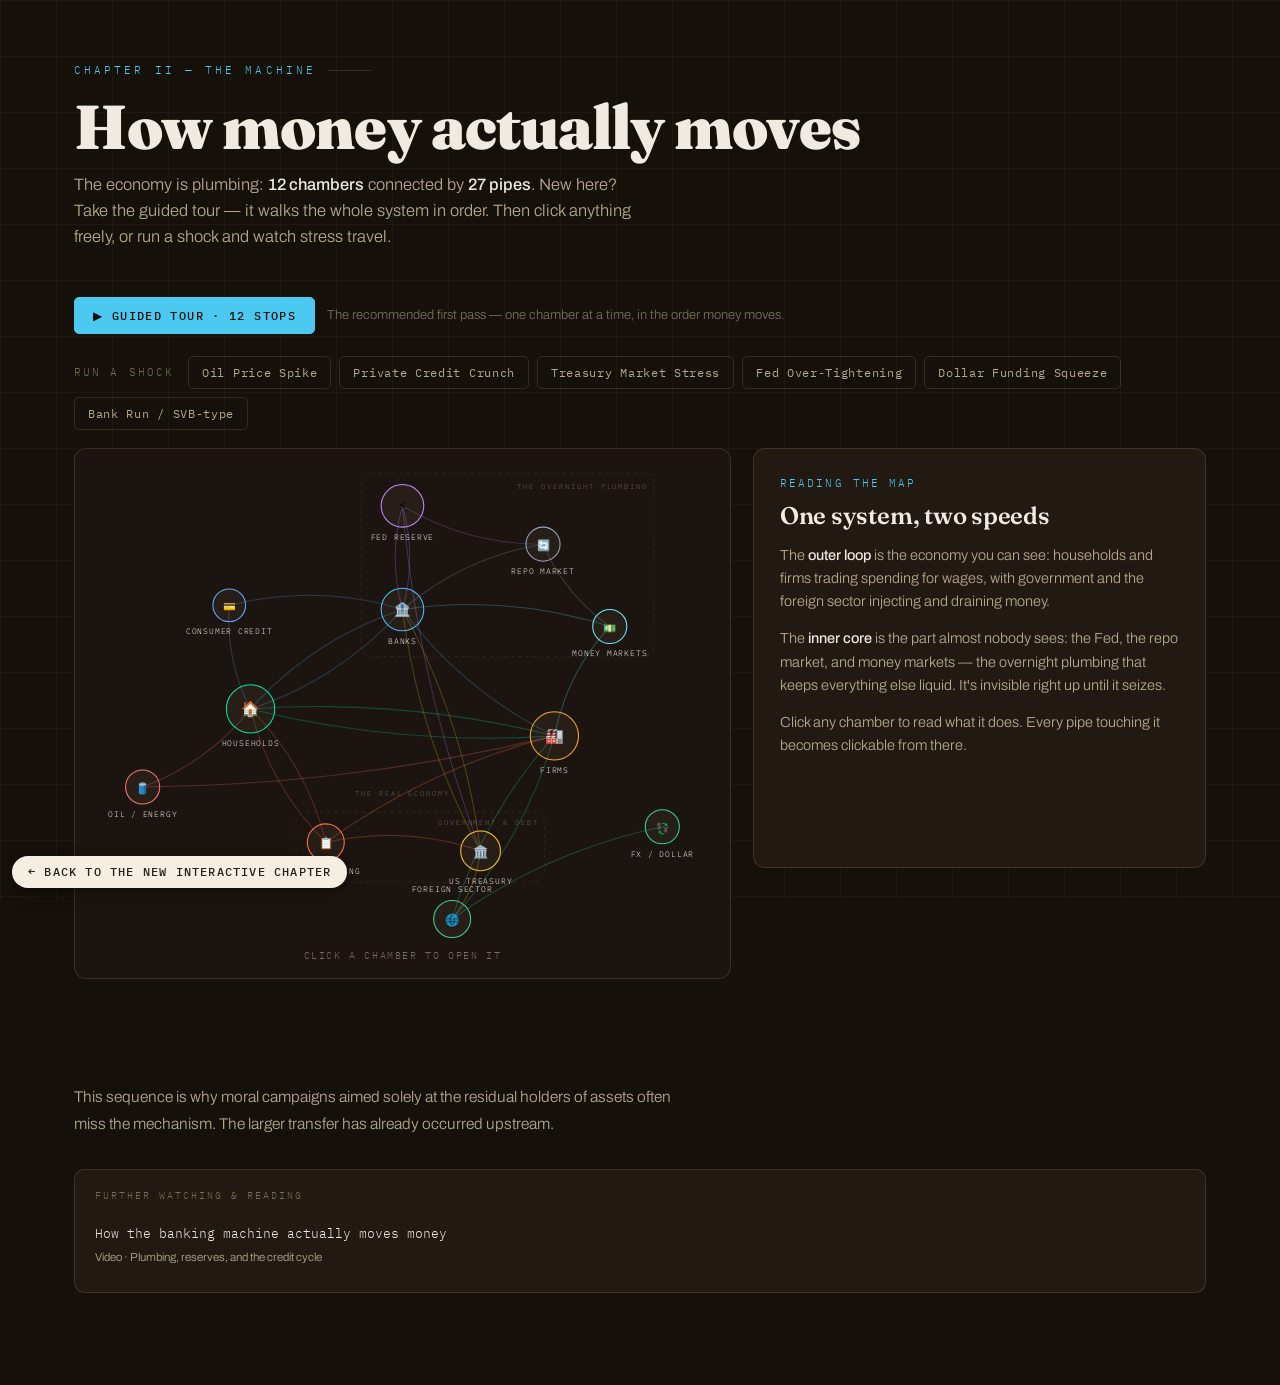
<file: chapters/original/machine.html>
<!DOCTYPE html>
<html lang="en">
<head>
<meta name="robots" content="noindex">
<meta charset="UTF-8">
<meta name="viewport" content="width=device-width, initial-scale=1.0">
<title>Chapter II — The Machine</title>
<link href="https://fonts.googleapis.com/css2?family=Fraunces:ital,opsz,wght@0,9..144,400;0,9..144,600;0,9..144,900;1,9..144,400;1,9..144,600&family=Archivo:wght@300;400;500;600&family=IBM+Plex+Mono:wght@300;400;500&display=swap" rel="stylesheet">
<style>
:root{
  --bg:#15100A; --bg2:#1B1410; --panel:#221A12; --line:rgba(232,203,150,.15);
  --grid:rgba(232,203,150,.045);
  --text:#F0EAE0; --sub:#B5A78F; --faint:#7A6D58;
  --ac:#4CC9F0; --warn:#E0B458; --stress:#F7931A; --broken:#F2545B;
  --serif:'Fraunces',Georgia,serif; --sans:'Archivo',system-ui,sans-serif; --mono:'IBM Plex Mono',monospace;
}
*{box-sizing:border-box;margin:0;padding:0}
body{background:var(--bg);color:var(--text);font-family:var(--sans);font-weight:300;line-height:1.6;-webkit-font-smoothing:antialiased}
body::before{content:'';position:fixed;inset:0;pointer-events:none;z-index:0;
  background:linear-gradient(var(--grid) 1px,transparent 1px),linear-gradient(90deg,var(--grid) 1px,transparent 1px);
  background-size:56px 56px}
::selection{background:rgba(76,201,240,.28)}
button{font-family:inherit;cursor:pointer}
:focus-visible{outline:2px solid var(--ac);outline-offset:3px;border-radius:2px}
.wrap{position:relative;z-index:1;max-width:1180px;margin:0 auto;padding:0 24px}

header{padding:56px 0 26px}
.eyebrow{font-family:var(--mono);font-size:11px;letter-spacing:.28em;text-transform:uppercase;color:var(--ac);display:inline-flex;align-items:center;gap:12px}
.eyebrow::after{content:'';width:44px;height:1px;background:var(--line)}
h1{font-family:var(--serif);font-weight:900;font-size:clamp(38px,6vw,62px);line-height:1.0;letter-spacing:-.015em;margin:14px 0 14px}
.lede{color:var(--sub);font-size:16.5px;max-width:64ch}
.lede b{color:var(--text);font-weight:500}

/* scenario bar */
.scen-bar{display:flex;gap:8px;flex-wrap:wrap;align-items:center;padding:22px 0 18px}
.scen-label{font-family:var(--mono);font-size:10.5px;letter-spacing:.2em;text-transform:uppercase;color:var(--faint);margin-right:6px}
.scen{
  background:none;border:1px solid var(--line);color:var(--sub);border-radius:5px;
  font-family:var(--mono);font-size:11.5px;letter-spacing:.06em;padding:8px 13px;
  transition:border-color .2s,color .2s,background .2s;
}
.scen:hover{color:var(--text);border-color:var(--sub)}
.scen.on{background:var(--sc,#F2545B);border-color:var(--sc,#F2545B);color:var(--bg);font-weight:500}

/* layout */
.stage{display:grid;grid-template-columns:minmax(0,1.45fr) minmax(320px,1fr);gap:22px;align-items:start;padding-bottom:64px}
.map-card{border:1px solid var(--line);border-radius:12px;background:var(--bg2);padding:10px 8px 4px;position:sticky;top:18px}
svg#map{width:100%;height:auto;display:block}
.map-hint{font-family:var(--mono);font-size:10px;letter-spacing:.16em;text-transform:uppercase;color:var(--faint);text-align:center;padding:6px 0 10px}

/* edges — static at idle; motion only where attention should go */
.edge{fill:none;stroke-width:1.5;opacity:.26;transition:opacity .25s,stroke .25s}
.edge.hl,.edge.st-warn,.edge.st-stress,.edge.st-broken{stroke-dasharray:2.5 8;animation:flow 1.5s linear infinite}
@keyframes flow{to{stroke-dashoffset:-10.5}}
@media (prefers-reduced-motion:reduce){.edge{animation:none!important}}
.map-dim .edge{opacity:.06}
.map-dim .edge.hl{opacity:.95;stroke-width:2.4}
.map-dim .edge.st-warn{stroke:var(--warn)!important;opacity:.95;stroke-width:2.2}
.map-dim .edge.st-stress{stroke:var(--stress)!important;opacity:.95;stroke-width:2.4}
.map-dim .edge.st-broken{stroke:var(--broken)!important;opacity:.95;stroke-width:2.6}
.zone-label{font-family:var(--mono);font-size:10.5px;letter-spacing:.26em;fill:var(--faint);opacity:.85}
.zone-rect{fill:none;stroke:var(--line);stroke-dasharray:4 6;rx:14}
.map-dim .zone-label,.map-dim .zone-rect{opacity:.25}

/* nodes */
.nd{cursor:pointer}
.nd circle.body{stroke-width:1.5;transition:opacity .25s,stroke .25s,fill .25s}
.nd .ring{fill:none;stroke-width:2;opacity:0;transition:opacity .25s}
.nd text{transition:opacity .25s}
.nd-name{font-family:var(--mono);font-size:11px;letter-spacing:.1em;fill:var(--text)}
.map-dim .nd:not(.hl):not(.st) circle.body{opacity:.22}
.map-dim .nd:not(.hl):not(.st) text{opacity:.28}
.nd.hl .ring{opacity:1}
.nd.st-warn .ring{opacity:1;stroke:var(--warn)}
.nd.st-stress .ring{opacity:1;stroke:var(--stress)}
.nd.st-broken .ring{opacity:1;stroke:var(--broken)}
.nd.st-broken circle.body{fill:rgba(242,84,91,.25)}

/* panel */
.reader{
  border:1px solid var(--line);border-radius:12px;background:var(--panel);
  padding:26px 26px 24px;min-height:420px;
}
.rd-tag{font-family:var(--mono);font-size:10.5px;letter-spacing:.2em;text-transform:uppercase;color:var(--tagc,var(--ac));margin-bottom:10px}
.rd-title{font-family:var(--serif);font-weight:600;font-size:24px;line-height:1.18;letter-spacing:-.01em;margin-bottom:14px}
.rd-body p{color:var(--sub);font-size:14.5px;margin-bottom:14px}
.rd-body p b{color:var(--text);font-weight:500}
.rd-kicker{font-family:var(--mono);font-size:10px;letter-spacing:.18em;text-transform:uppercase;color:var(--faint);margin:18px 0 6px}
.rd-stat{font-family:var(--mono);font-size:12px;color:var(--ac);border-top:1px solid var(--line);padding-top:14px;margin-top:6px}
.rd-why{border-left:2px solid var(--tagc,var(--ac));padding-left:14px}
.chips{display:flex;flex-wrap:wrap;gap:7px;margin-top:6px}
.chip{
  background:none;border:1px solid var(--line);color:var(--sub);border-radius:20px;
  font-family:var(--mono);font-size:11px;padding:6px 12px;transition:border-color .2s,color .2s;
}
.chip:hover{color:var(--text);border-color:var(--cc,var(--sub))}
.chip i{font-style:normal;color:var(--cc,var(--ac))}
.rd-back{
  background:none;border:none;color:var(--faint);font-family:var(--mono);font-size:11px;
  letter-spacing:.12em;text-transform:uppercase;padding:0;margin-bottom:14px;display:block;
}
.rd-back:hover{color:var(--text)}

/* tour */
.tour-row{display:flex;align-items:center;gap:12px;padding:20px 0 0}
.tour-btn{
  display:inline-flex;align-items:center;gap:10px;background:var(--ac);border:1px solid var(--ac);
  color:var(--bg);border-radius:5px;font-family:var(--mono);font-size:11.5px;font-weight:500;
  letter-spacing:.12em;text-transform:uppercase;padding:10px 18px;transition:opacity .2s;
}
.tour-btn:hover{opacity:.85}
.tour-note{font-size:13px;color:var(--faint)}
.rd-bridge{font-family:var(--serif);font-style:italic;font-size:16.5px;color:var(--text);margin-bottom:14px;line-height:1.45}
.chip.read{border-color:rgba(76,201,240,.45)}
.chip .tick{font-style:normal;color:var(--ac);margin-left:4px}
.read-count{font-family:var(--mono);font-size:10px;letter-spacing:.14em;text-transform:uppercase;color:var(--faint)}

/* stepper */
.stepper{display:flex;align-items:center;gap:10px;margin:4px 0 18px}
.stp-btn{
  background:none;border:1px solid var(--line);color:var(--text);border-radius:5px;
  font-family:var(--mono);font-size:12px;padding:7px 14px;transition:border-color .2s;
}
.stp-btn:hover:not(:disabled){border-color:var(--sub)}
.stp-btn:disabled{opacity:.3;cursor:default}
.stp-dots{display:flex;gap:6px;flex:1;justify-content:center}
.stp-dot{width:8px;height:8px;border-radius:50%;border:1.5px solid var(--faint);transition:background .2s,border-color .2s}
.stp-dot.done{background:var(--sc);border-color:var(--sc)}
.sev{font-family:var(--mono);font-size:10px;letter-spacing:.18em;text-transform:uppercase;padding:3px 9px;border-radius:3px;display:inline-block;margin-bottom:12px}
.sev.warn{color:var(--warn);border:1px solid var(--warn)}
.sev.stress{color:var(--stress);border:1px solid var(--stress)}
.sev.broken{color:var(--broken);border:1px solid var(--broken)}
.macros{border-top:1px solid var(--line);margin-top:18px;padding-top:14px}
.macros .rd-kicker{margin-top:0}
.mac-grid{display:grid;grid-template-columns:1fr 1fr;gap:6px 18px;font-family:var(--mono);font-size:12px}
.mac-grid span{color:var(--faint)} .mac-grid b{color:var(--text);font-weight:500;text-align:right}
.exit-scen{margin-top:18px;background:none;border:1px solid var(--line);color:var(--sub);border-radius:5px;font-family:var(--mono);font-size:11px;letter-spacing:.12em;text-transform:uppercase;padding:8px 16px}
.exit-scen:hover{color:var(--text);border-color:var(--sub)}

@media (max-width:920px){
  .stage{grid-template-columns:1fr}
  .map-card{position:static}
  .reader{min-height:0}
}

/* ===== neat resource / video block ===== */
.res-block{
  margin: 36px 0 20px;
  padding: 18px 20px;
  background: var(--panel, #221A12);
  border: 1px solid var(--line, rgba(232,203,150,.15));
  border-radius: 10px;
}
.res-block .res-label{
  font-family: var(--mono, 'IBM Plex Mono', monospace);
  font-size: 10px;
  letter-spacing: .2em;
  text-transform: uppercase;
  color: var(--faint, #7A6D58);
  margin-bottom: 12px;
}
.res-block a{
  display: block;
  color: var(--text, #F0EAE0);
  text-decoration: none;
  font-family: var(--mono, 'IBM Plex Mono', monospace);
  font-size: 13px;
  padding: 8px 0;
  border-bottom: 1px solid var(--line, rgba(232,203,150,.1));
  transition: color .2s;
}
.res-block a:last-child{ border-bottom: none; }
.res-block a:hover{ color: var(--ac, #E0B458); }
.res-block a .res-meta{
  display: block;
  font-size: 11.5px;
  color: var(--sub, #B5A78F);
  margin-top: 3px;
  font-family: var(--sans, system-ui, sans-serif);
  font-weight: 300;
  letter-spacing: 0;
  text-transform: none;
}

</style>
<style>/* hub fix: keep the closing note + resources inside the page column */
.hub-tail{position:relative;z-index:1;max-width:1180px;margin:0 auto;padding:0 24px 72px;box-sizing:border-box}
.hub-tail>p{color:var(--sub,#B5A78F);font-size:15.5px;line-height:1.75;max-width:68ch;margin:40px 0 0}
.hub-tail .res-block{margin-top:32px}
</style>
</head>
<body>
<a href="../machine.html" style="position:fixed;z-index:99999;left:12px;bottom:12px;background:#F5EEE1;color:#2A2118;font:500 12px/1 'IBM Plex Mono',monospace;letter-spacing:.1em;text-transform:uppercase;text-decoration:none;padding:10px 16px;border-radius:999px;box-shadow:0 4px 14px rgba(0,0,0,.4)">← Back to the new interactive chapter</a>
<script>addEventListener('message',function(e){if(e.data&&e.data.hubOpen)location.href=e.data.hubOpen+'.html'});</script>
<div class="wrap">

<header>
  <span class="eyebrow">Chapter II — The Machine</span>
  <h1>How money actually moves</h1>
  <p class="lede">The economy is plumbing: <b>12 chambers</b> connected by <b>27 pipes</b>. New here? Take the guided tour — it walks the whole system in order. Then click anything freely, or run a shock and watch stress travel.</p>
</header>

<div class="tour-row">
  <button class="tour-btn" id="tour-btn">▶ Guided tour · 12 stops</button>
  <span class="tour-note" id="tour-note">The recommended first pass — one chamber at a time, in the order money moves.</span>
</div>

<div class="scen-bar" id="scen-bar">
  <span class="scen-label">Run a shock</span>
</div>

<div class="stage">
  <div class="map-card">
    <svg id="map" viewBox="0 0 900 680" aria-label="Flow map of the economy">
      <g id="zones"></g>
      <g id="edges"></g>
      <g id="nodes"></g>
    </svg>
    <div class="map-hint"><span id="map-hint">Click a chamber to open it</span> <span class="read-count" id="read-count"></span></div>
  </div>
  <aside class="reader" id="reader" aria-live="polite"></aside>
</div>

</div>

<script>
const EX={
  'households_firms':{tag:'Consumer Spending',tc:'#00e5a0',title:'You buy things → Companies earn revenue',plain:'Every time you spend at a store, restaurant, or online, that money flows directly to businesses. This single flow drives about 70% of the entire US economy. Economists call it Personal Consumption Expenditure (PCE).',detail:'In 2024, US households spent $18.8 trillion on goods and services. When consumer confidence is high, spending rises and businesses thrive. When fear sets in, spending contracts and businesses cut back.',why:'If consumers suddenly stop spending — say, because oil prices ate their paycheck or a recession scare hits — businesses earn less, hire fewer people, and the whole loop begins shrinking.'},
  'firms_households':{tag:'Wages & Income',tc:'#00e5a0',title:'Companies pay workers → Workers have money to spend',plain:'Every paycheck, salary, or bonus is a company sending money back to households. This is the return leg of the main loop — and the reason the circuit is "circular." Firms hire people, pay wages, and those same people then turn around and buy the firms\' products.',detail:'Total US labor compensation is about $13 trillion per year. When firms are profitable, they hire more and pay more. When struggling, they freeze hiring and cut hours, which then cuts consumer spending in a self-reinforcing spiral.',why:'When wages stagnate or layoffs rise, households have less to spend. Less spending means less business revenue. Less revenue means more layoffs. This is the classic recession feedback loop.'},
  'households_banks':{tag:'Savings & Deposits',tc:'#4db8ff',title:'You deposit money → Banks pool it to lend out',plain:'When you put money in a savings or checking account, it doesn\'t just sit in a vault. Banks pool everyone\'s deposits together and lend most of it to businesses and borrowers. Your $10,000 deposit quietly becomes part of someone\'s business loan.',detail:'This is fractional reserve banking. Banks keep a small fraction as a reserve and lend the rest, creating new money in the process. The current US personal savings rate is about 3.8% — meaning Americans save about 4 cents of every dollar they earn.',why:'During a panic, people rush to pull their money out (a bank run). Without deposits, banks can\'t lend, and the entire credit system seizes — within days.'},
  'banks_firms':{tag:'Business Loans',tc:'#4db8ff',title:'Banks lend to companies → Businesses invest and grow',plain:'Banks take deposits and lend them to businesses so those businesses can buy equipment, open new locations, hire workers, or simply cover operating expenses. This credit is the fuel that lets firms grow far beyond what they could afford on their own cash.',detail:'About $12 trillion in commercial loans are outstanding at any given time in the US. The interest rate on these loans moves directly with the Fed\'s rate decisions — making the Fed the most powerful influence on business investment.',why:'When banks tighten lending standards (as they sharply did in 2023), businesses can\'t invest, can\'t make payroll, and the economy contracts. Business investment is one of the most volatile and impactful components of GDP.'},
  'banks_households':{tag:'Consumer Loans',tc:'#60a5fa',title:'Banks lend to you → You can buy homes, cars, and more',plain:'Mortgages, auto loans, student loans, and credit cards are all forms of banks lending money directly to households. This allows people to buy things that would take decades to save for — making credit a massive amplifier of purchasing power.',detail:'Total US household debt is about $20 trillion, with mortgages alone at $13 trillion. Consumer credit multiplies what households can spend beyond their current income.',why:'When interest rates spike (as in 2022-2024), mortgages become unaffordable, car loans get expensive, and consumer spending on big-ticket items collapses. This is the most direct channel through which Fed rate hikes slow the economy.'},
  'banks_consumers_credit':{tag:'Credit Origination',tc:'#60a5fa',title:'Banks decide to create loans → Credit system activated',plain:'Before you can get a mortgage or car loan, a bank has to decide to offer it. They assess your income, credit history, and debt load, set the terms, and then actually create the loan. Without this decision, there is no consumer credit.',detail:'The Fed\'s Senior Loan Officer Survey (SLOOS) tracks how banks are changing their lending standards each quarter. When it turns sharply negative — as it did in 2023 — it signals a tightening of credit that will ripple through the whole economy months later.',why:'SVB\'s collapse in March 2023 caused fear to spread across regional banks. Many tightened standards overnight, refusing loans even to creditworthy borrowers. The credit pipe narrowed sharply before most people noticed.'},
  'consumers_credit_households':{tag:'Loan Disbursement',tc:'#60a5fa',title:'Approved credit reaches you → Spending power amplified',plain:'Once a bank approves your mortgage or auto loan, that money arrives in your account and you can spend it. This is the moment credit becomes real economic activity — a new house is built, a car drives off the lot, a business gets paid.',detail:'Credit amplifies economic activity beyond current income. A family earning $80,000 per year can buy a $400,000 home because of mortgage credit. The entire housing construction industry — and all the furniture, appliances, and services attached to it — depends on this flow.',why:'If this pipe narrows (high rates, strict standards), home sales crash, construction halts, and the ripple effects cost hundreds of thousands of jobs across housing-adjacent industries.'},
  'treasury_banks':{tag:'Bond Issuance',tc:'#fbbf24',title:'Treasury sells bonds → Banks buy them as safe assets',plain:'When the government spends more than it collects in taxes, it borrows money by selling Treasury bonds. Banks, foreign governments, and investors buy these bonds. Think of it as the government giving a formal IOU that pays interest over time.',detail:'Treasury bonds are the backbone of the global financial system — they\'re considered the world\'s safest asset. Their yields set the "risk-free rate" that every other interest rate in the economy is benchmarked against. A 10Y Treasury at 4.2% means a corporate bond must yield at least 5-6% to attract buyers.',why:'When Treasury yields spike suddenly (because of a supply surge or demand collapse), every other interest rate spikes too — mortgages, corporate bonds, car loans. That\'s why a Treasury market disruption can destabilize the entire economy.'},
  'banks_treasury':{tag:'Bond Purchases',tc:'#fbbf24',title:'Banks buy Treasuries → Government funded, banks stay liquid',plain:'Banks are major buyers of US Treasury bonds. It\'s a safe place to invest deposits that earns some interest. Banks hold Treasuries as "liquid, low-risk" assets on their balance sheets — until rates rise and those bonds lose market value.',detail:'This is exactly what destroyed Silicon Valley Bank (SVB) in 2023. It bought massive amounts of long-duration Treasuries when rates were near zero. When rates rose sharply in 2022-2023, those bonds fell in market value — creating massive unrealized losses that spooked depositors.',why:'Banks holding long-duration bonds become vulnerable when rates rise. Assets shrink in market value while liabilities (deposits) stay the same. That gap can trigger insolvency and bank runs.'},
  'foreign_treasury':{tag:'Foreign Demand',tc:'#fbbf24',title:'Foreign governments buy US bonds → America borrows cheaply',plain:'Countries like Japan, China, the UK, and others hold trillions of dollars in US Treasury bonds as national reserves. This enormous foreign demand keeps US borrowing costs lower than they would otherwise be — a massive structural advantage for the US.',detail:'Foreign holders own about $8.5 trillion in US Treasuries. China and Japan are the two largest foreign holders. When they sell, it puts upward pressure on yields and can destabilize the market.',why:'If foreign buyers lose confidence in US fiscal discipline and start selling Treasuries en masse, yields spike, the dollar could weaken, and US government borrowing costs surge — potentially triggering a debt crisis.'},
  'treasury_government':{tag:'Deficit Funding',tc:'#ff7043',title:'Bond sales fund all government spending beyond tax revenue',plain:'The money raised from selling Treasury bonds goes directly to the federal government to fund programs — Social Security, Medicare, military, infrastructure, and everything else. Without functioning bond markets, the government couldn\'t run a deficit at all.',detail:'The US federal deficit is roughly $1.8 trillion per year (2025). Every dollar of that must be borrowed through bond markets. The national debt has crossed $36 trillion. Interest payments on that debt now exceed $900 billion per year — larger than the defense budget.',why:'If bond markets seize and the government can\'t borrow, it faces an impossible choice: slash spending dramatically overnight, or have the Fed monetize the debt by buying bonds directly — both have severe economic consequences.'},
  'government_households':{tag:'Transfer Payments',tc:'#ff7043',title:'Government sends money to people → Demand gets a safety floor',plain:'Social Security checks, Medicare payments, unemployment benefits, food stamps, and disability payments are all the government sending money directly back to households. These are called transfer payments, and they act as automatic shock absorbers that kick in during recessions.',detail:'About $2.5 trillion per year flows from government directly to households. During recessions, these payments automatically rise as more people claim unemployment and food stamps — providing a built-in economic stimulus without requiring any new legislation.',why:'Without these transfers, every recession would spiral much further downward. When people lose jobs and these payments kick in, they replace a portion of lost income and maintain some consumer spending — preventing a demand freefall.'},
  'households_government':{tag:'Income Taxes',tc:'#ff7043',title:'You pay taxes → Government gets funded',plain:'Every paycheck has income and payroll taxes withheld. These taxes fund government operations — public services, safety nets, defense, and debt service. The progressive tax structure means higher earners pay a higher percentage of income.',detail:'Federal income and payroll taxes generate about $3.8 trillion per year. The progressive structure creates an automatic stabilizer: when a recession hits and incomes fall, tax revenues fall even faster — the government automatically collects less, leaving more money in the private sector.',why:'In a recession, tax revenues can fall by hundreds of billions without any policy change, automatically widening the deficit and providing mild stimulus. This is called an "automatic stabilizer."'},
  'firms_government':{tag:'Corporate Taxes',tc:'#ff7043',title:'Companies pay tax on profits → Government gets revenue',plain:'When firms earn profit, they owe the government a share — currently 21% at the federal level plus state taxes. Corporate taxes are one of the more politically contested parts of the fiscal system, because companies and their lobbyists work hard to minimize them.',detail:'Corporate taxes generate about $500 billion per year for the federal government. When profits are high (booms), revenue surges. When firms lose money (recessions), corporate tax revenue collapses.',why:'A sharp cut in corporate taxes (like the 2017 Tax Cuts and Jobs Act) boosts after-tax profits and can spur investment — but also widens the deficit. Companies often respond with share buybacks rather than new investment.'},
  'fed_banks':{tag:'Monetary Policy',tc:'#c084fc',title:'The Fed sets the price of money → Every loan rate adjusts',plain:'The Federal Reserve sets the overnight interest rate at which banks lend to each other — the Fed Funds Rate. This single number is the most powerful economic lever on the planet. It filters through every other interest rate in the economy within weeks: mortgages, car loans, business loans, credit cards.',detail:'When the Fed raises rates, borrowing becomes more expensive everywhere. When it cuts, borrowing becomes cheaper. The Fed raised rates 11 times in 2022-2023 (from 0% to 5.25%), the fastest tightening cycle in 40 years — deliberately slowing the economy to crush inflation.',why:'The Fed hiking too much can cause a recession (2006-2007 setup). The Fed cutting too fast can reignite inflation (the 1970s). There is no neutral position — every rate decision has winners and losers across the entire economy.'},
  'banks_fed':{tag:'Reserve Balances',tc:'#c084fc',title:'Banks park excess cash at the Fed → The system stays stable',plain:'Banks are required to maintain a minimum level of cash in reserve (not lent out). They hold these reserves at the Federal Reserve itself. The Fed pays interest on these reserves, giving it a powerful lever to control how much banks lend out.',detail:'The Fed set reserve requirements to 0% during COVID to encourage maximum lending. It now pays about 3.4% interest on excess reserves (IOER), which sets a floor under the Fed Funds Rate — banks won\'t lend to each other for less than what the Fed pays them to do nothing.',why:'When reserves are abundant, banks lend freely and credit flows easily. When reserves are scarce (as during Quantitative Tightening), banks become more cautious and credit tightens — another way the Fed steers the economy.'},
  'fed_repo':{tag:'Overnight Ops',tc:'#c084fc',title:'The Fed\'s overnight lending keeps short-term rates in range',plain:'Every night, the Fed conducts "repo" operations — it lends money to banks and takes Treasury bonds as collateral, or drains money through "reverse repos." This keeps the overnight interest rate within the Fed\'s target range.',detail:'The Fed\'s Overnight Reverse Repo (ON RRP) facility allows money market funds to park cash directly with the Fed. At its 2022 peak, over $2.5 trillion was parked here — effectively removing it from the banking system and tightening conditions.',why:'Repo markets are the plumbing no one thinks about — until they break. In September 2019, repo rates suddenly spiked to 10% in hours, forcing emergency Fed intervention. Disruption here can freeze the entire financial system overnight.'},
  'fed_treasury':{tag:'QE / Bond Buying',tc:'#c084fc',title:'The Fed buys government bonds → New money injected into system',plain:'When the Fed wants to stimulate the economy beyond just cutting rates — especially when rates are already near zero — it buys Treasury bonds directly. This "Quantitative Easing" (QE) creates new money and injects it into the financial system, pushing long-term interest rates lower.',detail:'The Fed\'s balance sheet grew from $900 billion before 2008 to $9 trillion by 2022 — almost entirely through QE. It\'s now running "QT" (Quantitative Tightening), letting bonds mature to slowly drain that money back.',why:'QE lowers long-term rates, boosts asset prices (stocks, real estate), and encourages borrowing. But critics argue it mainly enriches asset holders and can fuel inflation if pushed too far — as arguably happened in 2020-2021.'},
  'repo_banks':{tag:'Collateral Lending',tc:'#94a3b8',title:'The repo market: banks\' nightly pawn shop for cash',plain:'Repo (repurchase agreements) is where banks borrow cash overnight by handing over Treasury bonds as collateral — like pawning your watch for one day. The next morning, they buy the bonds back at a slightly higher price. That tiny price difference is the repo rate.',detail:'The repo market processes over $4.5 trillion per day — larger than the US stock market\'s daily volume. Banks use it to manage daily cash mismatches without selling their long-term assets. Most people have never heard of it.',why:'Repo is the first pipe to seize in a financial crisis. In September 2008, repo markets froze almost overnight, cutting off funding for major banks and accelerating the financial collapse. The same nearly happened in March 2020 before Fed intervention.'},
  'repo_moneymkt':{tag:'ST Funding',tc:'#94a3b8',title:'Repo connects to money markets → Short-term rates ripple outward',plain:'Money market funds — which millions of Americans use as a "safe" place to park cash — invest heavily in repo agreements and Treasury bills. This connection means that what happens in the repo market immediately affects money market funds and vice versa.',detail:'When money market funds "break the buck" (share price falls below $1), it triggers panic. This happened in 2008 when Lehman failed and the Reserve Primary Fund broke the buck. The Treasury and Fed had to guarantee all money market funds to stop the run.',why:'Your money market "savings" account isn\'t just sitting in a vault. It\'s being lent overnight in the repo market. That\'s why it earns a small return — and also why it\'s exposed to plumbing failures that most investors never see coming.'},
  'moneymkt_banks':{tag:'SOFR / CP Funding',tc:'#67e8f9',title:'Money markets fund banks short-term → Daily liquidity maintained',plain:'Banks need short-term cash daily to cover mismatches between money coming in and going out. Money markets provide this through commercial paper (CP) and by setting the SOFR rate — the benchmark for trillions in floating-rate loans.',detail:'SOFR (Secured Overnight Financing Rate) replaced LIBOR in 2023 and is now the reference rate for most variable-rate loans, derivatives, and mortgages. It\'s set daily based on actual repo transactions.',why:'If SOFR spikes suddenly (as repo rates did in 2019), banks\' short-term costs jump instantly. Every floating-rate loan in the country immediately becomes more expensive — squeezing borrowers without warning or any Fed action.'},
  'moneymkt_firms':{tag:'Commercial Paper',tc:'#67e8f9',title:'Big companies borrow directly from money markets',plain:'Large corporations can skip banks entirely and borrow short-term money directly from money market funds by issuing "commercial paper" — essentially short-term IOUs lasting 30-90 days. It\'s cheaper and faster than a traditional bank loan.',detail:'The US commercial paper market is about $1.2 trillion. Companies use CP to fund payroll, inventory, and working capital. In normal times, they simply roll it over every month. It seems routine — until it isn\'t.',why:'In March 2020, as COVID lockdowns hit, the CP market froze in days. No one wanted to lend even to blue-chip companies. The Fed created the Commercial Paper Funding Facility (CPFF) to backstop it — essentially guaranteeing corporate IOUs.'},
  'oil_firms':{tag:'Production Costs',tc:'#f87171',title:'Oil prices raise the cost of making everything',plain:'Oil and energy are embedded in the cost of virtually every manufactured product, agricultural good, and service. When oil prices spike, the cost of making, shipping, and storing goods rises across the entire economy simultaneously.',detail:'Energy costs represent 5-15% of total production costs for manufacturers, and far more for transportation, agriculture, and chemicals. An oil spike squeezes profit margins and forces firms to either raise prices (fueling inflation) or absorb losses (leading to layoffs).',why:'The 1970s oil shocks created "stagflation" — high inflation AND recession simultaneously. The Fed\'s tools don\'t work: cutting rates helps the recession but worsens inflation, raising rates helps inflation but deepens recession. There is no good option.'},
  'oil_households':{tag:'Energy Bills',tc:'#f87171',title:'Higher oil = your gas and heating bills go up immediately',plain:'When oil prices spike, the effects hit household budgets fast and visibly — at the gas pump, on your electricity bill, and in higher prices for food and goods that must be shipped. It\'s an invisible tax that hits every single person.',detail:'American households spend about $5,000-7,000 per year on energy. When oil doubles, that cost can jump by $2,000-4,000 per year — money that can no longer be spent on restaurants, clothing, or entertainment.',why:'Lower-income households spend a much higher percentage of their income on energy, making oil spikes deeply regressive — they hurt the poor far more than the wealthy. This directly reduces consumer spending across the economy.'},
  'fx_foreign':{tag:'Dollar Flows',tc:'#34d399',title:'The dollar\'s value shapes capital flows worldwide',plain:'The US dollar is the world\'s reserve currency — most global trade, commodity pricing, and international borrowing is done in dollars. When the dollar strengthens, it tightens financial conditions globally. When it weakens, conditions ease worldwide.',detail:'The DXY (Dollar Index) measures the dollar against major currencies. A rising DXY from Fed rate hikes tightens financial conditions globally — it\'s effectively like the Fed raising rates for the entire world simultaneously.',why:'When the Fed hikes aggressively, the dollar surges. This triggers currency crises in emerging markets, forces foreign central banks to hike their own rates to defend their currencies, and can trigger EM debt crises like 1997-1998 Asia.'},
  'foreign_firms':{tag:'Export Revenue',tc:'#34d399',title:'Foreign buyers purchase US goods → Money flows into the economy',plain:'When a company in Germany buys an American Boeing jet, or a retailer in Japan orders Kentucky bourbon, that\'s export revenue flowing into the US economy. Exports are an economic "injection" — money entering the domestic circular flow from outside.',detail:'US exports total about $3.1 trillion per year. A strong dollar makes US goods more expensive for foreigners, reducing export demand. A weak dollar makes US goods cheap overseas, boosting exports.',why:'The US runs a persistent trade deficit (imports exceed exports by about $700 billion). This means more money flows out via trade than in — partially offset by massive foreign investment in US financial assets.'},
  'firms_foreign':{tag:'Import Costs',tc:'#34d399',title:'US companies buy from abroad → Money flows out of the economy',plain:'When American companies import parts, raw materials, or finished goods, money leaves the domestic economy. Imports are an economic "leakage" — the opposite of an injection. Every dollar spent on an import is a dollar not circulating domestically.',detail:'US imports total about $3.8 trillion per year — electronics, clothing, cars, pharmaceuticals, and more. This creates the trade deficit.',why:'Tariffs try to reduce imports to protect domestic industries, but they also raise costs for US companies and consumers who rely on imported goods. The 2018-2025 trade wars showed this trade-off clearly: some manufacturing jobs saved, higher prices for everyone.'}
};

// ══ NODE META ══
const NM={
  households:{label:'Households',icon:'🏠',color:'#00e5a0',plain:'This is you — and every other American family. Households earn wages, spend money on goods and services, save some for later, and pay taxes. Consumer spending by households drives 70% of the entire US economy.',desc:'Consumers, workers, savers, and taxpayers.',stat:'PCE: $18.8T | Savings rate: 3.8%',size:52},
  firms:{label:'Firms',icon:'🏭',color:'#f5a623',plain:'Every business — from your corner coffee shop to Apple — is a "firm." They hire workers, borrow money to invest, produce goods and services, and sell them to generate revenue. Firms are where GDP is actually created.',desc:'Producers of GDP. Hire labor, invest capital, generate revenue.',stat:'Output: $29.2T | Investment: $4.9T',size:52},
  banks:{label:'Banks',icon:'🏦',color:'#4db8ff',plain:'Banks take your deposits and lend them out, creating new money in the process. 97% of all money in circulation was created by banks as loans — not printed by the government. When banks stop lending, everything else eventually breaks.',desc:'Create money via loans. Channel savings to investment.',stat:'M2: $22.7T | Commercial loans: $12.1T',size:48},
  fed:{label:'Fed Reserve',icon:'⚡',color:'#c084fc',plain:'The Federal Reserve is America\'s central bank — the most powerful economic institution in the world. It sets the interest rate that all other rates are built on, controls how much money flows through the system, and acts as the emergency backstop when things go wrong.',desc:'Sets interest rates, controls reserves, monetary policy.',stat:'Rate: 3.50–3.75% | Balance sheet: $7.0T',size:48},
  treasury:{label:'US Treasury',icon:'🏛️',color:'#fbbf24',plain:'The US Treasury borrows money by selling bonds — government IOUs that pay interest. These Treasury bonds are the world\'s safest investment and set the baseline interest rate for everything else: mortgages, corporate bonds, car loans. They are the literal backbone of global finance.',desc:'Issues bonds, finances deficits, sets the global risk-free rate.',stat:'National debt: $36.2T | Deficit: ~$1.8T/yr',size:48},
  government:{label:'Gov Spending',icon:'📋',color:'#ff7043',plain:'The government collects taxes and spends on Social Security, Medicare, defense, infrastructure, education, and more. During recessions, spending automatically rises as more people claim unemployment — acting as a built-in economic stabilizer that cushions the downturn.',desc:'Fiscal transfers, public services, automatic stabilizers.',stat:'Outlays: $7.1T | Tax revenue: $5.0T',size:42},
  repo:{label:'Repo Market',icon:'🔄',color:'#94a3b8',plain:'The repo market is where banks borrow cash overnight using Treasury bonds as collateral — like a pawn shop for financial institutions. It processes $4+ trillion per day and is almost completely invisible to the public. When it seizes, the entire financial system can freeze within hours.',desc:'Overnight collateral lending. Volume: $4.5T/day.',stat:'Daily volume: ~$4.5T | Rate: 3.6%',size:38},
  moneymkt:{label:'Money Markets',icon:'💵',color:'#67e8f9',plain:'Money market funds are where companies and investors park short-term cash — they\'re supposed to be as safe as a bank account but earn a small return. They fund banks and corporations through commercial paper. They became the epicenter of panic in 2008 when Lehman Brothers failed.',desc:'T-bills, commercial paper, SOFR. Short-term funding layer.',stat:'T-bill rate: 4.1% | SOFR: 3.58%',size:38},
  oil:{label:'Oil / Energy',icon:'🛢️',color:'#f87171',plain:'Oil and energy are embedded in the cost of almost everything — manufacturing, shipping, farming, and heating. When oil prices spike, it\'s like an invisible tax on every business and household simultaneously. There is no easy way to avoid it.',desc:'Energy costs built into all production and transportation.',stat:'WTI: $74 | Brent: $78',size:38},
  fx:{label:'FX / Dollar',icon:'💱',color:'#34d399',plain:'The US dollar is the world\'s reserve currency — global trade and borrowing are done in dollars. A stronger dollar tightens financial conditions across the entire planet, like the Fed raising rates for the whole world at once. A weaker dollar does the opposite.',desc:'Dollar = global reserve. DXY sets worldwide conditions.',stat:'DXY: 104.2 | EUR/USD: 1.083',size:38},
  foreign:{label:'Foreign Sector',icon:'🌐',color:'#34d399',plain:'Other countries buy our exports (money flows in) and we buy their imports (money flows out). Foreign investors also buy US Treasury bonds, financing our deficit. The US runs a trade deficit of about $700 billion — we import far more than we export.',desc:'Trade flows, capital flows, foreign Treasury demand.',stat:'Holds $8.5T Treasuries | Trade deficit: -$700B',size:42},
  consumers_credit:{label:'Consumer Credit',icon:'💳',color:'#60a5fa',plain:'Mortgages, car loans, credit cards, and student loans let households buy things that would take decades to save for. Consumer credit dramatically amplifies spending power — but also amplifies vulnerability when interest rates rise or income falls.',desc:'Mortgages, auto loans, credit cards. Spending amplifier.',stat:'Total: $20.1T | Mortgages: $13.1T',size:36},
};

// ══ EDGES ══
const EDGES=[
  {from:'households',to:'firms',      color:'#00e5a0',w:2.5,d:false},
  {from:'firms',     to:'households', color:'#00e5a0',w:2.5,d:false},
  {from:'households',to:'banks',      color:'#4db8ff',w:1.8,d:true },
  {from:'banks',     to:'firms',      color:'#4db8ff',w:2.2,d:false},
  {from:'banks',     to:'households', color:'#60a5fa',w:1.8,d:false},
  {from:'banks',     to:'consumers_credit',color:'#60a5fa',w:1.4,d:true},
  {from:'consumers_credit',to:'households',color:'#60a5fa',w:1.6,d:false},
  {from:'treasury',  to:'banks',      color:'#fbbf24',w:2.0,d:false},
  {from:'banks',     to:'treasury',   color:'#fbbf24',w:1.8,d:true },
  {from:'foreign',   to:'treasury',   color:'#fbbf24',w:1.8,d:true },
  {from:'treasury',  to:'government', color:'#ff7043',w:2.0,d:false},
  {from:'government',to:'households', color:'#ff7043',w:2.0,d:false},
  {from:'households',to:'government', color:'#ff7043',w:1.4,d:true },
  {from:'firms',     to:'government', color:'#ff7043',w:1.2,d:true },
  {from:'fed',       to:'banks',      color:'#c084fc',w:2.2,d:false},
  {from:'banks',     to:'fed',        color:'#c084fc',w:1.2,d:true },
  {from:'fed',       to:'repo',       color:'#c084fc',w:1.6,d:false},
  {from:'fed',       to:'treasury',   color:'#c084fc',w:1.6,d:true },
  {from:'repo',      to:'banks',      color:'#94a3b8',w:1.6,d:false},
  {from:'repo',      to:'moneymkt',   color:'#94a3b8',w:1.4,d:false},
  {from:'moneymkt',  to:'banks',      color:'#67e8f9',w:1.4,d:false},
  {from:'moneymkt',  to:'firms',      color:'#67e8f9',w:1.2,d:true },
  {from:'oil',       to:'firms',      color:'#f87171',w:1.8,d:false},
  {from:'oil',       to:'households', color:'#f87171',w:1.4,d:false},
  {from:'fx',        to:'foreign',    color:'#34d399',w:1.4,d:true },
  {from:'foreign',   to:'firms',      color:'#34d399',w:1.6,d:false},
  {from:'firms',     to:'foreign',    color:'#34d399',w:1.2,d:true },
];

const SC={
  oil:{name:'Oil Price Spike',badge:'STAGFLATION RISK',color:'#f87171',steps:[
    {l:'Oil surges +60%',b:'WTI hits $120+. Energy is in every supply chain — this is an invisible tax on the whole economy.',t:'warn',n:['oil'],e:[]},
    {l:'Firm costs explode',b:'Manufacturers, truckers, farmers — anyone using energy sees margins compressed. Raise prices (inflation) or absorb losses (layoffs).',t:'stress',n:['firms'],e:[['oil','firms']]},
    {l:'Household budgets squeezed',b:'Gas, heating, and food prices spike. Real purchasing power falls even if wages hold steady.',t:'stress',n:['households'],e:[['oil','households']]},
    {l:'Inflation spikes 6-8%',b:'Cost-push inflation spreads. The Fed is stuck: cut rates (helps recession, worsens inflation) or hike (helps inflation, deepens recession). The classic 1970s trap.',t:'stress',n:[],e:[]},
    {l:'Banks tighten credit',b:'Uncertainty makes banks nervous. Spreads widen. Firms that need to refinance suddenly can\'t.',t:'stress',n:['banks','consumers_credit'],e:[['banks','firms']]},
    {l:'Stagflation — GDP falls, prices stay high',b:'GDP contracts while inflation stays elevated. Unemployment rises. The circular flow narrows. Plumbing clogged.',t:'broken',n:['firms','households','banks'],e:[['firms','households'],['banks','firms'],['banks','households']]},
  ],macros:{gdp:'-1.8%',unemp:'5.9%',cpi:'7.2%',spread:'380 bps',oil:'$122',vix:'38',repo:'4.2%',reserves:'$3.0T',dxy:'108.4',velocity:'1.21'}},
  credit:{name:'Private Credit Crunch',badge:'CREDIT FREEZE',color:'#60a5fa',steps:[
    {l:'Loan delinquencies rise',b:'Auto loans, credit cards, commercial real estate start going bad. Banks see rising defaults.',t:'warn',n:['consumers_credit'],e:[]},
    {l:'Banks slam lending standards',b:'The SLOOS survey turns sharply negative. Loans that would have been approved 6 months ago now get rejected.',t:'stress',n:['banks'],e:[['banks','firms'],['banks','households']]},
    {l:'Business investment collapses',b:'Without credit, firms can\'t expand, hire, or maintain operations. CapEx freezes. Investment multiplier runs in reverse.',t:'stress',n:['firms'],e:[['banks','firms']]},
    {l:'Money markets seize',b:'Firms try to borrow via commercial paper. Spreads blow out. Short-term funding dries up.',t:'stress',n:['moneymkt','repo'],e:[['moneymkt','firms'],['repo','banks']]},
    {l:'Consumer spending implodes',b:'Credit cards cut, home equity lines frozen, car financing unavailable. Households pull back sharply.',t:'broken',n:['households'],e:[['households','firms'],['banks','households']]},
    {l:'Deflationary spiral — 2008 playbook',b:'Less spending → less revenue → more layoffs → less spending. The circular flow shrinks. GDP contracts.',t:'broken',n:['firms','banks','consumers_credit','moneymkt'],e:[['firms','households'],['banks','firms']]},
  ],macros:{gdp:'-3.1%',unemp:'7.4%',cpi:'0.8%',spread:'650 bps',oil:'$58',vix:'52',repo:'2.1%',reserves:'$3.8T',dxy:'112.1',velocity:'1.09'}},
  treasury:{name:'Treasury Market Stress',badge:'LIQUIDITY CRISIS',color:'#fbbf24',steps:[
    {l:'Foreign selling accelerates',b:'Japan and China reduce Treasury holdings. Auction demand weakens. Prices fall, yields rise.',t:'warn',n:['foreign','treasury'],e:[['foreign','treasury']]},
    {l:'10Y yield spikes to 5.5%+',b:'Bond prices fall, yields surge. Every other interest rate — mortgages, corporate bonds — reprices higher immediately.',t:'stress',n:['treasury'],e:[['treasury','banks']]},
    {l:'Repo market stressed',b:'Treasury collateral worth less. Repo lenders demand more margin. Banks scramble for liquidity.',t:'stress',n:['repo','moneymkt'],e:[['repo','banks'],['moneymkt','banks']]},
    {l:'Bank balance sheets hit — SVB playbook',b:'Banks holding long-duration Treasuries see massive unrealized losses. Depositors get spooked. Bank runs begin.',t:'stress',n:['banks'],e:[['banks','treasury'],['fed','treasury']]},
    {l:'Dollar funding freezes globally',b:'Treasury stress spills into FX swap markets. Global dollar shortage. Overseas banks can\'t get dollar funding.',t:'broken',n:['fx','foreign'],e:[['fx','foreign']]},
    {l:'Financial plumbing frozen',b:'The backbone of global finance — US Treasuries — becomes dysfunctional. Fed forced to deploy emergency QE.',t:'broken',n:['repo','moneymkt','banks','treasury'],e:[['repo','banks'],['moneymkt','banks'],['foreign','treasury']]},
  ],macros:{gdp:'-0.8%',unemp:'5.1%',cpi:'3.8%',spread:'290 bps',oil:'$71',vix:'44',repo:'5.8%',reserves:'$3.1T',dxy:'116.2',velocity:'1.28'}},
  fed:{name:'Fed Over-Tightening',badge:'DEMAND SHOCK',color:'#c084fc',steps:[
    {l:'Fed hikes 75bps every meeting',b:'FOMC raises rates aggressively. Terminal rate expectations hit 7%+. Every loan in America becomes more expensive.',t:'warn',n:['fed'],e:[['fed','banks']]},
    {l:'Mortgage market seizes',b:'30-year rates hit 8.5%. Monthly payments on a $400K home jump $800. Home sales collapse. Construction halts.',t:'stress',n:['consumers_credit'],e:[['banks','consumers_credit'],['consumers_credit','households']]},
    {l:'Corporate borrowing costs spike',b:'Corporate bond yields surge. Leveraged buyout financing disappears. Variable-rate debt becomes crushing.',t:'stress',n:['firms','banks'],e:[['banks','firms']]},
    {l:'Dollar surges — global contagion',b:'Higher US rates attract global capital. DXY surges. Emerging market currencies crash. Global tightening spreads.',t:'stress',n:['fx','foreign'],e:[['fx','foreign'],['foreign','firms']]},
    {l:'Demand collapses',b:'Household spending on rate-sensitive goods — houses, cars — crashes. Consumer confidence tanks.',t:'broken',n:['households','consumers_credit'],e:[['households','firms'],['consumers_credit','households']]},
    {l:'Hard landing confirmed',b:'Unemployment surges to 7%+. GDP contracts. Fed reverses course but takes 12-18 months for cuts to work. Damage done.',t:'broken',n:['firms','banks','households','government'],e:[['firms','households'],['banks','firms'],['banks','households']]},
  ],macros:{gdp:'-2.4%',unemp:'7.1%',cpi:'2.1%',spread:'420 bps',oil:'$62',vix:'48',repo:'6.8%',reserves:'$2.8T',dxy:'119.0',velocity:'1.15'}},
  fx:{name:'Dollar Funding Squeeze',badge:'FX STRESS',color:'#34d399',steps:[
    {l:'Global dollar shortage',b:'International banks and governments scramble for dollars. The FX swap basis blows out. This is the 2008 and March 2020 signature.',t:'warn',n:['fx'],e:[['fx','foreign']]},
    {l:'FX swap lines stressed',b:'Cross-currency basis widens. Borrowing dollars via swapping euros or yen becomes extremely expensive.',t:'stress',n:['fx','foreign'],e:[['fx','foreign'],['foreign','treasury']]},
    {l:'Emerging market currencies crash',b:'Countries with dollar debts face a nightmare: weaker currency, more expensive dollar repayments. Capital flees. Recessions follow.',t:'stress',n:['foreign'],e:[['foreign','firms'],['foreign','treasury']]},
    {l:'Global trade finance freezes',b:'Letters of credit become expensive or unavailable. Ships sit in ports. Supply chains break. Trade volumes fall.',t:'stress',n:['firms','foreign'],e:[['firms','foreign'],['foreign','firms']]},
    {l:'Treasury collateral dumped',b:'Foreign central banks sell Treasuries to raise dollars. This floods the bond market, pushing yields higher.',t:'broken',n:['repo','moneymkt'],e:[['repo','banks'],['moneymkt','banks']]},
    {l:'Global tightening malfunction',b:'Dollar squeeze exports US monetary tightening worldwide. Fed activates swap lines with major central banks to inject dollars globally.',t:'broken',n:['fx','foreign','repo','firms'],e:[['fx','foreign'],['foreign','firms'],['repo','banks']]},
  ],macros:{gdp:'-1.2%',unemp:'5.4%',cpi:'3.1%',spread:'310 bps',oil:'$69',vix:'41',repo:'4.9%',reserves:'$3.2T',dxy:'121.5',velocity:'1.18'}},
  bank:{name:'Bank Run / SVB-type',badge:'BANK CONTAGION',color:'#ff7043',steps:[
    {l:'Deposit flight begins',b:'Uninsured depositors (accounts over $250K) get spooked. Social media accelerates the panic. Billions leave in days.',t:'warn',n:['banks'],e:[['households','banks'],['firms','banks']]},
    {l:'Bank forced to sell bonds at a loss',b:'To pay withdrawals, banks sell bond holdings — at depressed prices due to rate rises. SVB became insolvent exactly this way.',t:'stress',n:['banks','treasury'],e:[['banks','treasury'],['banks','fed']]},
    {l:'Interbank lending freezes',b:'Banks don\'t know which counterparties have the same problem. They stop lending to each other. 2008 playbook.',t:'stress',n:['repo','moneymkt'],e:[['repo','banks'],['moneymkt','banks'],['banks','fed']]},
    {l:'Credit channels blocked',b:'Banks in survival mode make zero new loans. Business credit lines pulled. Consumer credit frozen. Credit engine stops.',t:'broken',n:['consumers_credit'],e:[['banks','firms'],['banks','households'],['banks','consumers_credit']]},
    {l:'Real economy hit',b:'Without credit, firms can\'t make payroll or invest. Mass layoffs. Households cut spending dramatically.',t:'broken',n:['firms','households'],e:[['firms','households'],['households','firms']]},
    {l:'System-wide malfunction',b:'Financial system seizes. Fed deploys BTFP facility, Treasury extends FDIC coverage. Without intervention: depression.',t:'broken',n:['banks','repo','moneymkt','consumers_credit','firms'],e:[['banks','firms'],['banks','households'],['repo','banks'],['moneymkt','banks']]},
  ],macros:{gdp:'-4.2%',unemp:'8.8%',cpi:'1.4%',spread:'780 bps',oil:'$55',vix:'71',repo:'1.8%',reserves:'$4.1T',dxy:'113.8',velocity:'1.01'}},
};

/* ---------- layout ---------- */
const POS={
  fed:            {x:450,y:66},
  banks:          {x:450,y:212},
  repo:           {x:648,y:120},
  moneymkt:       {x:742,y:236},
  households:     {x:236,y:352},
  firms:          {x:664,y:390},
  consumers_credit:{x:206,y:206},
  oil:            {x:84 ,y:462},
  fx:             {x:816,y:518},
  treasury:       {x:560,y:552},
  government:     {x:342,y:540},
  foreign:        {x:520,y:648},
};
const R={households:34,firms:34,banks:30,fed:30,treasury:28,government:26,foreign:26,repo:24,moneymkt:24,oil:24,fx:24,consumers_credit:23};

const svg=document.getElementById('map');
const gE=document.getElementById('edges'), gN=document.getElementById('nodes'), gZ=document.getElementById('zones');
const reader=document.getElementById('reader');
const hint=document.getElementById('map-hint');
const readCountEl=document.getElementById('read-count');
const edgeEls={}, nodeEls={};
const readPipes=new Set();
let mode='idle', selNode=null, scenKey=null, scenStep=0, tourStep=0;

/* orientation zones */
gZ.innerHTML=`
  <rect class="zone-rect" x="392" y="20" width="412" height="258" rx="14"/>
  <text class="zone-label" x="796" y="42" text-anchor="end">THE OVERNIGHT PLUMBING</text>
  <rect class="zone-rect" x="300" y="498" width="350" height="98" rx="14"/>
  <text class="zone-label" x="642" y="516" text-anchor="end">GOVERNMENT &amp; DEBT</text>
  <text class="zone-label" x="450" y="474" text-anchor="middle">THE REAL ECONOMY</text>`;

function updateReadCount(){
  readCountEl.textContent = readPipes.size ? `· ${readPipes.size}/${EDGES.length} pipes read` : '';
}

/* curved edge path with perpendicular offset so A→B and B→A don't overlap */
function edgePath(a,b){
  const p=POS[a],q=POS[b];
  const mx=(p.x+q.x)/2, my=(p.y+q.y)/2;
  const dx=q.x-p.x, dy=q.y-p.y, len=Math.hypot(dx,dy)||1;
  const off=Math.min(34,len*.14);
  const cx=mx-dy/len*off, cy=my+dx/len*off;
  return `M${p.x},${p.y} Q${cx},${cy} ${q.x},${q.y}`;
}
EDGES.forEach(e=>{
  const path=document.createElementNS('http://www.w3.org/2000/svg','path');
  path.setAttribute('class','edge');
  path.setAttribute('d',edgePath(e.from,e.to));
  path.setAttribute('stroke',e.color);
  gE.appendChild(path);
  edgeEls[e.from+'_'+e.to]=path;
});
Object.keys(POS).forEach(k=>{
  const m=NM[k], p=POS[k], r=R[k];
  const g=document.createElementNS('http://www.w3.org/2000/svg','g');
  g.setAttribute('class','nd'); g.setAttribute('tabindex','0'); g.setAttribute('role','button');
  g.setAttribute('aria-label',m.label);
  const below=p.y>600, above=p.y<110;
  const ty= below? p.y-r-12 : p.y+r+18;
  g.innerHTML=`
    <circle class="ring" cx="${p.x}" cy="${p.y}" r="${r+7}" stroke="${m.color}"/>
    <circle class="body" cx="${p.x}" cy="${p.y}" r="${r}" fill="rgba(232,203,150,.05)" stroke="${m.color}"/>
    <text x="${p.x}" y="${p.y+7}" text-anchor="middle" font-size="${r*.62}">${m.icon}</text>
    <text class="nd-name" x="${p.x}" y="${ty}" text-anchor="middle">${m.label.toUpperCase()}</text>`;
  g.addEventListener('click',()=>selectNode(k));
  g.addEventListener('keydown',ev=>{if(ev.key==='Enter'||ev.key===' '){ev.preventDefault();selectNode(k)}});
  gN.appendChild(g);
  nodeEls[k]=g;
});

/* ---------- highlight helpers ---------- */
function clearMap(){
  svg.classList.remove('map-dim');
  Object.values(edgeEls).forEach(p=>p.classList.remove('hl','st-warn','st-stress','st-broken'));
  Object.values(nodeEls).forEach(n=>n.classList.remove('hl','st','st-warn','st-stress','st-broken'));
}
function dimExcept(nodeKeys,edgeKeys){
  svg.classList.add('map-dim');
  nodeKeys.forEach(k=>nodeEls[k]&&nodeEls[k].classList.add('hl'));
  edgeKeys.forEach(k=>edgeEls[k]&&edgeEls[k].classList.add('hl'));
}

/* ---------- idle panel ---------- */
function showIdle(){
  mode='idle'; selNode=null; clearMap();
  hint.textContent='Click a chamber to open it';
  reader.style.setProperty('--tagc','var(--ac)');
  reader.innerHTML=`
    <div class="rd-tag">Reading the map</div>
    <div class="rd-title">One system, two speeds</div>
    <div class="rd-body">
      <p>The <b>outer loop</b> is the economy you can see: households and firms trading spending for wages, with government and the foreign sector injecting and draining money.</p>
      <p>The <b>inner core</b> is the part almost nobody sees: the Fed, the repo market, and money markets — the overnight plumbing that keeps everything else liquid. It's invisible right up until it seizes.</p>
      <p>Click any chamber to read what it does. Every pipe touching it becomes clickable from there.</p>
    </div>`;
}

/* ---------- node panel ---------- */
function selectNode(k){
  if(mode==='scenario') exitScenario(false);
  if(mode==='tour') exitTour(false);
  mode='node'; selNode=k;
  const m=NM[k];
  clearMap();
  const touching=EDGES.filter(e=>e.from===k||e.to===k);
  const nks=new Set([k]); touching.forEach(e=>{nks.add(e.from);nks.add(e.to)});
  dimExcept([...nks], touching.map(e=>e.from+'_'+e.to));
  hint.textContent='Click a pipe below the text to follow it';
  reader.style.setProperty('--tagc',m.color);
  const chips=touching.map(e=>{
    const other=e.from===k?e.to:e.from;
    const dir=e.from===k?'→':'←';
    const ek=e.from+'_'+e.to;
    const ex=EX[ek];
    const read=readPipes.has(ek);
    return `<button class="chip ${read?'read':''}" style="--cc:${e.color}" data-ek="${ek}"><i>${dir}</i> ${NM[other].label} · ${ex?ex.tag:''}${read?'<span class="tick">✓</span>':''}</button>`;
  }).join('');
  reader.innerHTML=`
    <div class="rd-tag" style="color:${m.color}">Chamber · ${m.desc}</div>
    <div class="rd-title">${m.icon}&ensp;${m.label}</div>
    <div class="rd-body"><p>${m.plain}</p></div>
    <div class="rd-stat">${m.stat}</div>
    <div class="rd-kicker">Pipes (${touching.length})</div>
    <div class="chips">${chips}</div>`;
  reader.querySelectorAll('.chip').forEach(c=>c.addEventListener('click',()=>showFlow(c.dataset.ek)));
}

/* ---------- flow panel ---------- */
function showFlow(ek){
  mode='flow';
  const ex=EX[ek]; if(!ex) return;
  readPipes.add(ek); updateReadCount();
  const [from,to]=ek.split('_').length>2 ? splitKey(ek) : ek.split('_');
  clearMap();
  dimExcept([from,to],[ek]);
  reader.style.setProperty('--tagc',ex.tc);
  reader.innerHTML=`
    <button class="rd-back" id="back">← Back to ${NM[selNode]?NM[selNode].label:'map'}</button>
    <div class="rd-tag" style="color:${ex.tc}">Pipe · ${ex.tag} · ${NM[from].label} → ${NM[to].label}</div>
    <div class="rd-title">${ex.title}</div>
    <div class="rd-body">
      <p>${ex.plain}</p>
      <p>${ex.detail}</p>
      <div class="rd-kicker">Why this breaks in a crisis</div>
      <p class="rd-why">${ex.why}</p>
    </div>`;
  document.getElementById('back').addEventListener('click',()=>selNode?selectNode(selNode):showIdle());
}
/* keys with underscores inside node names (consumers_credit) */
function splitKey(ek){
  for(const k of Object.keys(NM)){
    if(ek.startsWith(k+'_')){
      const rest=ek.slice(k.length+1);
      if(NM[rest]) return [k,rest];
    }
  }
  return ek.split('_');
}

/* ---------- guided tour ---------- */
const TOUR=[
  {k:'households',      b:'Start with you. Seven of every ten dollars in this economy begin as someone\u2019s spending.'},
  {k:'firms',           b:'Your money\u2019s first stop. Firms turn spending into wages \u2014 and send it straight back.'},
  {k:'banks',           b:'Both sides keep their money here \u2014 and banks quietly create most of it, as loans.'},
  {k:'consumers_credit',b:'Credit is the amplifier: it lets households spend years of future income today.'},
  {k:'fed',             b:'Above the banks sits the rate-setter. One number, and every loan on Earth adjusts.'},
  {k:'repo',            b:'That rate is enforced nightly here \u2014 a $4.5-trillion-a-day market almost nobody has heard of.'},
  {k:'moneymkt',        b:'Repo feeds the money markets, which fund banks and blue-chip firms one day at a time.'},
  {k:'treasury',        b:'The government borrows here \u2014 setting the risk-free rate the whole world prices from.'},
  {k:'government',      b:'What\u2019s borrowed and taxed flows back out as transfers \u2014 the economy\u2019s shock absorber.'},
  {k:'foreign',         b:'The rest of the world buys the bonds and the exports, financing the whole arrangement.'},
  {k:'fx',              b:'The dollar transmits it all globally: when it strengthens, the entire world tightens.'},
  {k:'oil',             b:'And underneath everything: energy, embedded in every price on this map.'},
];
const tourBtn=document.getElementById('tour-btn');
tourBtn.addEventListener('click',()=>mode==='tour'?exitTour(true):startTour());
function startTour(){
  if(mode==='scenario') exitScenario(false);
  mode='tour'; tourStep=0; selNode=null;
  tourBtn.textContent='✕ Exit tour';
  hint.textContent='Following the money, stop by stop';
  renderTour();
}
function exitTour(redraw){
  tourBtn.textContent='▶ Guided tour · 12 stops';
  if(redraw!==false){ showIdle(); hint.textContent='Tour ended — click freely or run a shock'; }
}
function renderTour(){
  const stop=TOUR[tourStep], m=NM[stop.k], n=TOUR.length;
  clearMap();
  const touching=EDGES.filter(e=>e.from===stop.k||e.to===stop.k);
  const nks=new Set([stop.k]); touching.forEach(e=>{nks.add(e.from);nks.add(e.to)});
  dimExcept([...nks], touching.map(e=>e.from+'_'+e.to));
  reader.style.setProperty('--tagc',m.color);
  const dots=TOUR.map((_,i)=>`<span class="stp-dot ${i<=tourStep?'done':''}" style="--sc:${m.color}"></span>`).join('');
  const last=tourStep===n-1;
  reader.innerHTML=`
    <div class="rd-tag" style="color:${m.color}">Guided tour · stop ${tourStep+1} of ${n}</div>
    <div class="stepper">
      <button class="stp-btn" id="t-prev" ${tourStep===0?'disabled':''}>← Prev</button>
      <div class="stp-dots">${dots}</div>
      <button class="stp-btn" id="t-next">${last?'Finish ✓':'Next →'}</button>
    </div>
    <p class="rd-bridge">${stop.b}</p>
    <div class="rd-title">${m.icon}&ensp;${m.label}</div>
    <div class="rd-body"><p>${m.plain}</p></div>
    <div class="rd-stat">${m.stat}</div>`;
  document.getElementById('t-prev').addEventListener('click',()=>{tourStep=Math.max(0,tourStep-1);renderTour()});
  document.getElementById('t-next').addEventListener('click',()=>{
    if(last){ mode='idle'; exitTour(false); showIdle(); hint.textContent='Tour complete — click freely or run a shock'; }
    else { tourStep++; renderTour(); }
  });
}

/* ---------- scenarios ---------- */
const bar=document.getElementById('scen-bar');
Object.keys(SC).forEach(key=>{
  const s=SC[key];
  const b=document.createElement('button');
  b.className='scen'; b.textContent=s.name; b.style.setProperty('--sc',s.color);
  b.dataset.k=key;
  b.addEventListener('click',()=>scenKey===key?exitScenario(true):startScenario(key));
  bar.appendChild(b);
});
function startScenario(key){
  if(mode==='tour') exitTour(false);
  mode='scenario'; scenKey=key; scenStep=0; selNode=null;
  document.querySelectorAll('.scen').forEach(x=>x.classList.toggle('on',x.dataset.k===key));
  hint.textContent='Watch stress spread as you step forward';
  renderStep();
}
function exitScenario(redraw){
  scenKey=null;
  document.querySelectorAll('.scen').forEach(x=>x.classList.remove('on'));
  if(redraw!==false) showIdle();
}
function renderStep(){
  const sc=SC[scenKey], n=sc.steps.length, st=sc.steps[scenStep];
  /* cumulative state up to current step */
  clearMap(); svg.classList.add('map-dim');
  const sev={};
  const rank={warn:1,stress:2,broken:3};
  for(let i=0;i<=scenStep;i++){
    const s=sc.steps[i];
    s.n.forEach(k=>{ if(!sev[k]||rank[s.t]>rank[sev[k]]) sev[k]=s.t; });
    s.e.forEach(pair=>{
      const ek=pair[0]+'_'+pair[1];
      if(edgeEls[ek]) {edgeEls[ek].classList.remove('st-warn','st-stress','st-broken'); edgeEls[ek].classList.add('st-'+s.t);}
    });
  }
  Object.keys(sev).forEach(k=>{ if(nodeEls[k]){ nodeEls[k].classList.add('st','st-'+sev[k]); } });

  reader.style.setProperty('--tagc',sc.color);
  const dots=Array.from({length:n},(_,i)=>`<span class="stp-dot ${i<=scenStep?'done':''}" style="--sc:${sc.color}"></span>`).join('');
  const last=scenStep===n-1;
  const macros=last?`
    <div class="macros">
      <div class="rd-kicker">Where it lands</div>
      <div class="mac-grid">
        <span>GDP</span><b>${sc.macros.gdp}</b>
        <span>Unemployment</span><b>${sc.macros.unemp}</b>
        <span>Inflation (CPI)</span><b>${sc.macros.cpi}</b>
        <span>HY spread</span><b>${sc.macros.spread}</b>
        <span>Dollar (DXY)</span><b>${sc.macros.dxy}</b>
        <span>M2 velocity</span><b>${sc.macros.velocity}</b>
      </div>
    </div>`:'';
  reader.innerHTML=`
    <div class="rd-tag" style="color:${sc.color}">Shock · ${sc.name} · ${sc.badge}</div>
    <div class="stepper">
      <button class="stp-btn" id="prev" ${scenStep===0?'disabled':''}>← Prev</button>
      <div class="stp-dots">${dots}</div>
      <button class="stp-btn" id="next" ${last?'disabled':''}>Next →</button>
    </div>
    <span class="sev ${st.t}">${st.t==='warn'?'Warning':st.t==='stress'?'Stress':'Breakage'} · step ${scenStep+1} of ${n}</span>
    <div class="rd-title">${st.l}</div>
    <div class="rd-body"><p>${st.b}</p></div>
    ${macros}
    <button class="exit-scen" id="exit">Reset the map</button>`;
  const pv=document.getElementById('prev'), nx=document.getElementById('next');
  pv.addEventListener('click',()=>{scenStep=Math.max(0,scenStep-1);renderStep()});
  nx.addEventListener('click',()=>{scenStep=Math.min(n-1,scenStep+1);renderStep()});
  document.getElementById('exit').addEventListener('click',()=>exitScenario(true));
}

showIdle();
</script>


<div class="hub-tail">
<p>This sequence is why moral campaigns aimed solely at the residual holders of assets often miss the mechanism. The larger transfer has already occurred upstream.</p>

<div class="res-block">
  <div class="res-label">Further watching & reading</div>
  <a href="https://youtu.be/jk_HWmmwiAs" target="_blank" rel="noopener">How the banking machine actually moves money<span class="res-meta">Video · Plumbing, reserves, and the credit cycle</span></a>
</div>
</div>
</body>
</html>
</file>
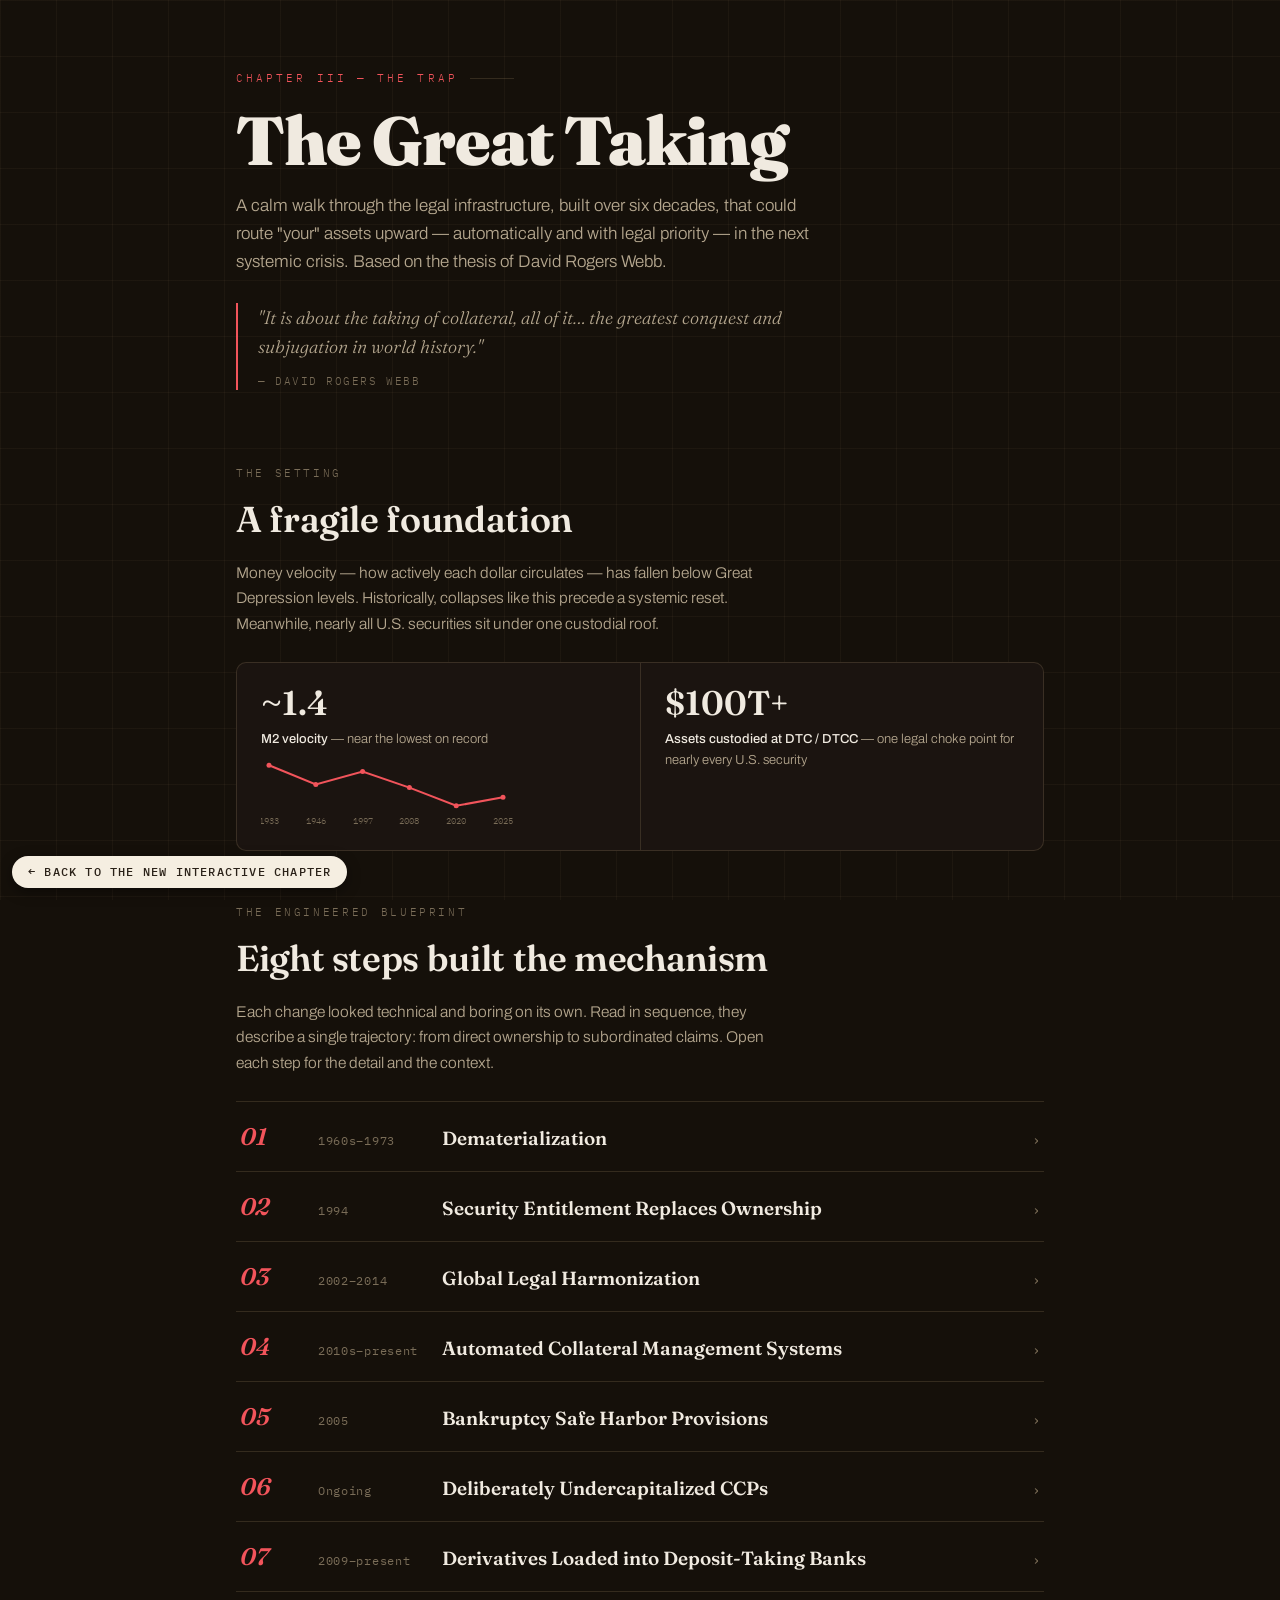
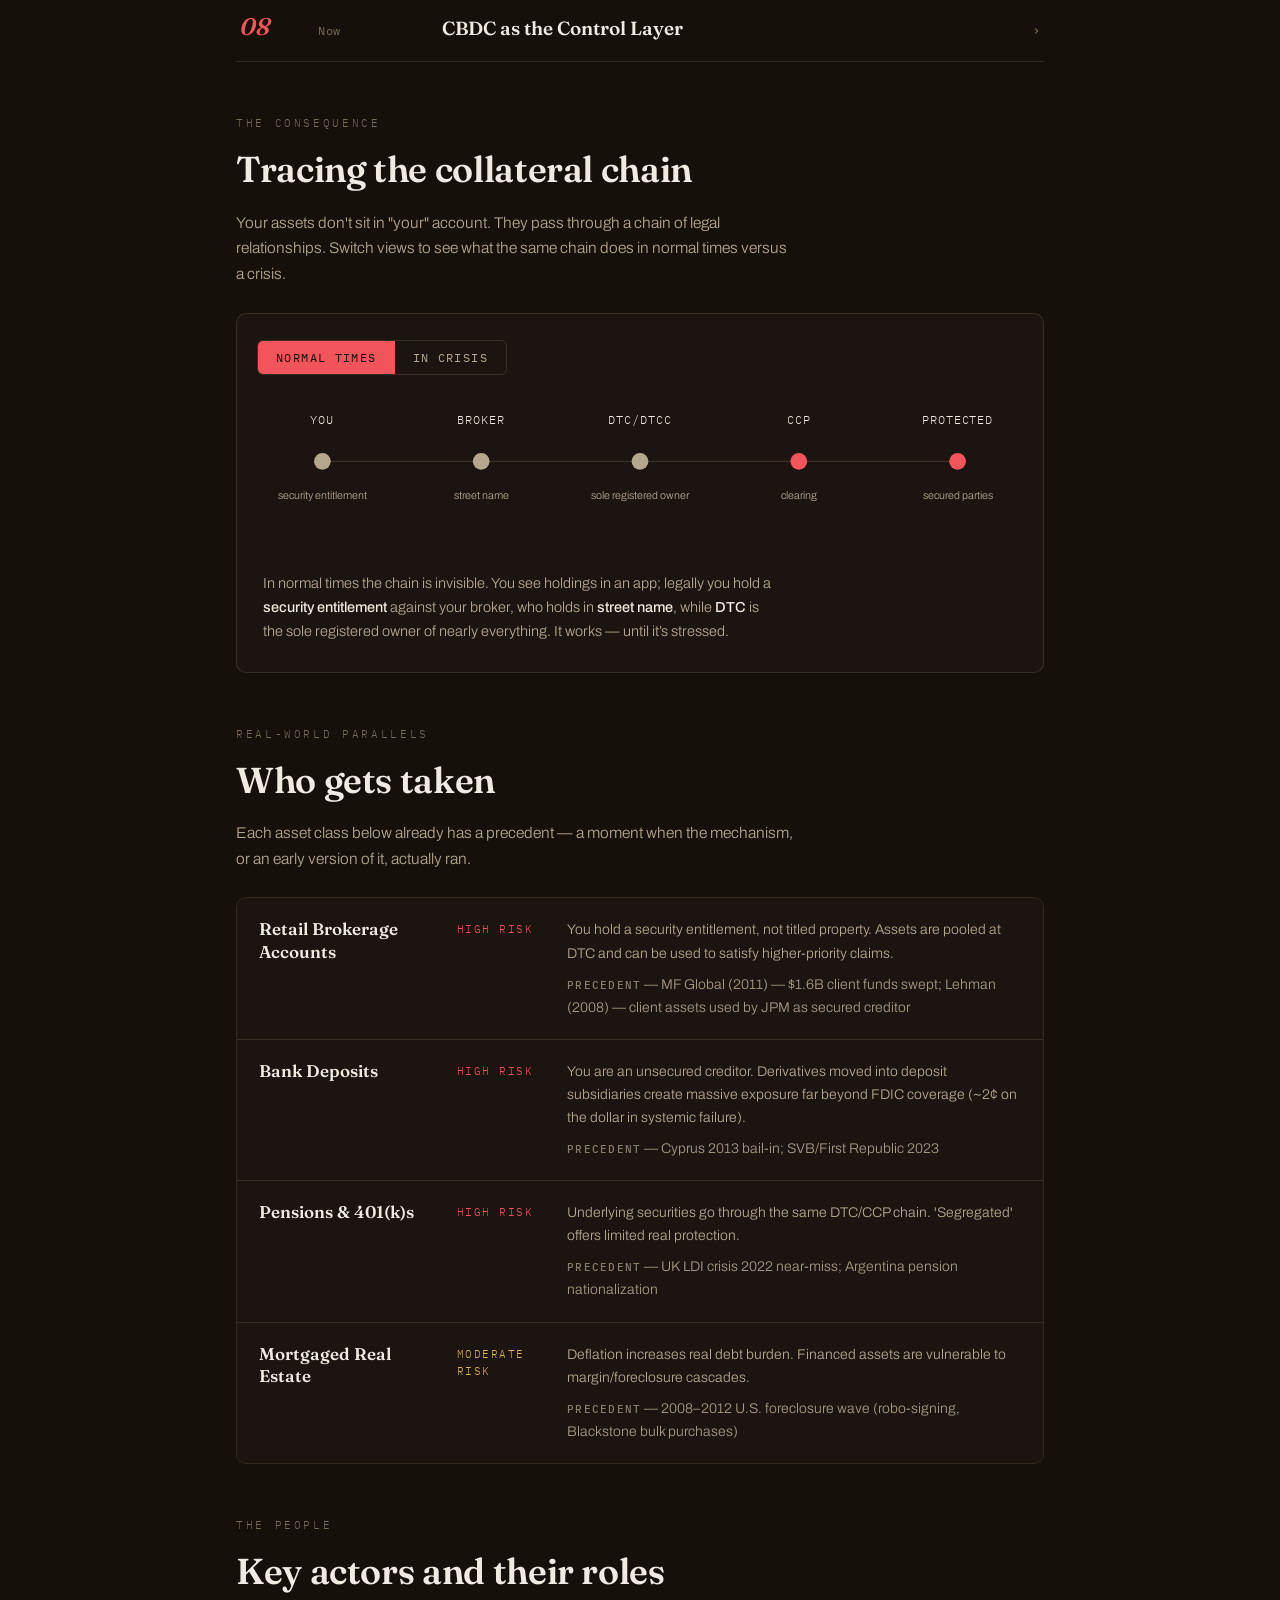
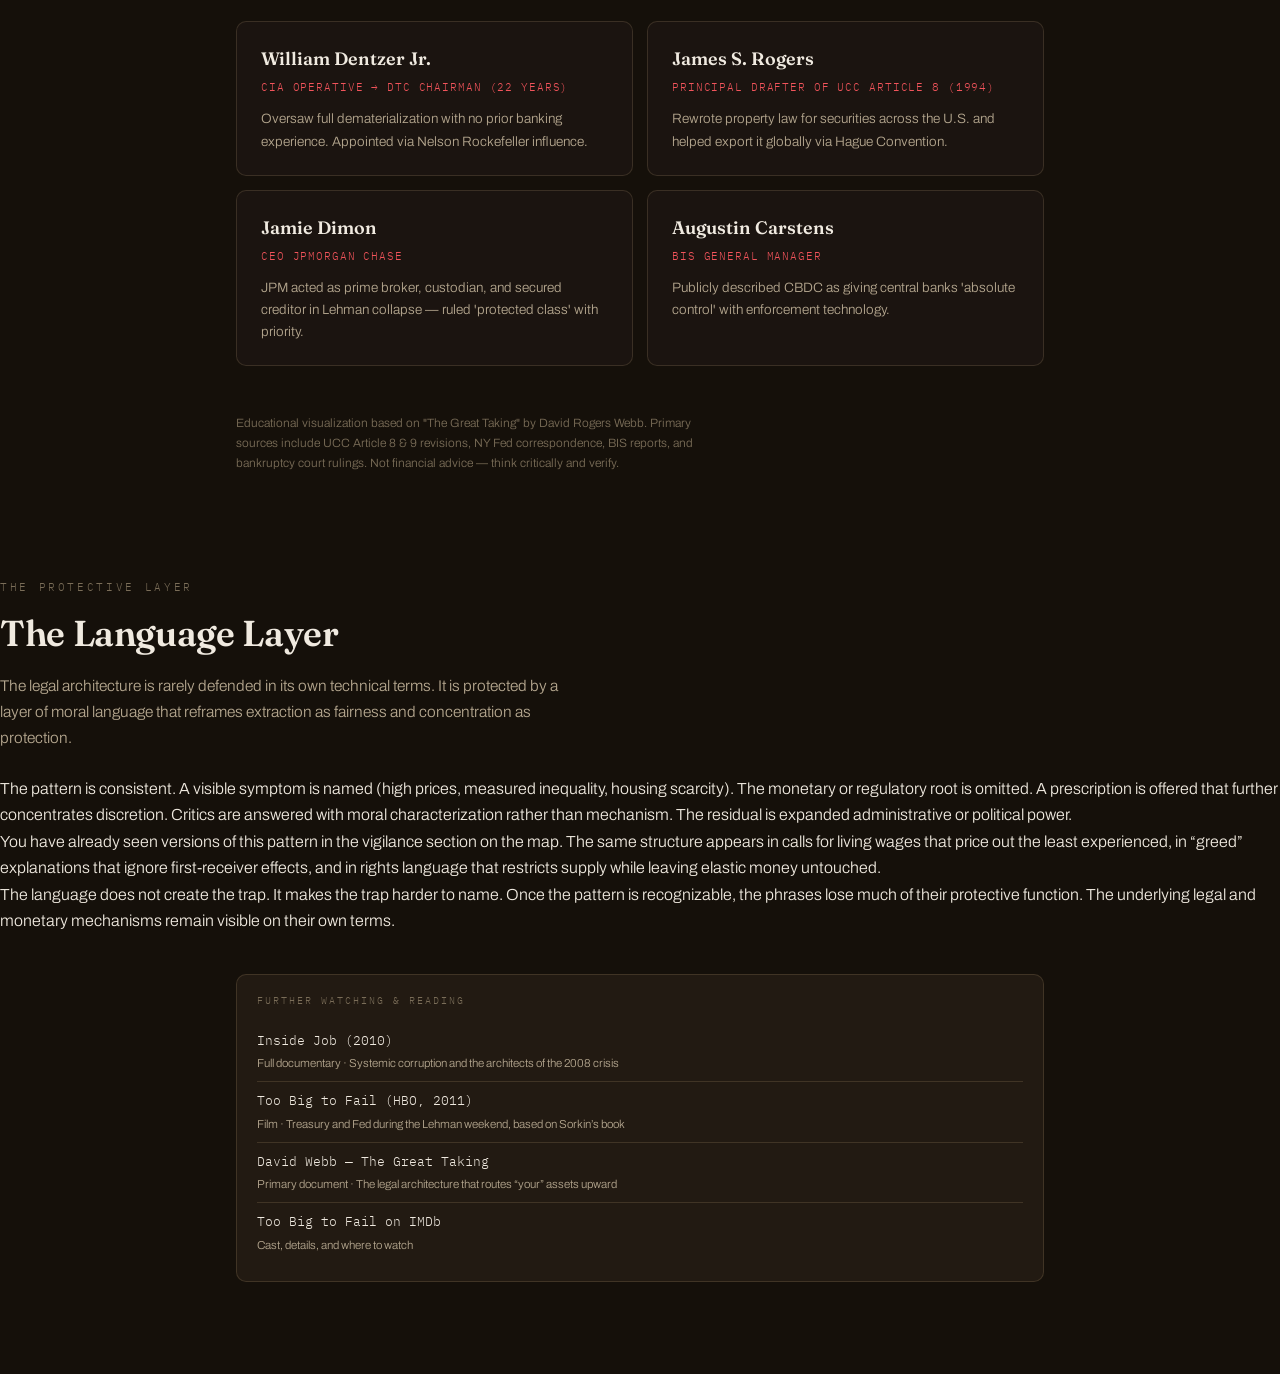
<file: chapters/original/trap.html>
<!DOCTYPE html>
<html lang="en">
<head>
<meta name="robots" content="noindex">
<meta charset="UTF-8">
<meta name="viewport" content="width=device-width, initial-scale=1.0">
<title>Chapter III — The Trap</title>
<link href="https://fonts.googleapis.com/css2?family=Fraunces:ital,opsz,wght@0,9..144,400;0,9..144,600;0,9..144,900;1,9..144,400;1,9..144,600&family=Archivo:wght@300;400;500;600&family=IBM+Plex+Mono:wght@300;400;500&display=swap" rel="stylesheet">
<style>
:root{
  --bg:#15100A; --bg2:#1B1410; --panel:#221A12; --line:rgba(232,203,150,.15);
  --grid:rgba(232,203,150,.045);
  --text:#F0EAE0; --sub:#B5A78F; --faint:#7A6D58;
  --ac:#F2545B; --ac-soft:rgba(242,84,91,.14); --amber:#E0B458;
  --serif:'Fraunces',Georgia,serif; --sans:'Archivo',system-ui,sans-serif; --mono:'IBM Plex Mono',monospace;
}
*{box-sizing:border-box;margin:0;padding:0}
html{scroll-behavior:smooth}
body{background:var(--bg);color:var(--text);font-family:var(--sans);font-weight:300;line-height:1.65;-webkit-font-smoothing:antialiased}
body::before{content:'';position:fixed;inset:0;pointer-events:none;z-index:0;
  background:linear-gradient(var(--grid) 1px,transparent 1px),linear-gradient(90deg,var(--grid) 1px,transparent 1px);
  background-size:56px 56px}
::selection{background:rgba(242,84,91,.3)}
button{font-family:inherit;cursor:pointer}
:focus-visible{outline:2px solid var(--ac);outline-offset:3px;border-radius:2px}
.wrap{position:relative;z-index:1;max-width:860px;margin:0 auto;padding:0 26px}

/* header */
header{padding:64px 0 30px}
.eyebrow{font-family:var(--mono);font-size:11px;letter-spacing:.28em;text-transform:uppercase;color:var(--ac);display:inline-flex;align-items:center;gap:12px}
.eyebrow::after{content:'';width:44px;height:1px;background:var(--line)}
h1{font-family:var(--serif);font-weight:900;font-size:clamp(40px,6.5vw,68px);line-height:1.0;letter-spacing:-.015em;margin:16px 0 18px}
.lede{color:var(--sub);font-size:17px;max-width:60ch}
blockquote{margin:26px 0 0;padding-left:20px;border-left:2px solid var(--ac);font-family:var(--serif);font-style:italic;font-size:18px;color:var(--sub);max-width:52ch}
blockquote footer{font-family:var(--mono);font-style:normal;font-size:11px;letter-spacing:.14em;text-transform:uppercase;color:var(--faint);margin-top:10px}

/* section scaffolding */
section{padding:44px 0 8px}
.sec-eyebrow{font-family:var(--mono);font-size:11px;letter-spacing:.24em;text-transform:uppercase;color:var(--faint);margin-bottom:8px}
h2{font-family:var(--serif);font-weight:600;font-size:clamp(26px,3.6vw,36px);letter-spacing:-.01em;margin-bottom:10px}
.sec-lede{color:var(--sub);font-size:15.5px;max-width:62ch;margin-bottom:26px}

/* context strip */
.ctx{display:flex;gap:0;border:1px solid var(--line);border-radius:10px;background:var(--bg2);overflow:hidden;flex-wrap:wrap}
.ctx>div{padding:22px 24px;flex:1;min-width:200px}
.ctx>div+div{border-left:1px solid var(--line)}
.ctx .big{font-family:var(--serif);font-weight:600;font-size:34px;color:var(--text);line-height:1.1}
.ctx .cap{font-size:13px;color:var(--sub);margin-top:6px}
.ctx .cap b{color:var(--text);font-weight:500}
.spark{display:block;margin-top:4px}
.spark path{fill:none;stroke:var(--ac);stroke-width:2}
.spark circle{fill:var(--ac)}
.spark text{font-family:var(--mono);font-size:9px;fill:var(--faint)}

/* steps accordion */
.step{border-bottom:1px solid var(--line)}
.step:first-of-type{border-top:1px solid var(--line)}
.step-head{
  width:100%;display:grid;grid-template-columns:64px 110px 1fr 26px;gap:14px;align-items:baseline;
  background:none;border:none;color:var(--text);text-align:left;padding:20px 4px;
  transition:background .2s;
}
.step-head:hover{background:rgba(232,203,150,.04)}
.step-num{font-family:var(--serif);font-style:italic;font-weight:600;font-size:24px;color:var(--ac)}
.step-year{font-family:var(--mono);font-size:11.5px;letter-spacing:.06em;color:var(--faint);padding-top:4px}
.step-title{font-family:var(--serif);font-weight:600;font-size:19px;line-height:1.25}
.step-caret{font-family:var(--mono);color:var(--faint);font-size:14px;justify-self:end;transition:transform .25s}
.step.open .step-caret{transform:rotate(90deg)}
.step-body{max-height:0;overflow:hidden;transition:max-height .35s ease}
.step-body-in{padding:0 4px 24px 78px}
.step-body-in p{color:var(--sub);font-size:15px;max-width:60ch}
.step-body-in .ctxnote{margin-top:12px;font-size:13px;color:var(--ac);opacity:.85;max-width:60ch}
@media (max-width:640px){
  .step-head{grid-template-columns:44px 1fr 20px}
  .step-year{display:none}
  .step-body-in{padding-left:4px}
}

/* chain */
.chain-box{border:1px solid var(--line);border-radius:10px;background:var(--bg2);padding:26px 20px 8px}
.mode{display:inline-flex;border:1px solid var(--line);border-radius:6px;overflow:hidden;margin-bottom:6px}
.mode button{
  background:none;border:none;color:var(--sub);font-family:var(--mono);font-size:11.5px;
  letter-spacing:.12em;text-transform:uppercase;padding:9px 18px;transition:background .2s,color .2s;
}
.mode button.on{background:var(--ac);color:var(--bg)}
svg#chain{width:100%;height:auto;display:block}
.ch-rail{stroke:var(--line);stroke-width:1.5}
.ch-flow{stroke:var(--ac);stroke-width:2.5;stroke-dasharray:3 9;opacity:0;transition:opacity .4s}
.crisis .ch-flow{opacity:.9;animation:sweep .9s linear infinite}
@keyframes sweep{to{stroke-dashoffset:-12}}
@media (prefers-reduced-motion:reduce){.crisis .ch-flow{animation:none}}
.cnode circle{transition:fill .4s,stroke .4s,opacity .4s}
.cnode text{transition:opacity .4s}
.cn-name{font-family:var(--mono);font-size:12.5px;letter-spacing:.08em;fill:var(--text)}
.cn-claim{font-family:var(--sans);font-size:11.5px;fill:var(--sub)}
.crisis .dim circle{opacity:.35}
.crisis .dim .cn-name{opacity:.45}
.chain-read{min-height:66px;padding:14px 6px 20px;color:var(--sub);font-size:14.5px;max-width:66ch;transition:opacity .3s}
.chain-read b{color:var(--text);font-weight:500}
.chain-read .red{color:var(--ac)}

/* who gets taken */
.taken{border:1px solid var(--line);border-radius:10px;overflow:hidden}
.taken-row{display:grid;grid-template-columns:180px 92px 1fr;gap:18px;padding:20px 22px;background:var(--bg2)}
.taken-row+.taken-row{border-top:1px solid var(--line)}
.taken-row h3{font-family:var(--serif);font-weight:600;font-size:17px;line-height:1.3}
.risk{font-family:var(--mono);font-size:10.5px;letter-spacing:.14em;text-transform:uppercase;padding-top:3px}
.risk.high{color:var(--ac)} .risk.mod{color:var(--amber)}
.taken-row p{color:var(--sub);font-size:14px}
.prec{margin-top:8px;font-size:12.5px;color:var(--amber);opacity:.9}
.prec b{font-weight:500;font-family:var(--mono);font-size:10.5px;letter-spacing:.12em;text-transform:uppercase;opacity:.8}
@media (max-width:680px){.taken-row{grid-template-columns:1fr;gap:6px}}

/* actors */
.actors{display:grid;grid-template-columns:1fr 1fr;gap:14px}
.actor{border:1px solid var(--line);border-radius:10px;background:var(--bg2);padding:22px 24px}
.actor h3{font-family:var(--serif);font-weight:600;font-size:18px}
.actor .role{font-family:var(--mono);font-size:11px;letter-spacing:.08em;color:var(--ac);margin:4px 0 12px;text-transform:uppercase}
.actor p{color:var(--sub);font-size:13.5px}
@media (max-width:680px){.actors{grid-template-columns:1fr}}

.srcnote{padding:40px 0 60px;color:var(--faint);font-size:12px;max-width:66ch}

/* ===== neat resource / video block ===== */
.res-block{
  margin: 36px 0 20px;
  padding: 18px 20px;
  background: var(--panel, #221A12);
  border: 1px solid var(--line, rgba(232,203,150,.15));
  border-radius: 10px;
}
.res-block .res-label{
  font-family: var(--mono, 'IBM Plex Mono', monospace);
  font-size: 10px;
  letter-spacing: .2em;
  text-transform: uppercase;
  color: var(--faint, #7A6D58);
  margin-bottom: 12px;
}
.res-block a{
  display: block;
  color: var(--text, #F0EAE0);
  text-decoration: none;
  font-family: var(--mono, 'IBM Plex Mono', monospace);
  font-size: 13px;
  padding: 8px 0;
  border-bottom: 1px solid var(--line, rgba(232,203,150,.1));
  transition: color .2s;
}
.res-block a:last-child{ border-bottom: none; }
.res-block a:hover{ color: var(--ac, #E0B458); }
.res-block a .res-meta{
  display: block;
  font-size: 11.5px;
  color: var(--sub, #B5A78F);
  margin-top: 3px;
  font-family: var(--sans, system-ui, sans-serif);
  font-weight: 300;
  letter-spacing: 0;
  text-transform: none;
}

</style>
<style>/* hub fix: keep the closing note + resources inside the page column */
.hub-tail{position:relative;z-index:1;max-width:860px;margin:0 auto;padding:0 26px 72px;box-sizing:border-box}
.hub-tail>p{color:var(--sub,#B5A78F);font-size:15.5px;line-height:1.75;max-width:68ch;margin:40px 0 0}
.hub-tail .res-block{margin-top:32px}
</style>
</head>
<body>
<a href="../trap.html" style="position:fixed;z-index:99999;left:12px;bottom:12px;background:#F5EEE1;color:#2A2118;font:500 12px/1 'IBM Plex Mono',monospace;letter-spacing:.1em;text-transform:uppercase;text-decoration:none;padding:10px 16px;border-radius:999px;box-shadow:0 4px 14px rgba(0,0,0,.4)">← Back to the new interactive chapter</a>
<script>addEventListener('message',function(e){if(e.data&&e.data.hubOpen)location.href=e.data.hubOpen+'.html'});</script>
<div class="wrap">

<header>
  <span class="eyebrow">Chapter III — The Trap</span>
  <h1>The Great Taking</h1>
  <p class="lede">A calm walk through the legal infrastructure, built over six decades, that could route "your" assets upward — automatically and with legal priority — in the next systemic crisis. Based on the thesis of David Rogers Webb.</p>
  <blockquote>
    "It is about the taking of collateral, all of it… the greatest conquest and subjugation in world history."
    <footer>— David Rogers Webb</footer>
  </blockquote>
</header>

<section id="context">
  <div class="sec-eyebrow">The setting</div>
  <h2>A fragile foundation</h2>
  <p class="sec-lede">Money velocity — how actively each dollar circulates — has fallen below Great Depression levels. Historically, collapses like this precede a systemic reset. Meanwhile, nearly all U.S. securities sit under one custodial roof.</p>
  <div class="ctx">
    <div>
      <div class="big">~1.4</div>
      <div class="cap"><b>M2 velocity</b> — near the lowest on record</div>
      <svg class="spark" viewBox="0 0 260 74" width="260" height="74" aria-label="Velocity of money, 1933 to 2025">
        <path id="spark-path" d=""/>
        <g id="spark-pts"></g>
      </svg>
    </div>
    <div>
      <div class="big">$100T+</div>
      <div class="cap"><b>Assets custodied at DTC / DTCC</b> — one legal choke point for nearly every U.S. security</div>
    </div>
  </div>
</section>

<section id="mechanism">
  <div class="sec-eyebrow">The engineered blueprint</div>
  <h2>Eight steps built the mechanism</h2>
  <p class="sec-lede">Each change looked technical and boring on its own. Read in sequence, they describe a single trajectory: from direct ownership to subordinated claims. Open each step for the detail and the context.</p>
  <div id="steps"></div>
</section>

<section id="chain">
  <div class="sec-eyebrow">The consequence</div>
  <h2>Tracing the collateral chain</h2>
  <p class="sec-lede">Your assets don't sit in "your" account. They pass through a chain of legal relationships. Switch views to see what the same chain does in normal times versus a crisis.</p>
  <div class="chain-box" id="chain-box">
    <div class="mode" role="group" aria-label="Chain view mode">
      <button id="m-normal" class="on">Normal times</button>
      <button id="m-crisis">In crisis</button>
    </div>
    <svg id="chain" viewBox="0 0 820 190" aria-label="Collateral chain from investor to protected institutions">
      <line class="ch-rail" x1="70" y1="86" x2="750" y2="86"/>
      <line class="ch-flow" x1="70" y1="86" x2="750" y2="86"/>
      <g id="chain-nodes"></g>
    </svg>
    <p class="chain-read" id="chain-read"></p>
  </div>
</section>

<section id="taken">
  <div class="sec-eyebrow">Real-world parallels</div>
  <h2>Who gets taken</h2>
  <p class="sec-lede">Each asset class below already has a precedent — a moment when the mechanism, or an early version of it, actually ran.</p>
  <div class="taken" id="taken-list"></div>
</section>

<section id="actors">
  <div class="sec-eyebrow">The people</div>
  <h2>Key actors and their roles</h2>
  <div class="actors" id="actors-grid" style="margin-top:20px"></div>
</section>

<p class="srcnote">Educational visualization based on "The Great Taking" by David Rogers Webb. Primary sources include UCC Article 8 &amp; 9 revisions, NY Fed correspondence, BIS reports, and bankruptcy court rulings. Not financial advice — think critically and verify.</p>

</div>

<script>
const steps = [
    {num:"01", year:"1960s–1973", title:"Dematerialization", detail:"Physical stock certificates were phased out and replaced with electronic book-entry records held centrally by the Depository Trust Company (DTC). This removed direct ownership proof for investors.", context:"Led by William Dentzer Jr. (CIA background, appointed by Nelson Rockefeller). Investors now hold claims against intermediaries instead of direct title."},
    {num:"02", year:"1994", title:"Security Entitlement Replaces Ownership", detail:"Uniform Commercial Code (UCC) Articles 8 & 9 were rewritten in all 50 U.S. states. 'Ownership' of securities became a 'security entitlement' — a contractual right, not property.", context:"Drafted by a very small group of experts. This change subordinated investor claims to those of secured creditors in insolvency."},
    {num:"03", year:"2002–2014", title:"Global Legal Harmonization", detail:"The U.S. model spread worldwide via the Hague Securities Convention, EU Financial Collateral Directive, and Central Securities Depositories Regulation (CSDR).", context:"Even countries with strong property rights traditions (e.g., Sweden, Finland) adjusted laws, often through obscure cross-references."},
    {num:"04", year:"2010s–present", title:"Automated Collateral Management Systems", detail:"Central clearing parties (CCPs) and international central securities depositories (ICSDs like Euroclear, Clearstream) gained real-time visibility and automated sweeping capabilities for collateral.", context:"In stress, collateral moves 'free of payment' to meet margin calls at CCP level."},
    {num:"05", year:"2005", title:"Bankruptcy Safe Harbor Provisions", detail:"U.S. Bankruptcy Code amended (BAPCPA) to protect transfers of securities and derivatives to 'protected' counterparties from being clawed back as fraudulent conveyances.", context:"Only large financial institutions qualify. Client assets can be moved without challenge."},
    {num:"06", year:"Ongoing", title:"Deliberately Undercapitalized CCPs", detail:"DTCC (which clears nearly all U.S. trades) holds limited equity relative to the trillions in securities it custodians. New CCPs can be pre-positioned.", context:"The design allows failure and orderly transfer of collateral to surviving secured parties."},
    {num:"07", year:"2009–present", title:"Derivatives Loaded into Deposit-Taking Banks", detail:"Major banks (JPMorgan, Bank of America) moved tens of trillions in derivatives into their FDIC-insured retail banking subsidiaries with regulatory approval.", context:"In failure, FDIC insurance is tiny compared to exposure. Derivatives have super-priority."},
    {num:"08", year:"Now", title:"CBDC as the Control Layer", detail:"Over 137 countries (representing ~98% of global GDP) are exploring or piloting Central Bank Digital Currencies.", context:"BIS has stated CBDC gives central banks 'absolute control' over rules and enforcement technology."}
];

const scenariosData = [
    {risk:"High", title:"Retail Brokerage Accounts", parallel:"MF Global (2011) — $1.6B client funds swept; Lehman (2008) — client assets used by JPM as secured creditor", desc:"You hold a security entitlement, not titled property. Assets are pooled at DTC and can be used to satisfy higher-priority claims."},
    {risk:"High", title:"Bank Deposits", parallel:"Cyprus 2013 bail-in; SVB/First Republic 2023", desc:"You are an unsecured creditor. Derivatives moved into deposit subsidiaries create massive exposure far beyond FDIC coverage (~2¢ on the dollar in systemic failure)."},
    {risk:"High", title:"Pensions & 401(k)s", parallel:"UK LDI crisis 2022 near-miss; Argentina pension nationalization", desc:"Underlying securities go through the same DTC/CCP chain. 'Segregated' offers limited real protection."},
    {risk:"Moderate", title:"Mortgaged Real Estate", parallel:"2008–2012 U.S. foreclosure wave (robo-signing, Blackstone bulk purchases)", desc:"Deflation increases real debt burden. Financed assets are vulnerable to margin/foreclosure cascades."}
];

const actorsData = [
    {name:"William Dentzer Jr.", role:"CIA operative → DTC Chairman (22 years)", context:"Oversaw full dematerialization with no prior banking experience. Appointed via Nelson Rockefeller influence."},
    {name:"James S. Rogers", role:"Principal drafter of UCC Article 8 (1994)", context:"Rewrote property law for securities across the U.S. and helped export it globally via Hague Convention."},
    {name:"Jamie Dimon", role:"CEO JPMorgan Chase", context:"JPM acted as prime broker, custodian, and secured creditor in Lehman collapse — ruled 'protected class' with priority."},
    {name:"Augustin Carstens", role:"BIS General Manager", context:"Publicly described CBDC as giving central banks 'absolute control' with enforcement technology."}
];

/* velocity sparkline */
(function(){
  const labels=['1933','1946','1997','2008','2020','2025'];
  const data=[2.4,1.8,2.2,1.7,1.13,1.4];
  const W=250,H=48,T=8,min=1.0,max=2.5;
  const pts=data.map((v,i)=>[8+i*(W-16)/(data.length-1), T+(1-(v-min)/(max-min))*H]);
  document.getElementById('spark-path').setAttribute('d','M'+pts.map(p=>p[0].toFixed(1)+','+p[1].toFixed(1)).join(' L'));
  const g=document.getElementById('spark-pts');
  pts.forEach((p,i)=>{
    g.innerHTML+=`<circle cx="${p[0]}" cy="${p[1]}" r="2.5"/><text x="${p[0]}" y="70" text-anchor="middle">${labels[i]}</text>`;
  });
})();

/* steps accordion */
const stepsEl=document.getElementById('steps');
steps.forEach((s,i)=>{
  const d=document.createElement('div');
  d.className='step';
  d.innerHTML=`
    <button class="step-head" aria-expanded="false">
      <span class="step-num">${s.num}</span>
      <span class="step-year">${s.year}</span>
      <span class="step-title">${s.title}</span>
      <span class="step-caret">›</span>
    </button>
    <div class="step-body"><div class="step-body-in">
      <p>${s.detail}</p>
      <p class="ctxnote">${s.context}</p>
    </div></div>`;
  const head=d.querySelector('.step-head'), body=d.querySelector('.step-body');
  head.addEventListener('click',()=>{
    const open=d.classList.toggle('open');
    head.setAttribute('aria-expanded',open);
    body.style.maxHeight=open?body.scrollHeight+'px':0;
  });
  stepsEl.appendChild(d);
});

/* collateral chain */
const CHAIN=[
  {name:'You',      normal:'security entitlement', crisis:'claim subordinated', dim:true,  x:70},
  {name:'Broker',   normal:'street name',          crisis:'claim subordinated', dim:true,  x:240},
  {name:'DTC/DTCC', normal:'sole registered owner',crisis:'collateral pooled',  dim:true,  x:410},
  {name:'CCP',      normal:'clearing',             crisis:'priority claims',    dim:false, x:580},
  {name:'Protected',normal:'secured parties',      crisis:'JPM · Goldman · BIS',dim:false, x:750},
];
const READ={
  normal:'In normal times the chain is invisible. You see holdings in an app; legally you hold a <b>security entitlement</b> against your broker, who holds in <b>street name</b>, while <b>DTC</b> is the sole registered owner of nearly everything. It works — until it\u2019s stressed.',
  crisis:'In a crisis the arrows turn on. Collateral sweeps <span class="red">upward, automatically and with legal priority</span>: entitlement holders become unsecured creditors, while CCPs and the <b>protected class</b> of secured parties take first — a hierarchy written into law decades in advance.'
};
const cn=document.getElementById('chain-nodes');
CHAIN.forEach(c=>{
  const g=document.createElementNS('http://www.w3.org/2000/svg','g');
  g.setAttribute('class','cnode'+(c.dim?' dim-t':''));
  g.dataset.dim=c.dim?'1':'0';
  g.innerHTML=`
    <circle cx="${c.x}" cy="86" r="9" fill="${c.dim?'#B5A78F':'#F2545B'}"/>
    <text class="cn-name" x="${c.x}" y="46" text-anchor="middle">${c.name.toUpperCase()}</text>
    <text class="cn-claim" x="${c.x}" y="126" text-anchor="middle">${c.normal}</text>`;
  cn.appendChild(g);
});
const box=document.getElementById('chain-box'), read=document.getElementById('chain-read');
const bN=document.getElementById('m-normal'), bC=document.getElementById('m-crisis');
function setMode(crisis){
  box.classList.toggle('crisis',crisis);
  bN.classList.toggle('on',!crisis); bC.classList.toggle('on',crisis);
  read.innerHTML=crisis?READ.crisis:READ.normal;
  document.querySelectorAll('.cnode').forEach((g,i)=>{
    const c=CHAIN[i];
    g.classList.toggle('dim', crisis && c.dim);
    g.querySelector('.cn-claim').textContent=crisis?c.crisis:c.normal;
    g.querySelector('circle').setAttribute('fill', crisis ? (c.dim?'#7A6D58':'#F2545B') : (c.dim?'#B5A78F':'#F2545B'));
  });
}
bN.addEventListener('click',()=>setMode(false));
bC.addEventListener('click',()=>setMode(true));
setMode(false);

/* who gets taken */
const tl=document.getElementById('taken-list');
scenariosData.forEach(sc=>{
  const high=sc.risk.includes('High');
  const r=document.createElement('div');
  r.className='taken-row';
  r.innerHTML=`
    <h3>${sc.title}</h3>
    <span class="risk ${high?'high':'mod'}">${sc.risk} risk</span>
    <div><p>${sc.desc}</p><p class="prec"><b>Precedent</b> — ${sc.parallel}</p></div>`;
  tl.appendChild(r);
});

/* actors */
const ag=document.getElementById('actors-grid');
actorsData.forEach(a=>{
  const d=document.createElement('div');
  d.className='actor';
  d.innerHTML=`<h3>${a.name}</h3><div class="role">${a.role}</div><p>${a.context}</p>`;
  ag.appendChild(d);
});
</script>



<section>
  <div class="sec-eyebrow">The protective layer</div>
  <h2>The Language Layer</h2>
  <p class="sec-lede">The legal architecture is rarely defended in its own technical terms. It is protected by a layer of moral language that reframes extraction as fairness and concentration as protection.</p>
  <p>The pattern is consistent. A visible symptom is named (high prices, measured inequality, housing scarcity). The monetary or regulatory root is omitted. A prescription is offered that further concentrates discretion. Critics are answered with moral characterization rather than mechanism. The residual is expanded administrative or political power.</p>
  <p>You have already seen versions of this pattern in the vigilance section on the map. The same structure appears in calls for living wages that price out the least experienced, in “greed” explanations that ignore first-receiver effects, and in rights language that restricts supply while leaving elastic money untouched.</p>
  <p>The language does not create the trap. It makes the trap harder to name. Once the pattern is recognizable, the phrases lose much of their protective function. The underlying legal and monetary mechanisms remain visible on their own terms.</p>
</section>

<div class="hub-tail">
<div class="res-block">
  <div class="res-label">Further watching & reading</div>
  <a href="https://youtu.be/T2IaJwkqgPk" target="_blank" rel="noopener">Inside Job (2010)<span class="res-meta">Full documentary · Systemic corruption and the architects of the 2008 crisis</span></a>
  <a href="https://en.wikipedia.org/wiki/Too_Big_to_Fail_(film)" target="_blank" rel="noopener">Too Big to Fail (HBO, 2011)<span class="res-meta">Film · Treasury and Fed during the Lehman weekend, based on Sorkin’s book</span></a>
  <a href="https://www.thegreattaking.com/" target="_blank" rel="noopener">David Webb — The Great Taking<span class="res-meta">Primary document · The legal architecture that routes “your” assets upward</span></a>
  <a href="https://www.imdb.com/title/tt1742683/" target="_blank" rel="noopener">Too Big to Fail on IMDb<span class="res-meta">Cast, details, and where to watch</span></a>
</div>
</div>
</body>
</html>
</file>
